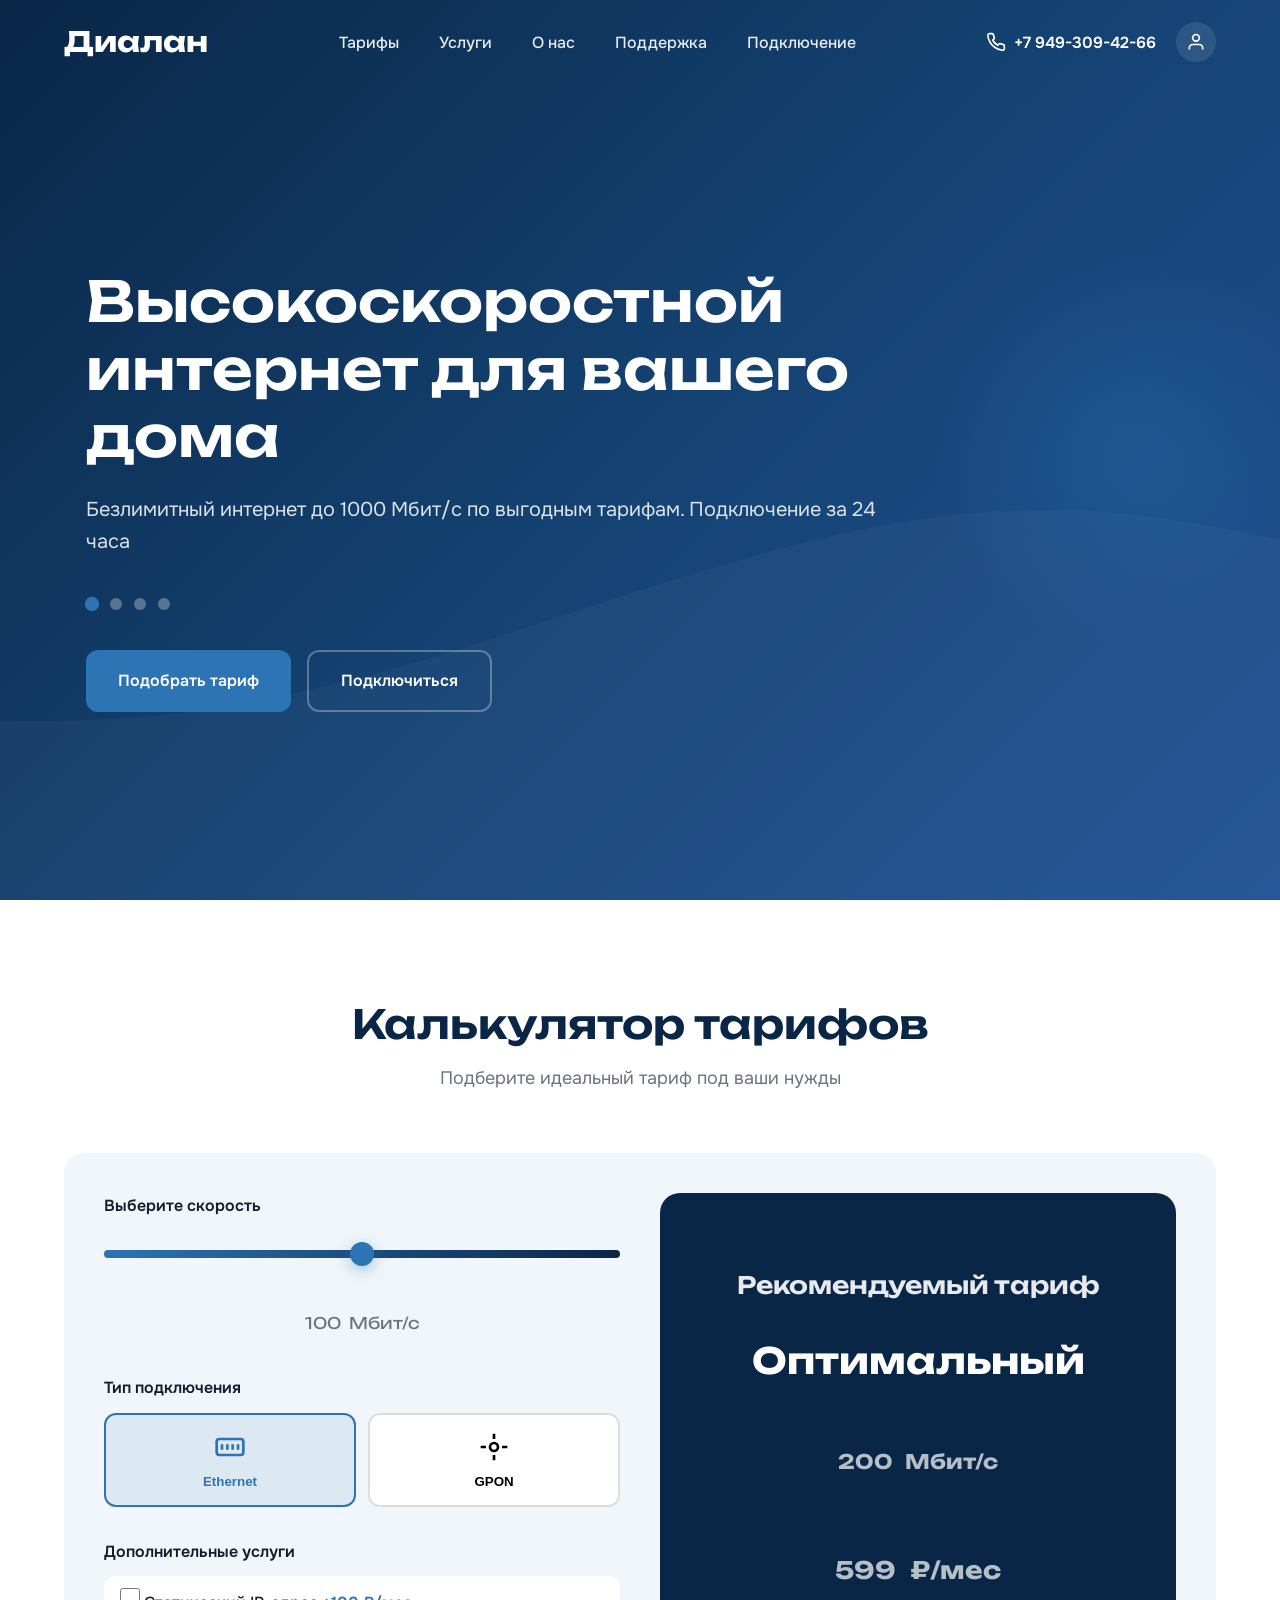
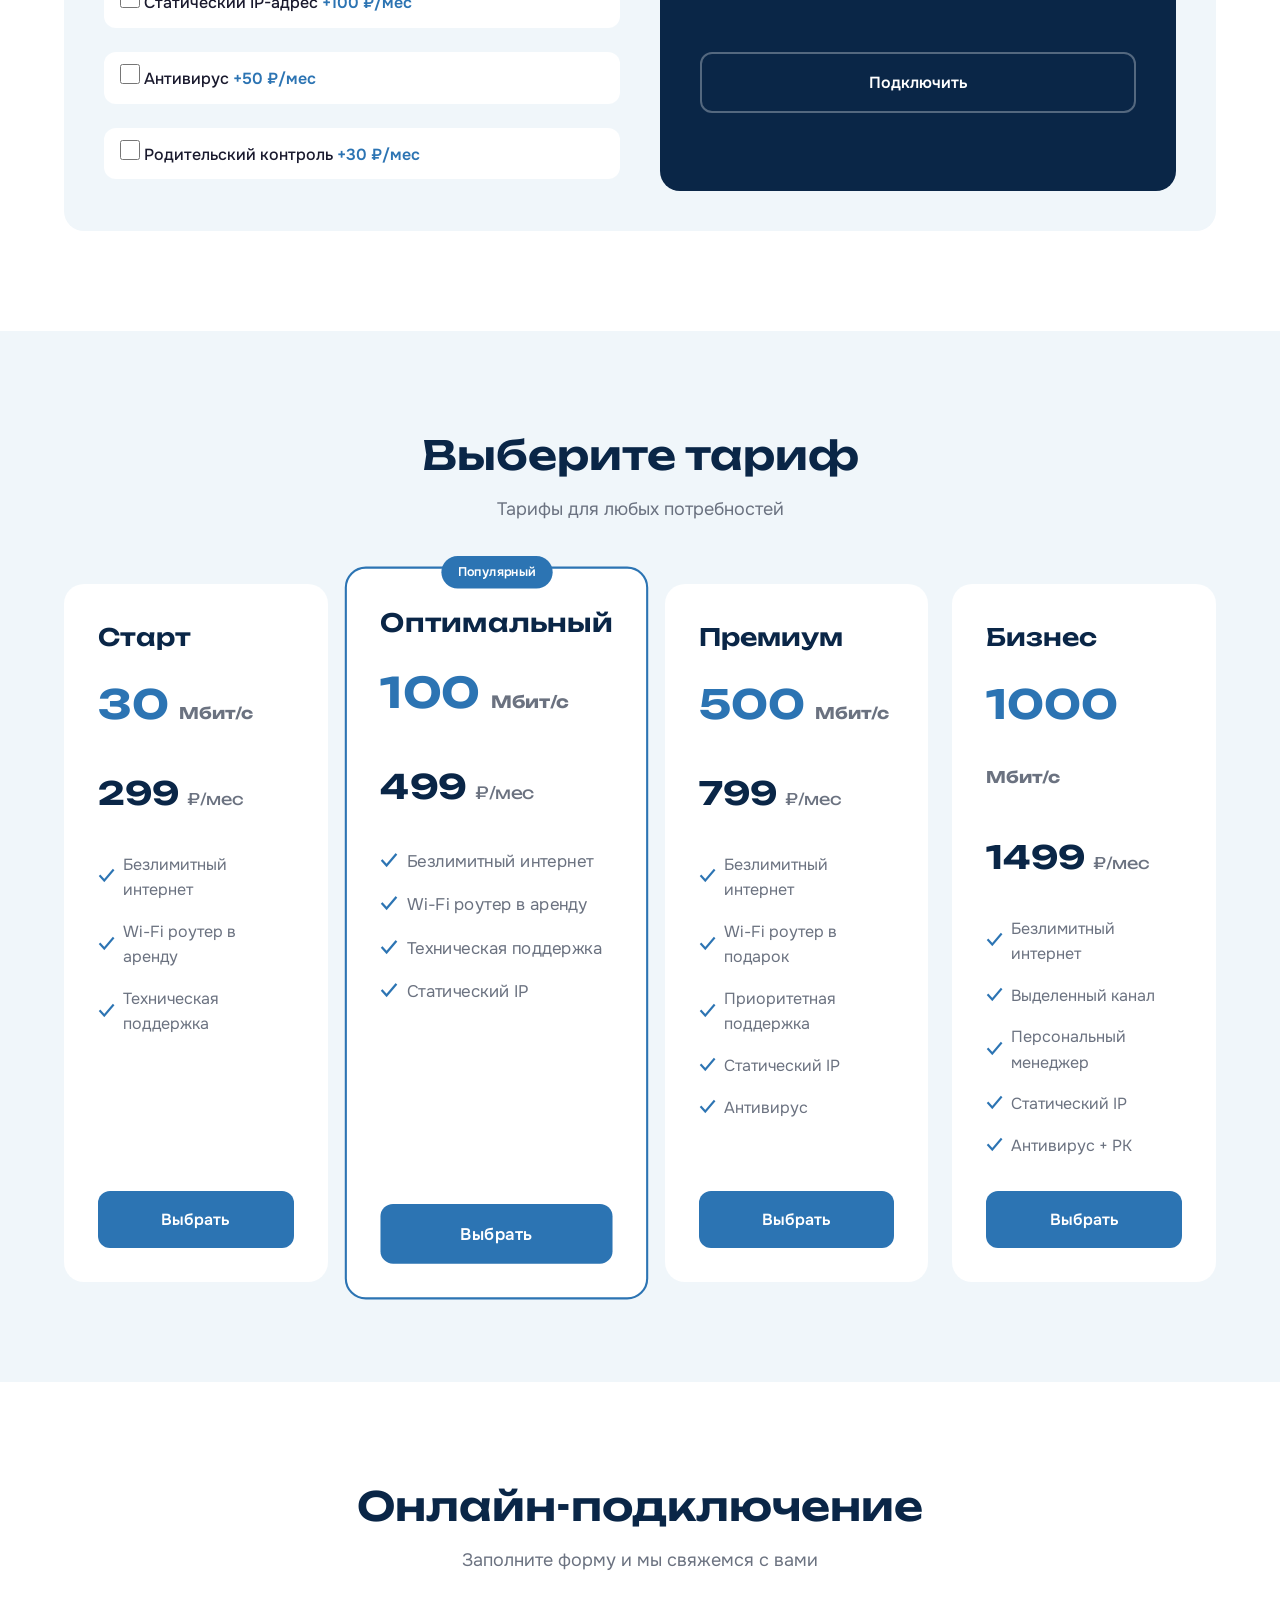
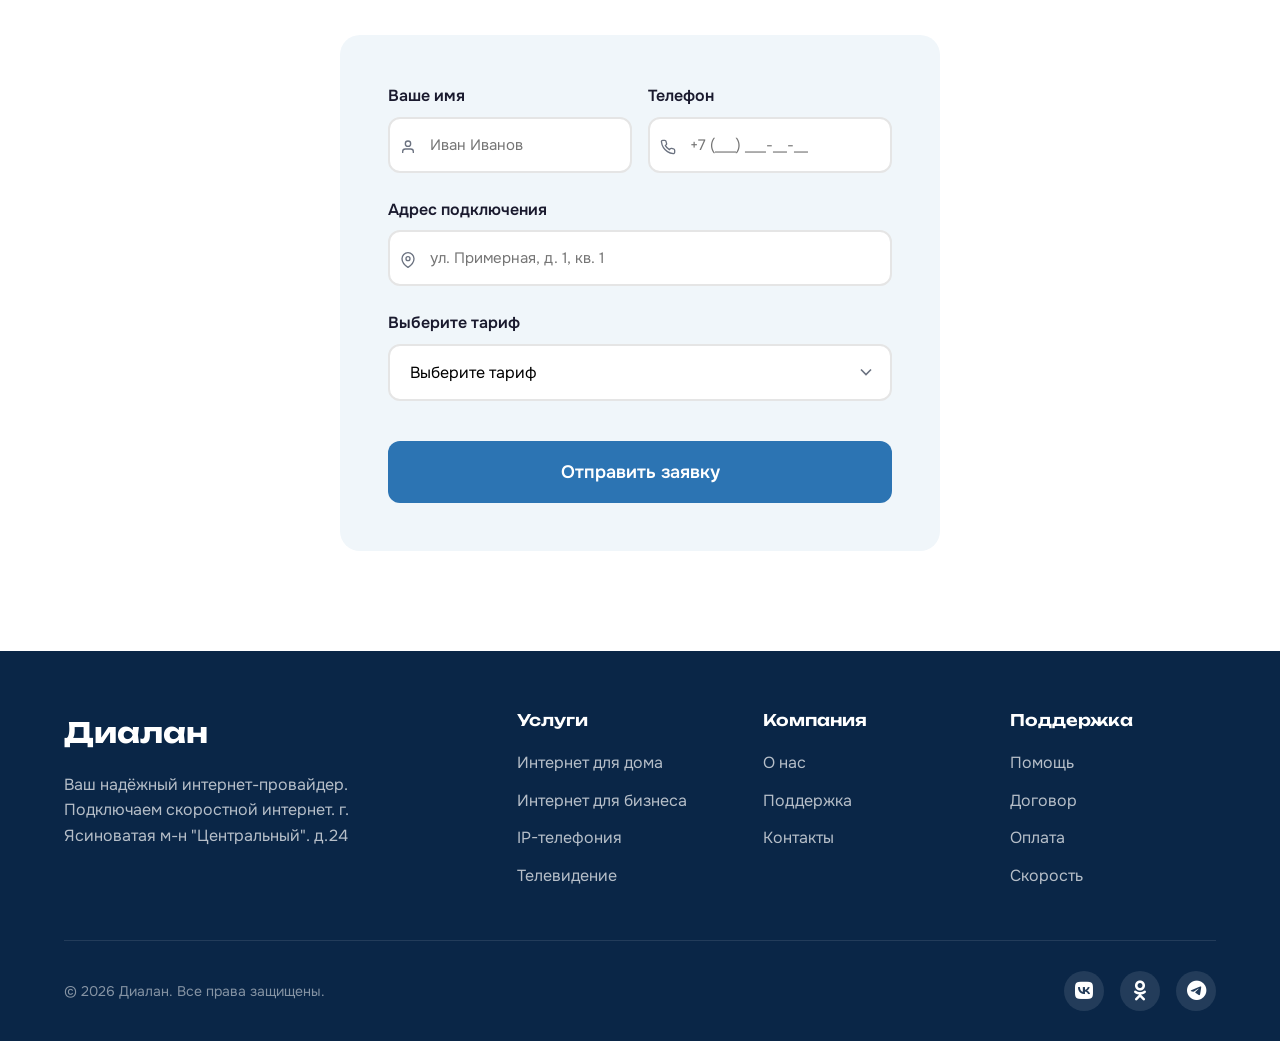
<file: index.html>
<!DOCTYPE html>
<html lang="ru">
<head>
    <meta charset="UTF-8">
    <meta name="viewport" content="width=device-width, initial-scale=1.0">
    <title>Диалан - Интернет провайдер</title>
    <link rel="preconnect" href="https://fonts.googleapis.com">
    <link rel="preconnect" href="https://fonts.gstatic.com" crossorigin>
    <link href="https://fonts.googleapis.com/css2?family=Onest:wght@400;500;600;700&family=Unbounded:wght@400;500;600;700&display=swap" rel="stylesheet">
    <link rel="stylesheet" href="https://cdnjs.cloudflare.com/ajax/libs/font-awesome/6.5.1/css/all.min.css">
    <link rel="stylesheet" href="styles.css">
</head>
<body>
    <header>
        <div class="container">
            <a href="#" class="logo">Диалан</a>
            <nav>
                <a href="index.html#tariffs">Тарифы</a>
                <a href="services.html">Услуги</a>
                <a href="about.html">О нас</a>
                <a href="support.html">Поддержка</a>
                <a href="index.html#connection">Подключение</a>
            </nav>
            <div class="header-right">
                <a href="tel:+79493094266" class="phone">
                    <svg viewBox="0 0 24 24" fill="none" stroke="currentColor" stroke-width="2">
                        <path d="M22 16.92v3a2 2 0 0 1-2.18 2 19.79 19.79 0 0 1-8.63-3.07 19.5 19.5 0 0 1-6-6 19.79 19.79 0 0 1-3.07-8.67A2 2 0 0 1 4.11 2h3a2 2 0 0 1 2 1.72 12.84 12.84 0 0 0 .7 2.81 2 2 0 0 1-.45 2.11L8.09 9.91a16 16 0 0 0 6 6l1.27-1.27a2 2 0 0 1 2.11-.45 12.84 12.84 0 0 0 2.81.7A2 2 0 0 1 22 16.92z"/>
                    </svg>
                    +7 949-309-42-66
                </a>
                <a href="lk.html" class="user-btn">
                    <svg viewBox="0 0 24 24" fill="none" stroke="currentColor" stroke-width="2">
                        <path d="M20 21v-2a4 4 0 0 0-4-4H8a4 4 0 0 0-4 4v2"/>
                        <circle cx="12" cy="7" r="4"/>
                    </svg>
                </a>
            </div>
        </div>
    </header>

    <section class="hero">
        <div class="hero-content">
            <div class="hero-slider">
                <div class="hero-slide active">
                    <h1>Высокоскоростной интернет для вашего дома</h1>
                    <p>Безлимитный интернет до 1000 Мбит/с по выгодным тарифам. Подключение за 24 часа</p>
                </div>
                <div class="hero-slide">
                    <h1>Интернет для геймеров</h1>
                    <p>Стабильный пинг и высокая скорость для онлайн-игр без лагов</p>
                </div>
                <div class="hero-slide">
                    <h1>Работайте из дома без проблем</h1>
                    <p>Надёжное соединение для видеоконференций и удалённой работы</p>
                </div>
                <div class="hero-slide">
                    <h1>Семейный интернет</h1>
                    <p>Безлимит для всех: кино, игры, учёба - всё одновременно</p>
                </div>
            </div>
            <div class="slider-dots">
                <span class="slider-dot active" data-slide="0"></span>
                <span class="slider-dot" data-slide="1"></span>
                <span class="slider-dot" data-slide="2"></span>
                <span class="slider-dot" data-slide="3"></span>
            </div>
            <div class="hero-buttons">
                <a href="#calculator" class="btn btn-primary">Подобрать тариф</a>
                <a href="#connection" class="btn btn-secondary">Подключиться</a>
            </div>
        </div>
        <div class="hero-visual"></div>
    </section>

    <section class="calculator" id="calculator">
        <div class="container">
            <div class="section-header">
                <h2>Калькулятор тарифов</h2>
                <p>Подберите идеальный тариф под ваши нужды</p>
            </div>
            <div class="calculator-wrapper">
                <div class="calc-controls">
                    <div class="calc-group">
                        <label>Выберите скорость</label>
                        <div class="slider-container">
                            <input type="range" class="slider" id="speedSlider" min="0" max="6" value="3">
                        </div>
                        <div class="slider-value"><span id="speedValue">100</span> <span>Мбит/с</span></div>
                    </div>
                    <div class="calc-group">
                        <label>Тип подключения</label>
                        <div class="connection-type">
                            <button class="type-btn active" data-type="ethernet">
                                <svg viewBox="0 0 24 24" fill="none" stroke="currentColor" stroke-width="2">
                                    <rect x="2" y="6" width="20" height="12" rx="2"/>
                                    <path d="M6 10v4M10 10v4M14 10v4M18 10v4"/>
                                </svg>
                                <span>Ethernet</span>
                            </button>
                            <button class="type-btn" data-type="gpon">
                                <svg viewBox="0 0 24 24" fill="none" stroke="currentColor" stroke-width="2">
                                    <circle cx="12" cy="12" r="3"/>
                                    <path d="M12 2v4M12 18v4M2 12h4M18 12h4"/>
                                </svg>
                                <span>GPON</span>
                            </button>
                        </div>
                    </div>
                    <div class="calc-group">
                        <label>Дополнительные услуги</label>
                        <div class="add-services">
                            <label class="checkbox-item">
                                <input type="checkbox" id="staticIp" value="100">
                                <span>Статический IP-адрес</span>
                                <span class="price">+100 ₽/мес</span>
                            </label>
                            <label class="checkbox-item">
                                <input type="checkbox" id="antivirus" value="50">
                                <span>Антивирус</span>
                                <span class="price">+50 ₽/мес</span>
                            </label>
                            <label class="checkbox-item">
                                <input type="checkbox" id="parentControl" value="30">
                                <span>Родительский контроль</span>
                                <span class="price">+30 ₽/мес</span>
                            </label>
                        </div>
                    </div>
                </div>
                <div class="calc-result">
                    <h3>Рекомендуемый тариф</h3>
                    <div class="recommended-tariff" id="recommendedTariff">Оптимальный</div>
                    <div class="tariff-speed"><span id="resultSpeed">100</span> <span>Мбит/с</span></div>
                    <div class="total-price"><span id="totalPrice">599</span> <span>₽/мес</span></div>
                    <a href="#connection" class="btn btn-secondary" onclick="selectTariff()">Подключить</a>
                </div>
            </div>
        </div>
    </section>

    <section class="tariffs" id="tariffs">
        <div class="container">
            <div class="section-header">
                <h2>Выберите тариф</h2>
                <p>Тарифы для любых потребностей</p>
            </div>
            <div class="tariffs-grid">
                <div class="tariff-card">
                    <div class="tariff-name">Старт</div>
                    <div class="tariff-speed-card">30 <span>Мбит/с</span></div>
                    <div class="tariff-price">299 <span>₽/мес</span></div>
                    <ul class="tariff-features">
                        <li>Безлимитный интернет</li>
                        <li>Wi-Fi роутер в аренду</li>
                        <li>Техническая поддержка</li>
                    </ul>
                    <a href="#connection" class="btn btn-primary" onclick="setTariff('Старт', 30, 299)">Выбрать</a>
                </div>
                <div class="tariff-card popular">
                    <div class="tariff-name">Оптимальный</div>
                    <div class="tariff-speed-card">100 <span>Мбит/с</span></div>
                    <div class="tariff-price">499 <span>₽/мес</span></div>
                    <ul class="tariff-features">
                        <li>Безлимитный интернет</li>
                        <li>Wi-Fi роутер в аренду</li>
                        <li>Техническая поддержка</li>
                        <li>Статический IP</li>
                    </ul>
                    <a href="#connection" class="btn btn-primary" onclick="setTariff('Оптимальный', 100, 499)">Выбрать</a>
                </div>
                <div class="tariff-card">
                    <div class="tariff-name">Премиум</div>
                    <div class="tariff-speed-card">500 <span>Мбит/с</span></div>
                    <div class="tariff-price">799 <span>₽/мес</span></div>
                    <ul class="tariff-features">
                        <li>Безлимитный интернет</li>
                        <li>Wi-Fi роутер в подарок</li>
                        <li>Приоритетная поддержка</li>
                        <li>Статический IP</li>
                        <li>Антивирус</li>
                    </ul>
                    <a href="#connection" class="btn btn-primary" onclick="setTariff('Премиум', 500, 799)">Выбрать</a>
                </div>
                <div class="tariff-card">
                    <div class="tariff-name">Бизнес</div>
                    <div class="tariff-speed-card">1000 <span>Мбит/с</span></div>
                    <div class="tariff-price">1499 <span>₽/мес</span></div>
                    <ul class="tariff-features">
                        <li>Безлимитный интернет</li>
                        <li>Выделенный канал</li>
                        <li>Персональный менеджер</li>
                        <li>Статический IP</li>
                        <li>Антивирус + РК</li>
                    </ul>
                    <a href="#connection" class="btn btn-primary" onclick="setTariff('Бизнес', 1000, 1499)">Выбрать</a>
                </div>
            </div>
        </div>
    </section>

    <section class="connection" id="connection">
        <div class="container">
            <div class="section-header">
                <h2>Онлайн-подключение</h2>
                <p>Заполните форму и мы свяжемся с вами</p>
            </div>
            <form class="connection-form" id="connectionForm">
                <div class="form-row">
                    <div class="form-group">
                        <label for="name">Ваше имя</label>
                        <div class="input-wrapper">
                            <input type="text" id="name" name="name" placeholder="Иван Иванов">
                            <span class="input-icon">
                                <svg viewBox="0 0 24 24" fill="none" stroke="currentColor" stroke-width="2">
                                    <path d="M20 21v-2a4 4 0 0 0-4-4H8a4 4 0 0 0-4 4v2"/>
                                    <circle cx="12" cy="7" r="4"/>
                                </svg>
                            </span>
                            <span class="valid-icon">
                                <svg viewBox="0 0 24 24" fill="none" stroke="currentColor" stroke-width="2">
                                    <path d="M20 6L9 17l-5-5"/>
                                </svg>
                            </span>
                        </div>
                        <span class="error-message">Пожалуйста, введите имя</span>
                    </div>
                    <div class="form-group">
                        <label for="phone">Телефон</label>
                        <div class="input-wrapper">
                            <input type="tel" id="phone" name="phone" placeholder="+7 (___) ___-__-__">
                            <span class="input-icon">
                                <svg viewBox="0 0 24 24" fill="none" stroke="currentColor" stroke-width="2">
                                    <path d="M22 16.92v3a2 2 0 0 1-2.18 2 19.79 19.79 0 0 1-8.63-3.07 19.5 19.5 0 0 1-6-6 19.79 19.79 0 0 1-3.07-8.67A2 2 0 0 1 4.11 2h3a2 2 0 0 1 2 1.72 12.84 12.84 0 0 0 .7 2.81 2 2 0 0 1-.45 2.11L8.09 9.91a16 16 0 0 0 6 6l1.27-1.27a2 2 0 0 1 2.11-.45 12.84 12.84 0 0 0 2.81.7A2 2 0 0 1 22 16.92z"/>
                                </svg>
                            </span>
                            <span class="valid-icon">
                                <svg viewBox="0 0 24 24" fill="none" stroke="currentColor" stroke-width="2">
                                    <path d="M20 6L9 17l-5-5"/>
                                </svg>
                            </span>
                        </div>
                        <span class="error-message">Пожалуйста, введите телефон</span>
                    </div>
                </div>
                <div class="form-group">
                    <label for="address">Адрес подключения</label>
                    <div class="input-wrapper">
                        <input type="text" id="address" name="address" placeholder="ул. Примерная, д. 1, кв. 1">
                        <span class="input-icon">
                            <svg viewBox="0 0 24 24" fill="none" stroke="currentColor" stroke-width="2">
                                <path d="M21 10c0 7-9 13-9 13s-9-6-9-13a9 9 0 0 1 18 0z"/>
                                <circle cx="12" cy="10" r="3"/>
                            </svg>
                        </span>
                        <span class="valid-icon">
                            <svg viewBox="0 0 24 24" fill="none" stroke="currentColor" stroke-width="2">
                                <path d="M20 6L9 17l-5-5"/>
                            </svg>
                        </span>
                    </div>
                    <span class="error-message">Пожалуйста, введите адрес</span>
                </div>
                <div class="form-group">
                    <label for="tariff">Выберите тариф</label>
                    <div class="select-wrapper">
                        <select id="tariff" name="tariff">
                            <option value="">Выберите тариф</option>
                            <option value="start">Старт - 30 Мбит/с - 299 ₽</option>
                            <option value="optimal">Оптимальный - 100 Мбит/с - 499 ₽</option>
                            <option value="premium">Премиум - 500 Мбит/с - 799 ₽</option>
                            <option value="business">Бизнес - 1000 Мбит/с - 1499 ₽</option>
                        </select>
                        <span class="select-icon">
                            <svg viewBox="0 0 24 24" fill="none" stroke="currentColor" stroke-width="2">
                                <polyline points="6,9 12,15 18,9"/>
                            </svg>
                        </span>
                    </div>
                    <span class="error-message">Пожалуйста, выберите тариф</span>
                </div>
                <button type="submit" class="btn btn-primary">
                    <span class="btn-text">Отправить заявку</span>
                    <span class="btn-loader">
                        <svg viewBox="0 0 24 24" fill="none" stroke="currentColor" stroke-width="2">
                            <circle cx="12" cy="12" r="10"/>
                        </svg>
                    </span>
                </button>
            </form>
        </div>
    </section>

    <div class="modal" id="successModal">
        <div class="modal-content">
            <div class="modal-icon">
                <svg viewBox="0 0 24 24" fill="none" stroke="currentColor" stroke-width="2">
                    <path d="M20 6L9 17l-5-5"/>
                </svg>
            </div>
            <h3>Заявка отправлена!</h3>
            <p>Мы свяжемся с вами в ближайшее время для подтверждения подключения.</p>
            <button class="btn btn-primary" onclick="closeModal()">Окей</button>
        </div>
    </div>

    <footer>
        <div class="container">
            <div class="footer-grid">
                <div class="footer-brand">
                    <a href="#" class="logo">Диалан</a>
                    <p>Ваш надёжный интернет-провайдер. Подключаем скоростной интернет. г. Ясиноватая м-н "Центральный". д.24</p>
                </div>
                <div class="footer-column">
                    <h4>Услуги</h4>
                    <ul>
                        <li><a href="services.html#home">Интернет для дома</a></li>
                        <li><a href="services.html#business">Интернет для бизнеса</a></li>
                        <li><a href="services.html#phone">IP-телефония</a></li>
                        <li><a href="services.html#tv">Телевидение</a></li>
                    </ul>
                </div>
                <div class="footer-column">
                    <h4>Компания</h4>
                    <ul>
                        <li><a href="about.html">О нас</a></li>
                        <li><a href="support.html">Поддержка</a></li>
                        <li><a href="#">Контакты</a></li>
                    </ul>
                </div>
                <div class="footer-column">
                    <h4>Поддержка</h4>
                    <ul>
                        <li><a href="support.html">Помощь</a></li>
                        <li><a href="support.html#docs">Договор</a></li>
                        <li><a href="support.html#payment">Оплата</a></li>
                        <li><a href="#">Скорость</a></li>
                    </ul>
                </div>
            </div>
            <div class="footer-bottom">
                <p>© <span id="currentYear"></span> Диалан. Все права защищены.</p>
                <div class="social-links">
                    <a href="#" title="ВКонтакте"><i class="fab fa-vk"></i></a>
                    <a href="#" title="Одноклассники"><i class="fab fa-odnoklassniki"></i></a>
                    <a href="#" title="Telegram"><i class="fab fa-telegram"></i></a>
                </div>
            </div>
        </div>
    </footer>

    </script>
    <script src="script.js"></script>
</body>
</html>
</file>
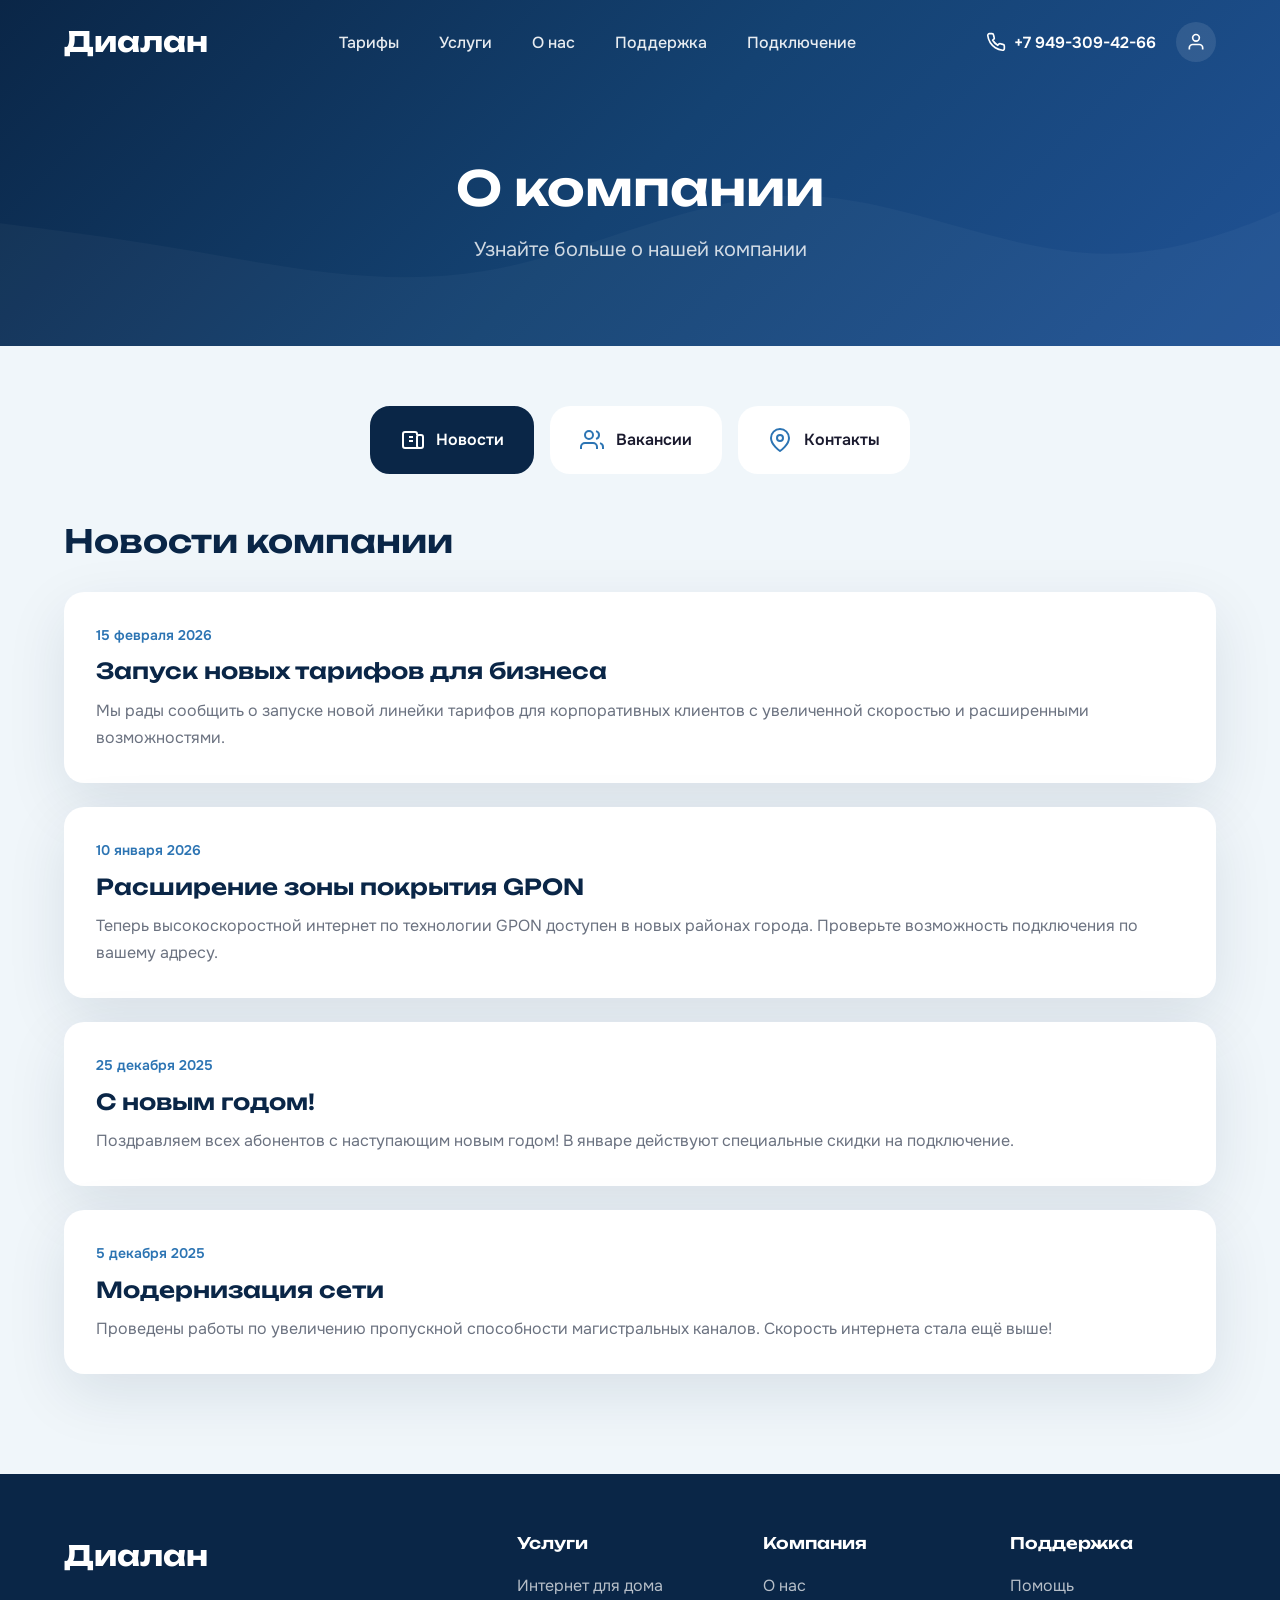
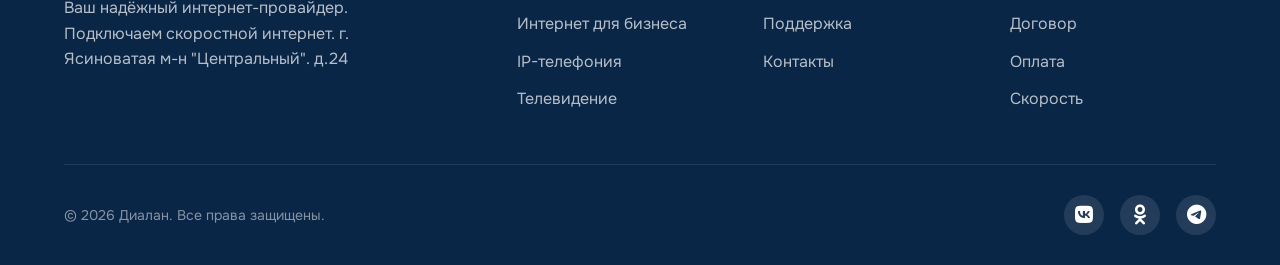
<file: about.html>
<!DOCTYPE html>
<html lang="ru">
<head>
    <meta charset="UTF-8">
    <meta name="viewport" content="width=device-width, initial-scale=1.0">
    <title>О нас - Диалан</title>
    <link rel="preconnect" href="https://fonts.googleapis.com">
    <link rel="preconnect" href="https://fonts.gstatic.com" crossorigin>
    <link href="https://fonts.googleapis.com/css2?family=Onest:wght@400;500;600;700&family=Unbounded:wght@400;500;600;700&display=swap" rel="stylesheet">
    <link rel="stylesheet" href="https://cdnjs.cloudflare.com/ajax/libs/font-awesome/6.5.1/css/all.min.css">
    <link rel="stylesheet" href="styles.css">
    <link rel="stylesheet" href="about.css">
</head>
<body class="about-page">
    <header>
        <div class="container">
            <a href="index.html" class="logo">Диалан</a>
            <nav>
                <a href="index.html#tariffs">Тарифы</a>
                <a href="services.html">Услуги</a>
                <a href="#">О нас</a>
                <a href="support.html">Поддержка</a>
                <a href="index.html#connection">Подключение</a>
            </nav>
            <div class="header-right">
                <a href="tel:+79493094266" class="phone">
                    <svg viewBox="0 0 24 24" fill="none" stroke="currentColor" stroke-width="2">
                        <path d="M22 16.92v3a2 2 0 0 1-2.18 2 19.79 19.79 0 0 1-8.63-3.07 19.5 19.5 0 0 1-6-6 19.79 19.79 0 0 1-3.07-8.67A2 2 0 0 1 4.11 2h3a2 2 0 0 1 2 1.72 12.84 12.84 0 0 0 .7 2.81 2 2 0 0 1-.45 2.11L8.09 9.91a16 16 0 0 0 6 6l1.27-1.27a2 2 0 0 1 2.11-.45 12.84 12.84 0 0 0 2.81.7A2 2 0 0 1 22 16.92z"/>
                    </svg>
                    +7 949-309-42-66
                </a>
                <a href="lk.html" class="user-btn">
                    <svg viewBox="0 0 24 24" fill="none" stroke="currentColor" stroke-width="2">
                        <path d="M20 21v-2a4 4 0 0 0-4-4H8a4 4 0 0 0-4 4v2"/>
                        <circle cx="12" cy="7" r="4"/>
                    </svg>
                </a>
            </div>
        </div>
    </header>

    <section class="page-hero">
        <div class="container">
            <h1>О компании</h1>
            <p>Узнайте больше о нашей компании</p>
        </div>
    </section>

    <section class="page-content">
        <div class="container">
            <div class="tabs-nav">
                <button class="tab-btn active" data-tab="news">
                    <svg viewBox="0 0 24 24" fill="none" stroke="currentColor" stroke-width="2">
                        <path d="M19 20H5a2 2 0 0 1-2-2V6a2 2 0 0 1 2-2h10a2 2 0 0 1 2 2v1m2 13a2 2 0 0 1-2-2V9a2 2 0 0 1 2-2h2a2 2 0 0 1 2 2v9a2 2 0 0 1-2 2h-2z"/>
                        <line x1="9" y1="9" x2="13" y2="9"/>
                        <line x1="9" y1="13" x2="13" y2="13"/>
                    </svg>
                    Новости
                </button>
                <button class="tab-btn" data-tab="vacancies">
                    <svg viewBox="0 0 24 24" fill="none" stroke="currentColor" stroke-width="2">
                        <path d="M17 21v-2a4 4 0 0 0-4-4H5a4 4 0 0 0-4 4v2"/>
                        <circle cx="9" cy="7" r="4"/>
                        <path d="M23 21v-2a4 4 0 0 0-3-3.87"/>
                        <path d="M16 3.13a4 4 0 0 1 0 7.75"/>
                    </svg>
                    Вакансии
                </button>
                <button class="tab-btn" data-tab="contacts">
                    <svg viewBox="0 0 24 24" fill="none" stroke="currentColor" stroke-width="2">
                        <path d="M21 10c0 7-9 13-9 13s-9-6-9-13a9 9 0 0 1 18 0z"/>
                        <circle cx="12" cy="10" r="3"/>
                    </svg>
                    Контакты
                </button>
            </div>

            <div class="tabs-content">
                <div class="tab-pane active" id="news">
                    <h2>Новости компании</h2>
                    <div class="news-list">
                        <article class="news-item">
                            <div class="news-date">15 февраля 2026</div>
                            <h3>Запуск новых тарифов для бизнеса</h3>
                            <p>Мы рады сообщить о запуске новой линейки тарифов для корпоративных клиентов с увеличенной скоростью и расширенными возможностями.</p>
                        </article>
                        <article class="news-item">
                            <div class="news-date">10 января 2026</div>
                            <h3>Расширение зоны покрытия GPON</h3>
                            <p>Теперь высокоскоростной интернет по технологии GPON доступен в новых районах города. Проверьте возможность подключения по вашему адресу.</p>
                        </article>
                        <article class="news-item">
                            <div class="news-date">25 декабря 2025</div>
                            <h3>С новым годом!</h3>
                            <p>Поздравляем всех абонентов с наступающим новым годом! В январе действуют специальные скидки на подключение.</p>
                        </article>
                        <article class="news-item">
                            <div class="news-date">5 декабря 2025</div>
                            <h3>Модернизация сети</h3>
                            <p>Проведены работы по увеличению пропускной способности магистральных каналов. Скорость интернета стала ещё выше!</p>
                        </article>
                    </div>
                </div>

                <div class="tab-pane" id="vacancies">
                    <h2>Вакансии</h2>
                    <p class="vacancies-intro">Присоединяйтесь к нашей команде! Мы всегда ищем талантливых специалистов.</p>
                    <div class="vacancies-list">
                        <div class="vacancy-card">
                            <h3>Специалист технической поддержки</h3>
                            <div class="vacancy-details">
                                <span><i class="fas fa-map-marker-alt"></i> г. Ясиноватая</span>
                                <span><i class="fas fa-clock"></i> Полная занятость</span>
                            </div>
                            <p>Консультирование клиентов по техническим вопросам, настройка оборудования, решение проблем с подключением.</p>
                            <ul>
                                <li>Опыт работы в технической поддержке</li>
                                <li>Знание сетевых технологий</li>
                                <li>Коммуникабельность</li>
                            </ul>
                            <a href="index.html#connection" class="btn btn-primary">Откликнуться</a>
                        </div>
                        <div class="vacancy-card">
                            <h3>Монтажник-связист</h3>
                            <div class="vacancy-details">
                                <span><i class="fas fa-map-marker-alt"></i> г. Ясиноватая</span>
                                <span><i class="fas fa-clock"></i> Полная занятость</span>
                            </div>
                            <p>Монтаж и настройка абонентского оборудования, прокладка кабеля, подключение новых абонентов.</p>
                            <ul>
                                <li>Опыт монтажных работ</li>
                                <li>Навыки работы с инструментом</li>
                                <li>Водительское удостоверение</li>
                            </ul>
                            <a href="index.html#connection" class="btn btn-primary">Откликнуться</a>
                        </div>
                        <div class="vacancy-card">
                            <h3>Менеджер по работе с клиентами</h3>
                            <div class="vacancy-details">
                                <span><i class="fas fa-map-marker-alt"></i> г. Ясиноватая</span>
                                <span><i class="fas fa-clock"></i> Полная занятость</span>
                            </div>
                            <p>Приём заявок, консультирование по тарифам, сопровождение клиентов.</p>
                            <ul>
                                <li>Опыт работы в продажах</li>
                                <li>Грамотная речь</li>
                                <li>Уверенный пользователь ПК</li>
                            </ul>
                            <a href="index.html#connection" class="btn btn-primary">Откликнуться</a>
                        </div>
                    </div>
                </div>

                <div class="tab-pane" id="contacts">
                    <h2>Контакты</h2>
                    <div class="contacts-grid">
                        <div class="contact-card">
                            <div class="contact-icon">
                                <svg viewBox="0 0 24 24" fill="none" stroke="currentColor" stroke-width="2">
                                    <path d="M21 10c0 7-9 13-9 13s-9-6-9-13a9 9 0 0 1 18 0z"/>
                                    <circle cx="12" cy="10" r="3"/>
                                </svg>
                            </div>
                            <h3>Адрес</h3>
                            <p>г. Ясиноватая<br>м-н "Центральный", д. 24</p>
                        </div>
                        <div class="contact-card">
                            <div class="contact-icon">
                                <svg viewBox="0 0 24 24" fill="none" stroke="currentColor" stroke-width="2">
                                    <path d="M22 16.92v3a2 2 0 0 1-2.18 2 19.79 19.79 0 0 1-8.63-3.07 19.5 19.5 0 0 1-6-6 19.79 19.79 0 0 1-3.07-8.67A2 2 0 0 1 4.11 2h3a2 2 0 0 1 2 1.72 12.84 12.84 0 0 0 .7 2.81 2 2 0 0 1-.45 2.11L8.09 9.91a16 16 0 0 0 6 6l1.27-1.27a2 2 0 0 1 2.11-.45 12.84 12.84 0 0 0 2.81.7A2 2 0 0 1 22 16.92z"/>
                                </svg>
                            </div>
                            <h3>Телефон</h3>
                            <p>+7 949-309-42-66<br>+7 949-309-42-67</p>
                            <a href="tel:+79493094266" class="contact-link">Позвонить</a>
                        </div>
                        <div class="contact-card">
                            <div class="contact-icon">
                                <svg viewBox="0 0 24 24" fill="none" stroke="currentColor" stroke-width="2">
                                    <path d="M4 4h16c1.1 0 2 .9 2 2v12c0 1.1-.9 2-2 2H4c-1.1 0-2-.9-2-2V6c0-1.1.9-2 2-2z"/>
                                    <polyline points="22,6 12,13 2,6"/>
                                </svg>
                            </div>
                            <h3>Email</h3>
                            <p>info@dialan.ru<br>support@dialan.ru</p>
                            <a href="mailto:info@dialan.ru" class="contact-link">Написать</a>
                        </div>
                        <div class="contact-card">
                            <div class="contact-icon">
                                <svg viewBox="0 0 24 24" fill="none" stroke="currentColor" stroke-width="2">
                                    <circle cx="12" cy="12" r="10"/>
                                    <polyline points="12,6 12,12 16,14"/>
                                </svg>
                            </div>
                            <h3>Время работы</h3>
                            <p>Офис: Пн-Пт 9:00-18:00<br>Техподдержка: 24/7</p>
                        </div>
                    </div>
                    <div class="map-container">
                        <iframe src="https://yandex.ru/map-widget/v1/?text=Донецкая%20область,%20Ясиноватая,%20м-н%20Центральный,%2024&z=16&ll=37.9588%2C48.1225" width="100%" height="400" frameborder="0" allowfullscreen="true" style="position:relative; border-radius: 20px;"></iframe>
                    </div>
                </div>
            </div>
        </div>
    </section>

    <footer>
        <div class="container">
            <div class="footer-grid">
                <div class="footer-brand">
                    <a href="index.html" class="logo">Диалан</a>
                    <p>Ваш надёжный интернет-провайдер. Подключаем скоростной интернет. г. Ясиноватая м-н "Центральный". д.24</p>
                </div>
                <div class="footer-column">
                    <h4>Услуги</h4>
                    <ul>
                        <li><a href="services.html#home">Интернет для дома</a></li>
                        <li><a href="services.html#business">Интернет для бизнеса</a></li>
                        <li><a href="services.html#phone">IP-телефония</a></li>
                        <li><a href="services.html#tv">Телевидение</a></li>
                    </ul>
                </div>
                <div class="footer-column">
                    <h4>Компания</h4>
                    <ul>
                        <li><a href="about.html">О нас</a></li>
                        <li><a href="support.html">Поддержка</a></li>
                        <li><a href="#">Контакты</a></li>
                    </ul>
                </div>
                <div class="footer-column">
                    <h4>Поддержка</h4>
                    <ul>
                        <li><a href="support.html">Помощь</a></li>
                        <li><a href="support.html#docs">Договор</a></li>
                        <li><a href="support.html#payment">Оплата</a></li>
                        <li><a href="#">Скорость</a></li>
                    </ul>
                </div>
            </div>
            <div class="footer-bottom">
                <p>&copy; <span id="currentYear"></span> Диалан. Все права защищены.</p>
                <div class="social-links">
                    <a href="#" title="ВКонтакте"><i class="fab fa-vk"></i></a>
                    <a href="#" title="Одноклассники"><i class="fab fa-odnoklassniki"></i></a>
                    <a href="#" title="Telegram"><i class="fab fa-telegram"></i></a>
                </div>
            </div>
        </div>
    </footer>

    <script src="script.js"></script>
    <script>
        const tabBtns = document.querySelectorAll('.tab-btn');
        const tabPanes = document.querySelectorAll('.tab-pane');

        tabBtns.forEach(btn => {
            btn.addEventListener('click', () => {
                const tabId = btn.dataset.tab;
                
                tabBtns.forEach(b => b.classList.remove('active'));
                tabPanes.forEach(p => p.classList.remove('active'));
                
                btn.classList.add('active');
                document.getElementById(tabId).classList.add('active');
            });
        });

        const hash = window.location.hash.substring(1);
        if (hash) {
            const targetBtn = document.querySelector(`[data-tab="${hash}"]`);
            if (targetBtn) {
                targetBtn.click();
            }
        }
    </script>
</body>
</html>
</file>
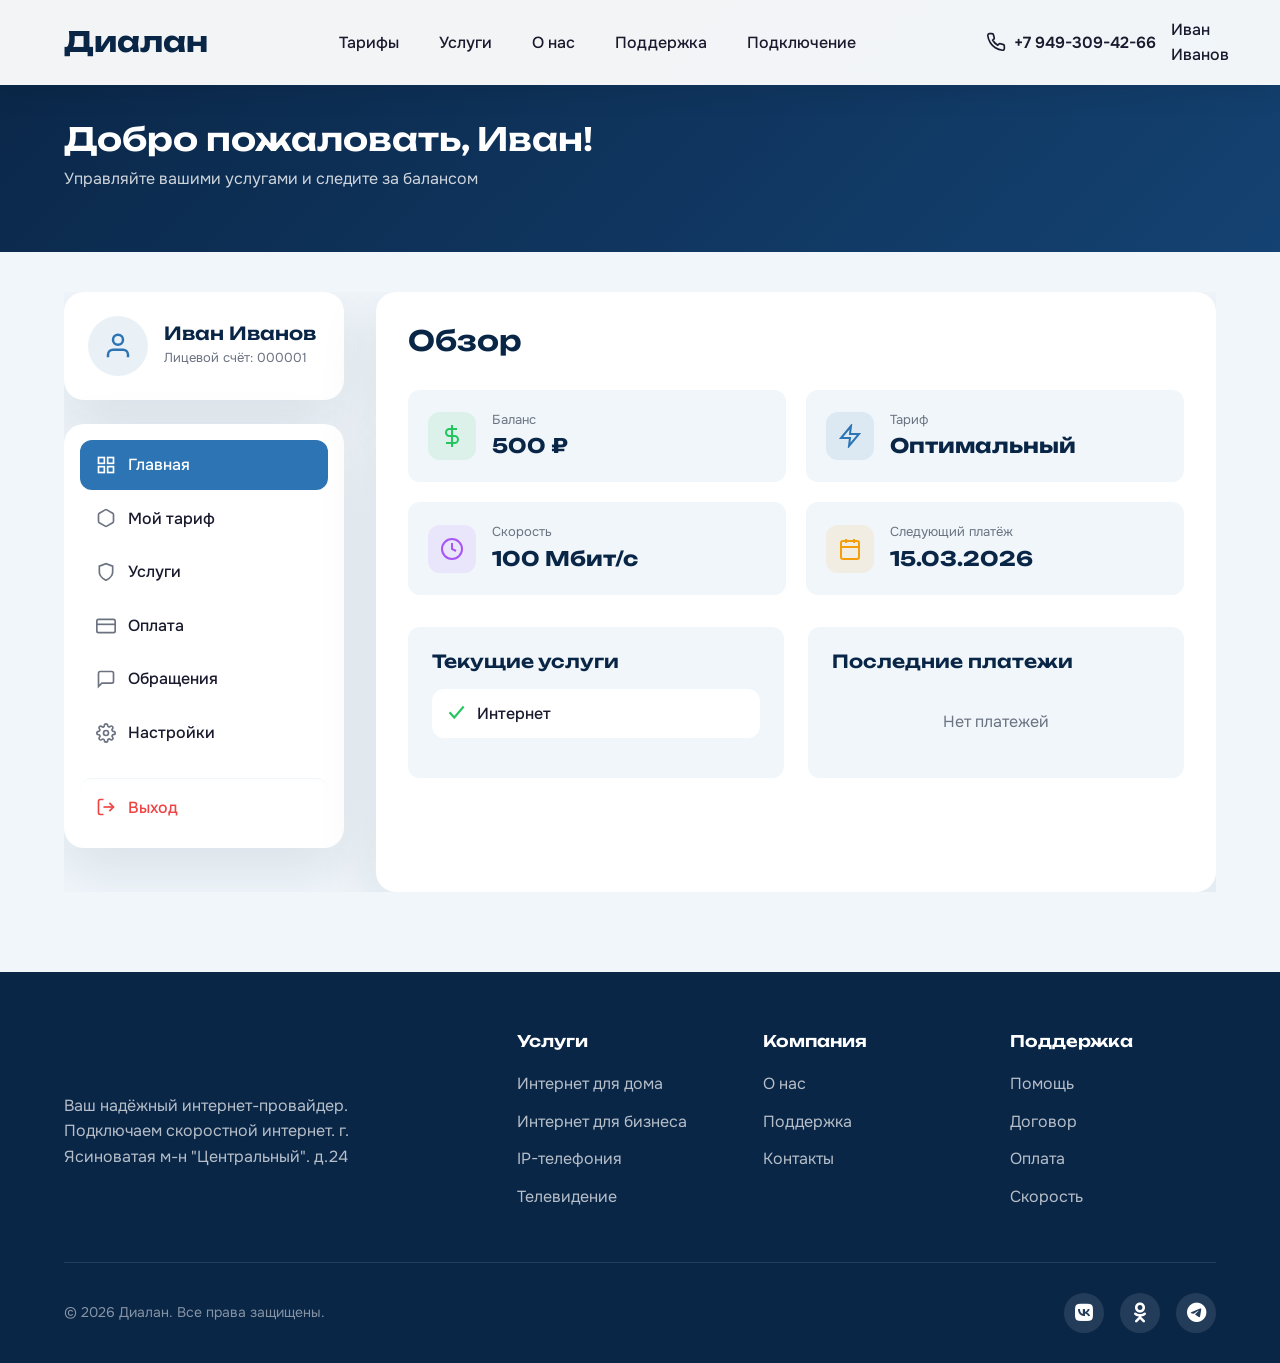
<file: lk.html>
<!DOCTYPE html>
<html lang="ru">
<head>
    <meta charset="UTF-8">
    <meta name="viewport" content="width=device-width, initial-scale=1.0">
    <title>Личный кабинет - Диалан</title>
    <link rel="preconnect" href="https://fonts.googleapis.com">
    <link rel="preconnect" href="https://fonts.gstatic.com" crossorigin>
    <link href="https://fonts.googleapis.com/css2?family=Onest:wght@400;500;600;700&family=Unbounded:wght@400;500;600;700&display=swap" rel="stylesheet">
    <link rel="stylesheet" href="https://cdnjs.cloudflare.com/ajax/libs/font-awesome/6.5.1/css/all.min.css">
    <link rel="stylesheet" href="styles.css">
    <link rel="stylesheet" href="lk.css">
</head>
<body class="lk-page">
    <header>
        <div class="container">
            <a href="index.html" class="logo">Диалан</a>
            <nav>
                <a href="index.html#tariffs">Тарифы</a>
                <a href="services.html">Услуги</a>
                <a href="about.html">О нас</a>
                <a href="support.html">Поддержка</a>
                <a href="index.html#connection">Подключение</a>
            </nav>
            <div class="header-right">
                <a href="tel:+79493094266" class="phone">
                    <svg viewBox="0 0 24 24" fill="none" stroke="currentColor" stroke-width="2">
                        <path d="M22 16.92v3a2 2 0 0 1-2.18 2 19.79 19.79 0 0 1-8.63-3.07 19.5 19.5 0 0 1-6-6 19.79 19.79 0 0 1-3.07-8.67A2 2 0 0 1 4.11 2h3a2 2 0 0 1 2 1.72 12.84 12.84 0 0 0 .7 2.81 2 2 0 0 1-.45 2.11L8.09 9.91a16 16 0 0 0 6 6l1.27-1.27a2 2 0 0 1 2.11-.45 12.84 12.84 0 0 0 2.81.7A2 2 0 0 1 22 16.92z"/>
                    </svg>
                    +7 949-309-42-66
                </a>
                <a href="lk.html" class="user-btn">
                    <svg viewBox="0 0 24 24" fill="none" stroke="currentColor" stroke-width="2">
                        <path d="M20 21v-2a4 4 0 0 0-4-4H8a4 4 0 0 0-4 4v2"/>
                        <circle cx="12" cy="7" r="4"/>
                    </svg>
                    <span id="userName">Абонент</span>
                </a>
            </div>
        </div>
    </header>

    <section class="lk-hero">
        <div class="container">
            <div class="user-welcome">
                <h1>Добро пожаловать, <span id="welcomeName">Абонент</span>!</h1>
                <p>Управляйте вашими услугами и следите за балансом</p>
            </div>
        </div>
    </section>

    <section class="lk-content">
        <div class="container">
            <div class="lk-grid">
                <div class="lk-sidebar">
                    <div class="user-card">
                        <div class="user-avatar">
                            <svg viewBox="0 0 24 24" fill="none" stroke="currentColor" stroke-width="2">
                                <path d="M20 21v-2a4 4 0 0 0-4-4H8a4 4 0 0 0-4 4v2"/>
                                <circle cx="12" cy="7" r="4"/>
                            </svg>
                        </div>
                        <div class="user-info">
                            <h3 id="sidebarName">Абонент</h3>
                            <p>Лицевой счёт: <span id="accountNumber">000001</span></p>
                        </div>
                    </div>
                    <nav class="lk-nav">
                        <a href="#" class="active" data-section="dashboard">
                            <svg viewBox="0 0 24 24" fill="none" stroke="currentColor" stroke-width="2">
                                <rect x="3" y="3" width="7" height="7"/>
                                <rect x="14" y="3" width="7" height="7"/>
                                <rect x="14" y="14" width="7" height="7"/>
                                <rect x="3" y="14" width="7" height="7"/>
                            </svg>
                            Главная
                        </a>
                        <a href="#" data-section="tariff">
                            <svg viewBox="0 0 24 24" fill="none" stroke="currentColor" stroke-width="2">
                                <path d="M21 16V8a2 2 0 0 0-1-1.73l-7-4a2 2 0 0 0-2 0l-7 4A2 2 0 0 0 3 8v8a2 2 0 0 0 1 1.73l7 4a2 2 0 0 0 2 0l7-4A2 2 0 0 0 21 16z"/>
                            </svg>
                            Мой тариф
                        </a>
                        <a href="#" data-section="services">
                            <svg viewBox="0 0 24 24" fill="none" stroke="currentColor" stroke-width="2">
                                <path d="M12 22s8-4 8-10V5l-8-3-8 3v7c0 6 8 10 8 10z"/>
                            </svg>
                            Услуги
                        </a>
                        <a href="#" data-section="payment">
                            <svg viewBox="0 0 24 24" fill="none" stroke="currentColor" stroke-width="2">
                                <rect x="1" y="4" width="22" height="16" rx="2" ry="2"/>
                                <line x1="1" y1="10" x2="23" y2="10"/>
                            </svg>
                            Оплата
                        </a>
                        <a href="#" data-section="tickets">
                            <svg viewBox="0 0 24 24" fill="none" stroke="currentColor" stroke-width="2">
                                <path d="M21 15a2 2 0 0 1-2 2H7l-4 4V5a2 2 0 0 1 2-2h14a2 2 0 0 1 2 2z"/>
                            </svg>
                            Обращения
                        </a>
                        <a href="#" data-section="settings">
                            <svg viewBox="0 0 24 24" fill="none" stroke="currentColor" stroke-width="2">
                                <circle cx="12" cy="12" r="3"/>
                                <path d="M19.4 15a1.65 1.65 0 0 0 .33 1.82l.06.06a2 2 0 0 1 0 2.83 2 2 0 0 1-2.83 0l-.06-.06a1.65 1.65 0 0 0-1.82-.33 1.65 1.65 0 0 0-1 1.51V21a2 2 0 0 1-2 2 2 2 0 0 1-2-2v-.09A1.65 1.65 0 0 0 9 19.4a1.65 1.65 0 0 0-1.82.33l-.06.06a2 2 0 0 1-2.83 0 2 2 0 0 1 0-2.83l.06-.06a1.65 1.65 0 0 0 .33-1.82 1.65 1.65 0 0 0-1.51-1H3a2 2 0 0 1-2-2 2 2 0 0 1 2-2h.09A1.65 1.65 0 0 0 4.6 9a1.65 1.65 0 0 0-.33-1.82l-.06-.06a2 2 0 0 1 0-2.83 2 2 0 0 1 2.83 0l.06.06a1.65 1.65 0 0 0 1.82.33H9a1.65 1.65 0 0 0 1-1.51V3a2 2 0 0 1 2-2 2 2 0 0 1 2 2v.09a1.65 1.65 0 0 0 1 1.51 1.65 1.65 0 0 0 1.82-.33l.06-.06a2 2 0 0 1 2.83 0 2 2 0 0 1 0 2.83l-.06.06a1.65 1.65 0 0 0-.33 1.82V9a1.65 1.65 0 0 0 1.51 1H21a2 2 0 0 1 2 2 2 2 0 0 1-2 2h-.09a1.65 1.65 0 0 0-1.51 1z"/>
                            </svg>
                            Настройки
                        </a>
                        <a href="index.html" class="logout">
                            <svg viewBox="0 0 24 24" fill="none" stroke="currentColor" stroke-width="2">
                                <path d="M9 21H5a2 2 0 0 1-2-2V5a2 2 0 0 1 2-2h4"/>
                                <polyline points="16,17 21,12 16,7"/>
                                <line x1="21" y1="12" x2="9" y2="12"/>
                            </svg>
                            Выход
                        </a>
                    </nav>
                </div>

                <div class="lk-main">
                    <div class="lk-section active" id="dashboard">
                        <h2>Обзор</h2>
                        <div class="stats-grid">
                            <div class="stat-card balance">
                                <div class="stat-icon">
                                    <svg viewBox="0 0 24 24" fill="none" stroke="currentColor" stroke-width="2">
                                        <line x1="12" y1="1" x2="12" y2="23"/>
                                        <path d="M17 5H9.5a3.5 3.5 0 0 0 0 7h5a3.5 3.5 0 0 1 0 7H6"/>
                                    </svg>
                                </div>
                                <div class="stat-info">
                                    <span class="stat-label">Баланс</span>
                                    <span class="stat-value" id="balance">0 ₽</span>
                                </div>
                            </div>
                            <div class="stat-card tariff">
                                <div class="stat-icon">
                                    <svg viewBox="0 0 24 24" fill="none" stroke="currentColor" stroke-width="2">
                                        <polygon points="13,2 3,14 12,14 11,22 21,10 12,10"/>
                                    </svg>
                                </div>
                                <div class="stat-info">
                                    <span class="stat-label">Тариф</span>
                                    <span class="stat-value" id="currentTariff">-</span>
                                </div>
                            </div>
                            <div class="stat-card speed">
                                <div class="stat-icon">
                                    <svg viewBox="0 0 24 24" fill="none" stroke="currentColor" stroke-width="2">
                                        <circle cx="12" cy="12" r="10"/>
                                        <polyline points="12,6 12,12 16,14"/>
                                    </svg>
                                </div>
                                <div class="stat-info">
                                    <span class="stat-label">Скорость</span>
                                    <span class="stat-value" id="currentSpeed">- Мбит/с</span>
                                </div>
                            </div>
                            <div class="stat-card next-payment">
                                <div class="stat-icon">
                                    <svg viewBox="0 0 24 24" fill="none" stroke="currentColor" stroke-width="2">
                                        <rect x="3" y="4" width="18" height="18" rx="2" ry="2"/>
                                        <line x1="16" y1="2" x2="16" y2="6"/>
                                        <line x1="8" y1="2" x2="8" y2="6"/>
                                        <line x1="3" y1="10" x2="21" y2="10"/>
                                    </svg>
                                </div>
                                <div class="stat-info">
                                    <span class="stat-label">Следующий платёж</span>
                                    <span class="stat-value" id="nextPayment">-</span>
                                </div>
                            </div>
                        </div>
                        
                        <div class="dashboard-cards">
                            <div class="dash-card">
                                <h3>Текущие услуги</h3>
                                <ul class="services-list" id="activeServices">
                                    <li>Интернет</li>
                                </ul>
                            </div>
                            <div class="dash-card">
                                <h3>Последние платежи</h3>
                                <div class="payments-history" id="paymentsHistory">
                                    <p class="empty">Нет платежей</p>
                                </div>
                            </div>
                        </div>
                    </div>

                    <div class="lk-section" id="tariff">
                        <h2>Мой тариф</h2>
                        <div class="current-tariff-card">
                            <div class="tariff-header">
                                <h3 id="tariffName">-</h3>
                                <span class="tariff-status active">Активен</span>
                            </div>
                            <div class="tariff-body">
                                <div class="tariff-detail">
                                    <span>Скорость</span>
                                    <strong id="tariffSpeed">- Мбит/с</strong>
                                </div>
                                <div class="tariff-detail">
                                    <span>Абонентская плата</span>
                                    <strong id="tariffPrice">- ₽/мес</strong>
                                </div>
                                <div class="tariff-detail">
                                    <span>Период оплаты</span>
                                    <strong>Ежемесячно</strong>
                                </div>
                            </div>
                            <div class="tariff-actions">
                                <a href="services.html" class="btn btn-primary">Сменить тариф</a>
                            </div>
                        </div>
                        
                        <div class="available-tariffs">
                            <h3>Доступные тарифы</h3>
                            <div class="tariffs-preview">
                                <div class="tariff-preview-card">
                                    <h4>Старт</h4>
                                    <p>30 Мбит/с</p>
                                    <span>299 ₽/мес</span>
                                </div>
                                <div class="tariff-preview-card">
                                    <h4>Оптимальный</h4>
                                    <p>100 Мбит/с</p>
                                    <span>499 ₽/мес</span>
                                </div>
                                <div class="tariff-preview-card">
                                    <h4>Премиум</h4>
                                    <p>500 Мбит/с</p>
                                    <span>799 ₽/мес</span>
                                </div>
                                <div class="tariff-preview-card">
                                    <h4>Бизнес</h4>
                                    <p>1000 Мбит/с</p>
                                    <span>1499 ₽/мес</span>
                                </div>
                            </div>
                        </div>
                    </div>

                    <div class="lk-section" id="services">
                        <h2>Услуги</h2>
                        <div class="services-section">
                            <h3>Подключённые услуги</h3>
                            <div class="connected-services" id="connectedServices">
                                <div class="service-item">
                                    <div class="service-info">
                                        <h4>Интернет</h4>
                                        <p>Основная услуга</p>
                                    </div>
                                    <span class="service-status active">Активна</span>
                                </div>
                            </div>
                        </div>
                        
                        <div class="services-section">
                            <h3>Дополнительные услуги</h3>
                            <div class="extra-services">
                                <div class="extra-service-item">
                                    <div class="service-info">
                                        <h4>Статический IP-адрес</h4>
                                        <p>Постоянный IP для ваших нужд</p>
                                    </div>
                                    <div class="service-price">
                                        <span>+100 ₽/мес</span>
                                        <button class="btn btn-sm">Подключить</button>
                                    </div>
                                </div>
                                <div class="extra-service-item">
                                    <div class="service-info">
                                        <h4>Антивирус</h4>
                                        <p>Защита ваших устройств</p>
                                    </div>
                                    <div class="service-price">
                                        <span>+50 ₽/мес</span>
                                        <button class="btn btn-sm">Подключить</button>
                                    </div>
                                </div>
                                <div class="extra-service-item">
                                    <div class="service-info">
                                        <h4>Родительский контроль</h4>
                                        <p>Безопасность для детей</p>
                                    </div>
                                    <div class="service-price">
                                        <span>+30 ₽/мес</span>
                                        <button class="btn btn-sm">Подключить</button>
                                    </div>
                                </div>
                            </div>
                        </div>
                    </div>

                    <div class="lk-section" id="payment">
                        <h2>Оплата</h2>
                        <div class="payment-section">
                            <div class="balance-card">
                                <h3>Текущий баланс</h3>
                                <div class="balance-amount" id="paymentBalance">0 ₽</div>
                                <p>До списания: <span id="daysLeft">- дней</span></p>
                            </div>
                            
                            <div class="payment-form">
                                <h3>Пополнить баланс</h3>
                                <div class="amount-buttons">
                                    <button class="amount-btn" data-amount="300">300 ₽</button>
                                    <button class="amount-btn" data-amount="500">500 ₽</button>
                                    <button class="amount-btn" data-amount="1000">1000 ₽</button>
                                    <button class="amount-btn" data-amount="2000">2000 ₽</button>
                                </div>
                                <div class="custom-amount">
                                    <input type="number" id="customAmount" placeholder="Другая сумма">
                                </div>
                                <button class="btn btn-primary btn-block" onclick="processPayment()">Оплатить</button>
                            </div>
                        </div>
                        
                        <div class="payment-history">
                            <h3>История платежей</h3>
                            <table class="payments-table">
                                <thead>
                                    <tr>
                                        <th>Дата</th>
                                        <th>Сумма</th>
                                        <th>Статус</th>
                                    </tr>
                                </thead>
                                <tbody id="paymentsTable">
                                    <tr>
                                        <td colspan="3" class="empty">Нет платежей</td>
                                    </tr>
                                </tbody>
                            </table>
                        </div>
                    </div>

                    <div class="lk-section" id="tickets">
                        <h2>Обращения</h2>
                        <div class="tickets-section">
                            <button class="btn btn-primary" onclick="createTicket()">
                                <svg viewBox="0 0 24 24" fill="none" stroke="currentColor" stroke-width="2">
                                    <line x1="12" y1="5" x2="12" y2="19"/>
                                    <line x1="5" y1="12" x2="19" y2="12"/>
                                </svg>
                                Новое обращение
                            </button>
                            
                            <div class="tickets-list" id="ticketsList">
                                <p class="empty">У вас нет обращений</p>
                            </div>
                        </div>
                    </div>

                    <div class="lk-section" id="settings">
                        <h2>Настройки</h2>
                        <div class="settings-section">
                            <h3>Личные данные</h3>
                            <form class="settings-form" id="profileForm">
                                <div class="form-group">
                                    <label>ФИО</label>
                                    <input type="text" id="settingsName" value="">
                                </div>
                                <div class="form-group">
                                    <label>Телефон</label>
                                    <input type="tel" id="settingsPhone" value="+7 949-309-42-66">
                                </div>
                                <div class="form-group">
                                    <label>Email</label>
                                    <input type="email" id="settingsEmail" value="example@mail.ru">
                                </div>
                                <div class="form-group">
                                    <label>Адрес</label>
                                    <input type="text" id="settingsAddress" value="г. Ясиноватая, ул. Примерная, д. 1">
                                </div>
                                <button type="submit" class="btn btn-primary">Сохранить</button>
                            </form>
                        </div>
                        
                        <div class="settings-section">
                            <h3>Уведомления</h3>
                            <div class="notification-settings">
                                <label class="toggle-item">
                                    <input type="checkbox" checked>
                                    <span>SMS-уведомления о платежах</span>
                                </label>
                                <label class="toggle-item">
                                    <input type="checkbox" checked>
                                    <span>Email-рассылка новостей</span>
                                </label>
                                <label class="toggle-item">
                                    <input type="checkbox">
                                    <span>Уведомления о задолженности</span>
                                </label>
                            </div>
                        </div>
                    </div>
                </div>
            </div>
        </div>
    </section>

    <div class="modal" id="paymentModal">
        <div class="modal-content">
            <div class="modal-icon success">
                <svg viewBox="0 0 24 24" fill="none" stroke="currentColor" stroke-width="2">
                    <path d="M20 6L9 17l-5-5"/>
                </svg>
            </div>
            <h3>Платёж успешно выполнен!</h3>
            <p>Баланс пополнен на <span id="paidAmount">0</span> ₽</p>
            <button class="btn btn-primary" onclick="closePaymentModal()">Окей</button>
        </div>
    </div>

    <footer>
        <div class="container">
            <div class="footer-grid">
                <div class="footer-brand">
                    <a href="index.html" class="logo">Диалан</a>
                    <p>Ваш надёжный интернет-провайдер. Подключаем скоростной интернет. г. Ясиноватая м-н "Центральный". д.24</p>
                </div>
                <div class="footer-column">
                    <h4>Услуги</h4>
                    <ul>
                        <li><a href="services.html#home">Интернет для дома</a></li>
                        <li><a href="services.html#business">Интернет для бизнеса</a></li>
                        <li><a href="services.html#phone">IP-телефония</a></li>
                        <li><a href="services.html#tv">Телевидение</a></li>
                    </ul>
                </div>
                <div class="footer-column">
                    <h4>Компания</h4>
                    <ul>
                        <li><a href="about.html">О нас</a></li>
                        <li><a href="support.html">Поддержка</a></li>
                        <li><a href="#">Контакты</a></li>
                    </ul>
                </div>
                <div class="footer-column">
                    <h4>Поддержка</h4>
                    <ul>
                        <li><a href="support.html">Помощь</a></li>
                        <li><a href="support.html#docs">Договор</a></li>
                        <li><a href="support.html#payment">Оплата</a></li>
                        <li><a href="#">Скорость</a></li>
                    </ul>
                </div>
            </div>
            <div class="footer-bottom">
                <p>&copy; <span id="currentYear"></span> Диалан. Все права защищены.</p>
                <div class="social-links">
                    <a href="#" title="ВКонтакте"><i class="fab fa-vk"></i></a>
                    <a href="#" title="Одноклассники"><i class="fab fa-odnoklassniki"></i></a>
                    <a href="#" title="Telegram"><i class="fab fa-telegram"></i></a>
                </div>
            </div>
        </div>
    </footer>

    <script src="script.js"></script>
    <script>
        const userData = JSON.parse(localStorage.getItem('dialan_user')) || {
            name: 'Иван Иванов',
            accountNumber: '000001',
            balance: 500,
            tariff: 'Оптимальный',
            speed: 100,
            price: 499,
            nextPaymentDate: '15.03.2026'
        };

        function saveUserData() {
            localStorage.setItem('dialan_user', JSON.stringify(userData));
        }

        document.getElementById('userName').textContent = userData.name;
        document.getElementById('welcomeName').textContent = userData.name.split(' ')[0];
        document.getElementById('sidebarName').textContent = userData.name;
        document.getElementById('accountNumber').textContent = userData.accountNumber;
        document.getElementById('balance').textContent = userData.balance + ' ₽';
        document.getElementById('currentTariff').textContent = userData.tariff;
        document.getElementById('currentSpeed').textContent = userData.speed + ' Мбит/с';
        document.getElementById('nextPayment').textContent = userData.nextPaymentDate;
        
        document.getElementById('tariffName').textContent = userData.tariff;
        document.getElementById('tariffSpeed').textContent = userData.speed + ' Мбит/с';
        document.getElementById('tariffPrice').textContent = userData.price + ' ₽/мес';
        
        document.getElementById('paymentBalance').textContent = userData.balance + ' ₽';
        
        document.getElementById('settingsName').value = userData.name;
        
        const daysLeft = Math.ceil((userData.balance / userData.price) * 30);
        document.getElementById('daysLeft').textContent = daysLeft + ' дней';

        const navLinks = document.querySelectorAll('.lk-nav a[data-section]');
        const sections = document.querySelectorAll('.lk-section');

        navLinks.forEach(link => {
            link.addEventListener('click', (e) => {
                e.preventDefault();
                const sectionId = link.dataset.section;
                
                navLinks.forEach(l => l.classList.remove('active'));
                link.classList.add('active');
                
                sections.forEach(s => s.classList.remove('active'));
                document.getElementById(sectionId).classList.add('active');
            });
        });

        const amountBtns = document.querySelectorAll('.amount-btn');
        const customAmount = document.getElementById('customAmount');
        
        amountBtns.forEach(btn => {
            btn.addEventListener('click', () => {
                customAmount.value = btn.dataset.amount;
            });
        });

        function processPayment() {
            const amount = parseInt(customAmount.value) || 0;
            if (amount > 0) {
                userData.balance += amount;
                saveUserData();
                
                document.getElementById('paidAmount').textContent = amount;
                document.getElementById('paymentModal').classList.add('active');
                
                updateBalance();
            }
        }

        function updateBalance() {
            document.getElementById('balance').textContent = userData.balance + ' ₽';
            document.getElementById('paymentBalance').textContent = userData.balance + ' ₽';
            const daysLeft = Math.ceil((userData.balance / userData.price) * 30);
            document.getElementById('daysLeft').textContent = daysLeft + ' дней';
        }

        function closePaymentModal() {
            document.getElementById('paymentModal').classList.remove('active');
            customAmount.value = '';
        }

        document.getElementById('paymentModal').addEventListener('click', (e) => {
            if (e.target.id === 'paymentModal') {
                closePaymentModal();
            }
        });

        function createTicket() {
            const subject = prompt('Тема обращения:');
            if (subject) {
                alert('Обращение создано! Мы ответим вам в ближайшее время.');
            }
        }

        document.getElementById('profileForm').addEventListener('submit', (e) => {
            e.preventDefault();
            userData.name = document.getElementById('settingsName').value;
            saveUserData();
            document.getElementById('userName').textContent = userData.name;
            document.getElementById('welcomeName').textContent = userData.name.split(' ')[0];
            document.getElementById('sidebarName').textContent = userData.name;
            alert('Данные сохранены!');
        });
    </script>
</body>
</html>
</file>
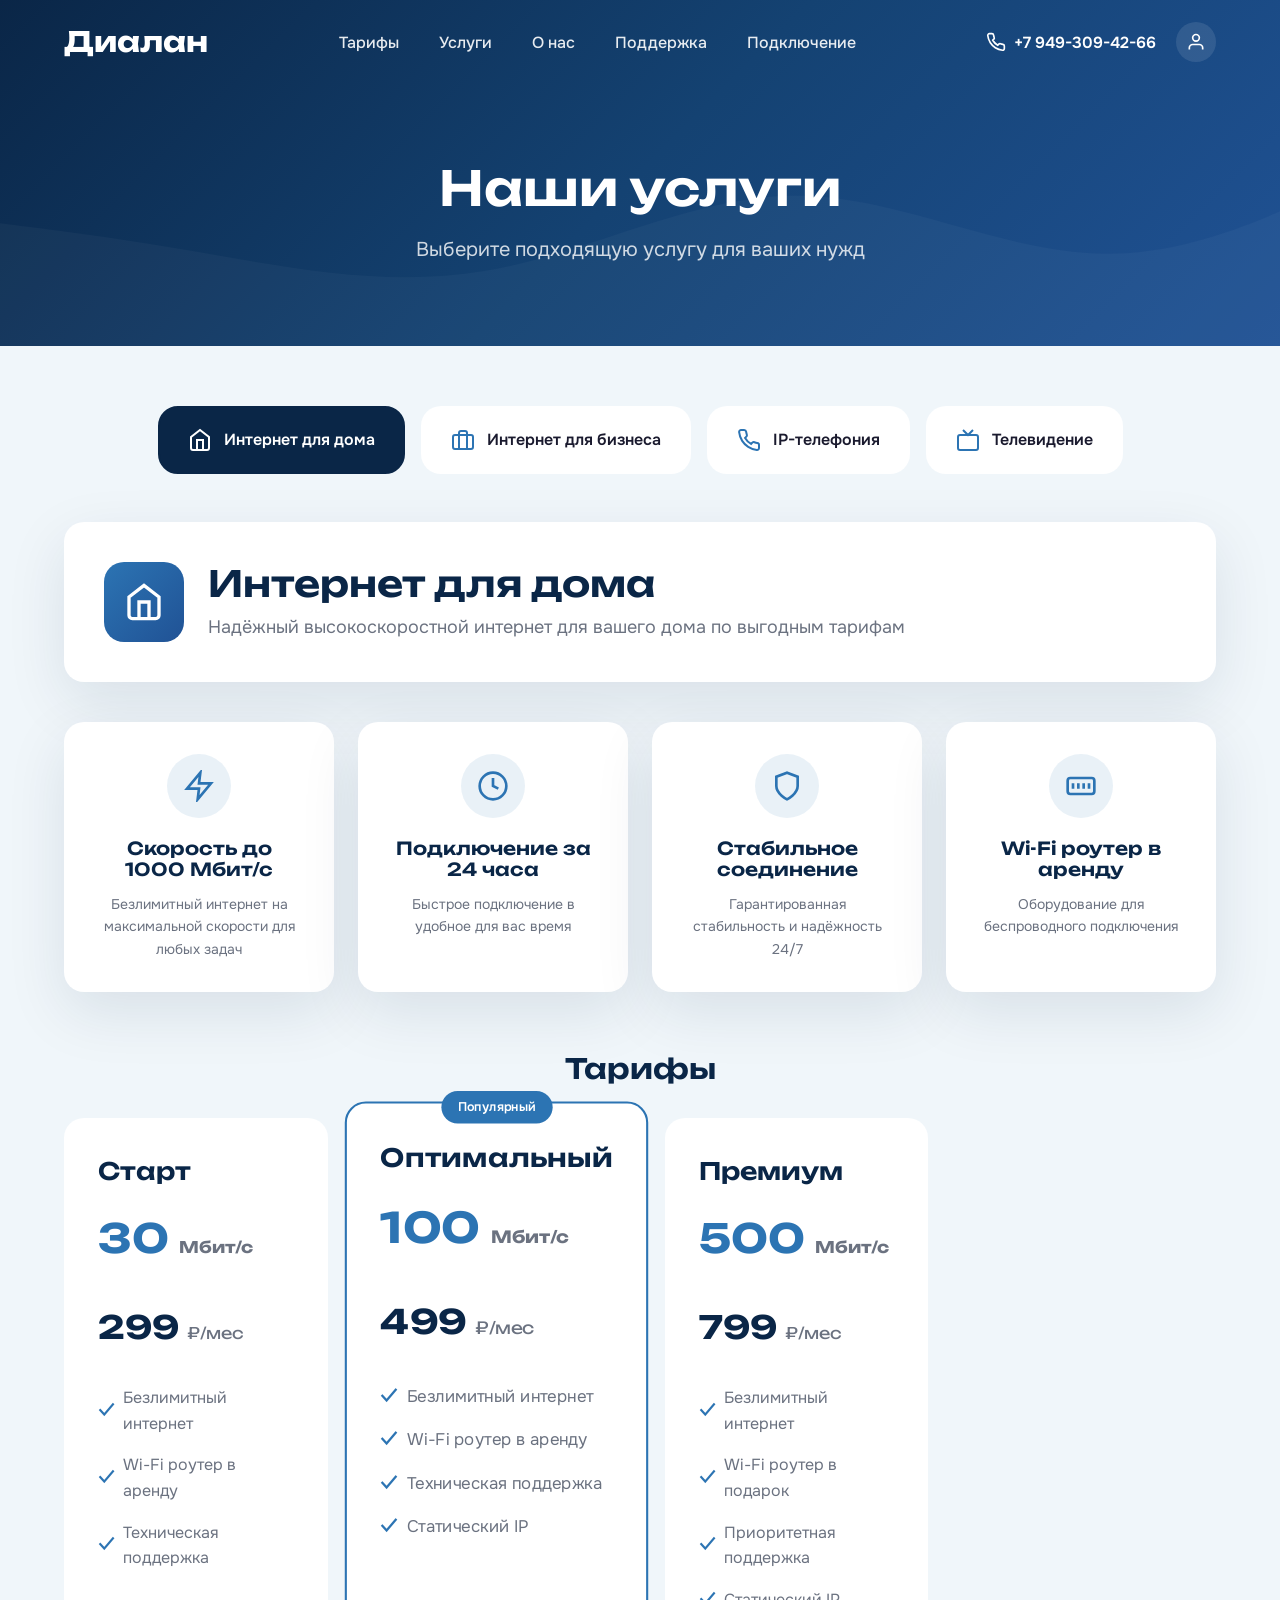
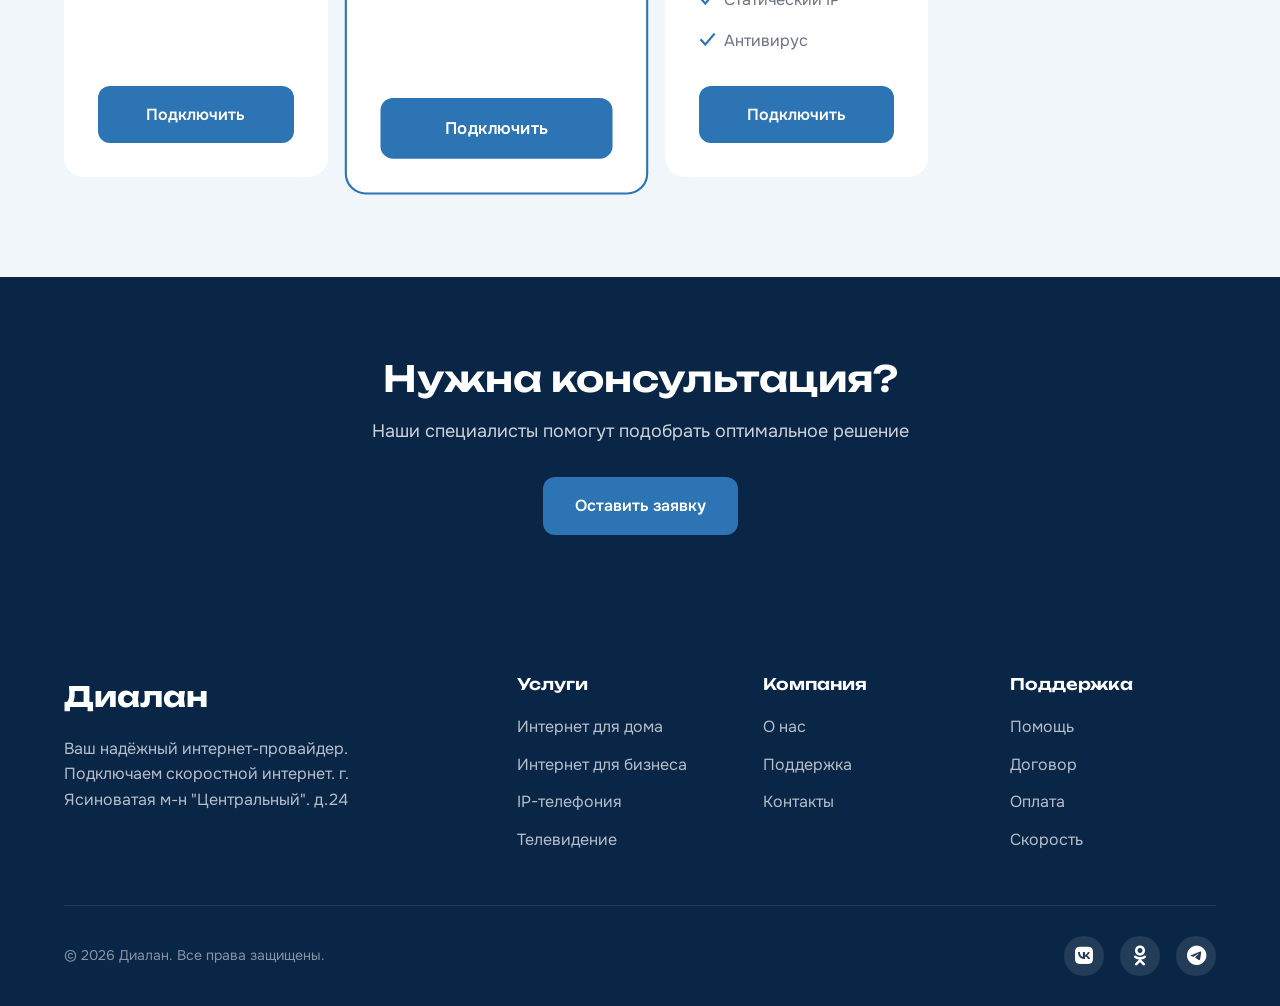
<file: services.html>
<!DOCTYPE html>
<html lang="ru">
<head>
    <meta charset="UTF-8">
    <meta name="viewport" content="width=device-width, initial-scale=1.0">
    <title>Услуги - Диалан</title>
    <link rel="preconnect" href="https://fonts.googleapis.com">
    <link rel="preconnect" href="https://fonts.gstatic.com" crossorigin>
    <link href="https://fonts.googleapis.com/css2?family=Onest:wght@400;500;600;700&family=Unbounded:wght@400;500;600;700&display=swap" rel="stylesheet">
    <link rel="stylesheet" href="https://cdnjs.cloudflare.com/ajax/libs/font-awesome/6.5.1/css/all.min.css">
    <link rel="stylesheet" href="styles.css">
    <link rel="stylesheet" href="services.css">
</head>
<body class="services-page">
    <header>
        <div class="container">
            <a href="index.html" class="logo">Диалан</a>
            <nav>
                <a href="index.html#tariffs">Тарифы</a>
                <a href="#">Услуги</a>
                <a href="about.html">О нас</a>
                <a href="support.html">Поддержка</a>
                <a href="index.html#connection">Подключение</a>
            </nav>
            <div class="header-right">
                <a href="tel:+79493094266" class="phone">
                    <svg viewBox="0 0 24 24" fill="none" stroke="currentColor" stroke-width="2">
                        <path d="M22 16.92v3a2 2 0 0 1-2.18 2 19.79 19.79 0 0 1-8.63-3.07 19.5 19.5 0 0 1-6-6 19.79 19.79 0 0 1-3.07-8.67A2 2 0 0 1 4.11 2h3a2 2 0 0 1 2 1.72 12.84 12.84 0 0 0 .7 2.81 2 2 0 0 1-.45 2.11L8.09 9.91a16 16 0 0 0 6 6l1.27-1.27a2 2 0 0 1 2.11-.45 12.84 12.84 0 0 0 2.81.7A2 2 0 0 1 22 16.92z"/>
                    </svg>
                    +7 949-309-42-66
                </a>
                <a href="lk.html" class="user-btn">
                    <svg viewBox="0 0 24 24" fill="none" stroke="currentColor" stroke-width="2">
                        <path d="M20 21v-2a4 4 0 0 0-4-4H8a4 4 0 0 0-4 4v2"/>
                        <circle cx="12" cy="7" r="4"/>
                    </svg>
                </a>
            </div>
        </div>
    </header>

    <section class="services-hero">
        <div class="container">
            <h1>Наши услуги</h1>
            <p>Выберите подходящую услугу для ваших нужд</p>
        </div>
    </section>

    <section class="services-tabs">
        <div class="container">
            <div class="tabs-nav">
                <button class="tab-btn active" data-tab="home">
                    <svg viewBox="0 0 24 24" fill="none" stroke="currentColor" stroke-width="2">
                        <path d="M3 9l9-7 9 7v11a2 2 0 0 1-2 2H5a2 2 0 0 1-2-2z"/>
                        <polyline points="9,22 9,12 15,12 15,22"/>
                    </svg>
                    Интернет для дома
                </button>
                <button class="tab-btn" data-tab="business">
                    <svg viewBox="0 0 24 24" fill="none" stroke="currentColor" stroke-width="2">
                        <rect x="2" y="7" width="20" height="14" rx="2" ry="2"/>
                        <path d="M16 21V5a2 2 0 0 0-2-2h-4a2 2 0 0 0-2 2v16"/>
                    </svg>
                    Интернет для бизнеса
                </button>
                <button class="tab-btn" data-tab="phone">
                    <svg viewBox="0 0 24 24" fill="none" stroke="currentColor" stroke-width="2">
                        <path d="M22 16.92v3a2 2 0 0 1-2.18 2 19.79 19.79 0 0 1-8.63-3.07 19.5 19.5 0 0 1-6-6 19.79 19.79 0 0 1-3.07-8.67A2 2 0 0 1 4.11 2h3a2 2 0 0 1 2 1.72 12.84 12.84 0 0 0 .7 2.81 2 2 0 0 1-.45 2.11L8.09 9.91a16 16 0 0 0 6 6l1.27-1.27a2 2 0 0 1 2.11-.45 12.84 12.84 0 0 0 2.81.7A2 2 0 0 1 22 16.92z"/>
                    </svg>
                    IP-телефония
                </button>
                <button class="tab-btn" data-tab="tv">
                    <svg viewBox="0 0 24 24" fill="none" stroke="currentColor" stroke-width="2">
                        <rect x="2" y="7" width="20" height="15" rx="2" ry="2"/>
                        <polyline points="17,2 12,7 7,2"/>
                    </svg>
                    Телевидение
                </button>
            </div>

            <div class="tabs-content">
                <div class="tab-pane active" id="home">
                    <div class="service-header">
                        <div class="service-icon">
                            <svg viewBox="0 0 24 24" fill="none" stroke="currentColor" stroke-width="2">
                                <path d="M3 9l9-7 9 7v11a2 2 0 0 1-2 2H5a2 2 0 0 1-2-2z"/>
                                <polyline points="9,22 9,12 15,12 15,22"/>
                            </svg>
                        </div>
                        <div>
                            <h2>Интернет для дома</h2>
                            <p>Надёжный высокоскоростной интернет для вашего дома по выгодным тарифам</p>
                        </div>
                    </div>
                    <div class="service-features">
                        <div class="feature-card">
                            <div class="feature-icon">
                                <svg viewBox="0 0 24 24" fill="none" stroke="currentColor" stroke-width="2">
                                    <polygon points="13,2 3,14 12,14 11,22 21,10 12,10"/>
                                </svg>
                            </div>
                            <h3>Скорость до 1000 Мбит/с</h3>
                            <p>Безлимитный интернет на максимальной скорости для любых задач</p>
                        </div>
                        <div class="feature-card">
                            <div class="feature-icon">
                                <svg viewBox="0 0 24 24" fill="none" stroke="currentColor" stroke-width="2">
                                    <circle cx="12" cy="12" r="10"/>
                                    <polyline points="12,6 12,12 16,14"/>
                                </svg>
                            </div>
                            <h3>Подключение за 24 часа</h3>
                            <p>Быстрое подключение в удобное для вас время</p>
                        </div>
                        <div class="feature-card">
                            <div class="feature-icon">
                                <svg viewBox="0 0 24 24" fill="none" stroke="currentColor" stroke-width="2">
                                    <path d="M12 22s8-4 8-10V5l-8-3-8 3v7c0 6 8 10 8 10z"/>
                                </svg>
                            </div>
                            <h3>Стабильное соединение</h3>
                            <p>Гарантированная стабильность и надёжность 24/7</p>
                        </div>
                        <div class="feature-card">
                            <div class="feature-icon">
                                <svg viewBox="0 0 24 24" fill="none" stroke="currentColor" stroke-width="2">
                                    <rect x="2" y="6" width="20" height="12" rx="2"/>
                                    <path d="M6 10v4M10 10v4M14 10v4M18 10v4"/>
                                </svg>
                            </div>
                            <h3>Wi-Fi роутер в аренду</h3>
                            <p>Оборудование для беспроводного подключения</p>
                        </div>
                    </div>
                    <div class="service-tariffs">
                        <h3>Тарифы</h3>
                        <div class="tariffs-grid">
                            <div class="tariff-card">
                                <div class="tariff-name">Старт</div>
                                <div class="tariff-speed-card">30 <span>Мбит/с</span></div>
                                <div class="tariff-price">299 <span>₽/мес</span></div>
                                <ul class="tariff-features">
                                    <li>Безлимитный интернет</li>
                                    <li>Wi-Fi роутер в аренду</li>
                                    <li>Техническая поддержка</li>
                                </ul>
                                <a href="index.html#connection" class="btn btn-primary" onclick="setTariff('Старт', 30, 299)">Подключить</a>
                            </div>
                            <div class="tariff-card popular">
                                <div class="tariff-name">Оптимальный</div>
                                <div class="tariff-speed-card">100 <span>Мбит/с</span></div>
                                <div class="tariff-price">499 <span>₽/мес</span></div>
                                <ul class="tariff-features">
                                    <li>Безлимитный интернет</li>
                                    <li>Wi-Fi роутер в аренду</li>
                                    <li>Техническая поддержка</li>
                                    <li>Статический IP</li>
                                </ul>
                                <a href="index.html#connection" class="btn btn-primary" onclick="setTariff('Оптимальный', 100, 499)">Подключить</a>
                            </div>
                            <div class="tariff-card">
                                <div class="tariff-name">Премиум</div>
                                <div class="tariff-speed-card">500 <span>Мбит/с</span></div>
                                <div class="tariff-price">799 <span>₽/мес</span></div>
                                <ul class="tariff-features">
                                    <li>Безлимитный интернет</li>
                                    <li>Wi-Fi роутер в подарок</li>
                                    <li>Приоритетная поддержка</li>
                                    <li>Статический IP</li>
                                    <li>Антивирус</li>
                                </ul>
                                <a href="index.html#connection" class="btn btn-primary" onclick="setTariff('Премиум', 500, 799)">Подключить</a>
                            </div>
                        </div>
                    </div>
                </div>

                <div class="tab-pane" id="business">
                    <div class="service-header">
                        <div class="service-icon">
                            <svg viewBox="0 0 24 24" fill="none" stroke="currentColor" stroke-width="2">
                                <rect x="2" y="7" width="20" height="14" rx="2" ry="2"/>
                                <path d="M16 21V5a2 2 0 0 0-2-2h-4a2 2 0 0 0-2 2v16"/>
                            </svg>
                        </div>
                        <div>
                            <h2>Интернет для бизнеса</h2>
                            <p>Корпоративные решения для надёжной работы вашего бизнеса</p>
                        </div>
                    </div>
                    <div class="service-features">
                        <div class="feature-card">
                            <div class="feature-icon">
                                <svg viewBox="0 0 24 24" fill="none" stroke="currentColor" stroke-width="2">
                                    <path d="M12 22s8-4 8-10V5l-8-3-8 3v7c0 6 8 10 8 10z"/>
                                </svg>
                            </div>
                            <h3>Выделенный канал</h3>
                            <p>Индивидуальный канал с гарантированной пропускной способностью</p>
                        </div>
                        <div class="feature-card">
                            <div class="feature-icon">
                                <svg viewBox="0 0 24 24" fill="none" stroke="currentColor" stroke-width="2">
                                    <path d="M17 21v-2a4 4 0 0 0-4-4H5a4 4 0 0 0-4 4v2"/>
                                    <circle cx="9" cy="7" r="4"/>
                                    <path d="M23 21v-2a4 4 0 0 0-3-3.87"/>
                                    <path d="M16 3.13a4 4 0 0 1 0 7.75"/>
                                </svg>
                            </div>
                            <h3>Персональный менеджер</h3>
                            <p>Личный менеджер для решения всех вопросов</p>
                        </div>
                        <div class="feature-card">
                            <div class="feature-icon">
                                <svg viewBox="0 0 24 24" fill="none" stroke="currentColor" stroke-width="2">
                                    <rect x="2" y="3" width="20" height="14" rx="2" ry="2"/>
                                    <line x1="8" y1="21" x2="16" y2="21"/>
                                    <line x1="12" y1="17" x2="12" y2="21"/>
                                </svg>
                            </div>
                            <h3>SLA 99.9%</h3>
                            <p>Гарантия uptime с финансовыми обязательствами</p>
                        </div>
                        <div class="feature-card">
                            <div class="feature-icon">
                                <svg viewBox="0 0 24 24" fill="none" stroke="currentColor" stroke-width="2">
                                    <circle cx="12" cy="12" r="3"/>
                                    <path d="M12 1v6M12 17v6M4.22 4.22l4.24 4.24M15.54 15.54l4.24 4.24M1 12h6M17 12h6M4.22 19.78l4.24-4.24M15.54 8.46l4.24-4.24"/>
                                </svg>
                            </div>
                            <h3>Резервное подключение</h3>
                            <p>Автоматическое переключение при сбоях основного канала</p>
                        </div>
                    </div>
                    <div class="service-tariffs">
                        <h3>Бизнес-тарифы</h3>
                        <div class="tariffs-grid">
                            <div class="tariff-card">
                                <div class="tariff-name">Бизнес Старт</div>
                                <div class="tariff-speed-card">100 <span>Мбит/с</span></div>
                                <div class="tariff-price">1499 <span>₽/мес</span></div>
                                <ul class="tariff-features">
                                    <li>Выделенный канал</li>
                                    <li>Статический IP</li>
                                    <li>Техническая поддержка</li>
                                    <li>Мониторинг 24/7</li>
                                </ul>
                                <a href="index.html#connection" class="btn btn-primary">Подключить</a>
                            </div>
                            <div class="tariff-card popular">
                                <div class="tariff-name">Бизнес Оптимальный</div>
                                <div class="tariff-speed-card">500 <span>Мбит/с</span></div>
                                <div class="tariff-price">3499 <span>₽/мес</span></div>
                                <ul class="tariff-features">
                                    <li>Выделенный канал</li>
                                    <li>Статические IP-адреса</li>
                                    <li>Персональный менеджер</li>
                                    <li>Резервный канал</li>
                                    <li>SLA 99.9%</li>
                                </ul>
                                <a href="index.html#connection" class="btn btn-primary">Подключить</a>
                            </div>
                            <div class="tariff-card">
                                <div class="tariff-name">Бизнес Премиум</div>
                                <div class="tariff-speed-card">1000 <span>Мбит/с</span></div>
                                <div class="tariff-price">6999 <span>₽/мес</span></div>
                                <ul class="tariff-features">
                                    <li>Выделенный канал</li>
                                    <li>До 5 статических IP</li>
                                    <li>Выделенный менеджер</li>
                                    <li>Резервный канал</li>
                                    <li>SLA 99.99%</li>
                                    <li>Приоритетная поддержка</li>
                                </ul>
                                <a href="index.html#connection" class="btn btn-primary">Подключить</a>
                            </div>
                        </div>
                    </div>
                </div>

                <div class="tab-pane" id="phone">
                    <div class="service-header">
                        <div class="service-icon">
                            <svg viewBox="0 0 24 24" fill="none" stroke="currentColor" stroke-width="2">
                                <path d="M22 16.92v3a2 2 0 0 1-2.18 2 19.79 19.79 0 0 1-8.63-3.07 19.5 19.5 0 0 1-6-6 19.79 19.79 0 0 1-3.07-8.67A2 2 0 0 1 4.11 2h3a2 2 0 0 1 2 1.72 12.84 12.84 0 0 0 .7 2.81 2 2 0 0 1-.45 2.11L8.09 9.91a16 16 0 0 0 6 6l1.27-1.27a2 2 0 0 1 2.11-.45 12.84 12.84 0 0 0 2.81.7A2 2 0 0 1 22 16.92z"/>
                            </svg>
                        </div>
                        <div>
                            <h2>IP-телефония</h2>
                            <p>Виртуальная телефония для бизнеса с современными функциями</p>
                        </div>
                    </div>
                    <div class="service-features">
                        <div class="feature-card">
                            <div class="feature-icon">
                                <svg viewBox="0 0 24 24" fill="none" stroke="currentColor" stroke-width="2">
                                    <line x1="22" y1="2" x2="11" y2="13"/>
                                    <polygon points="22,2 15,22 11,13 2,9"/>
                                </svg>
                            </div>
                            <h3>Виртуальные номера</h3>
                            <p>Городские и федеральные номера для приёма звонков</p>
                        </div>
                        <div class="feature-card">
                            <div class="feature-icon">
                                <svg viewBox="0 0 24 24" fill="none" stroke="currentColor" stroke-width="2">
                                    <path d="M18 8A6 6 0 0 0 6 8c0 7-3 9-3 9h18s-3-2-3-9"/>
                                    <path d="M13.73 21a2 2 0 0 1-3.46 0"/>
                                </svg>
                            </div>
                            <h3>Уведомления</h3>
                            <p>SMS и email уведомления о пропущенных вызовах</p>
                        </div>
                        <div class="feature-card">
                            <div class="feature-icon">
                                <svg viewBox="0 0 24 24" fill="none" stroke="currentColor" stroke-width="2">
                                    <path d="M14 2H6a2 2 0 0 0-2 2v16a2 2 0 0 0 2 2h12a2 2 0 0 0 2-2V8z"/>
                                    <polyline points="14,2 14,8 20,8"/>
                                    <line x1="16" y1="13" x2="8" y2="13"/>
                                    <line x1="16" y1="17" x2="8" y2="17"/>
                                </svg>
                            </div>
                            <h3>Запись разговоров</h3>
                            <p>Запись и хранение всех телефонных разговоров</p>
                        </div>
                        <div class="feature-card">
                            <div class="feature-icon">
                                <svg viewBox="0 0 24 24" fill="none" stroke="currentColor" stroke-width="2">
                                    <polyline points="22,12 18,12 15,21 9,3 6,12 2,12"/>
                                </svg>
                            </div>
                            <h3>Статистика</h3>
                            <p>Детальная статистика звонков и аналитика</p>
                        </div>
                    </div>
                    <div class="service-tariffs">
                        <h3>Тарифы IP-телефонии</h3>
                        <div class="tariffs-grid">
                            <div class="tariff-card">
                                <div class="tariff-name">Базовый</div>
                                <div class="tariff-speed-card">1 <span>номер</span></div>
                                <div class="tariff-price">490 <span>₽/мес</span></div>
                                <ul class="tariff-features">
                                    <li>1 виртуальный номер</li>
                                    <li>100 минут исходящих</li>
                                    <li>Запись разговоров</li>
                                    <li>Статистика</li>
                                </ul>
                                <a href="index.html#connection" class="btn btn-primary">Подключить</a>
                            </div>
                            <div class="tariff-card popular">
                                <div class="tariff-name">Бизнес</div>
                                <div class="tariff-speed-card">3 <span>номера</span></div>
                                <div class="tariff-price">1290 <span>₽/мес</span></div>
                                <ul class="tariff-features">
                                    <li>3 виртуальных номера</li>
                                    <li>500 минут исходящих</li>
                                    <li>Запись разговоров</li>
                                    <li>IVR меню</li>
                                    <li>Статистика</li>
                                </ul>
                                <a href="index.html#connection" class="btn btn-primary">Подключить</a>
                            </div>
                            <div class="tariff-card">
                                <div class="tariff-name">Корпорация</div>
                                <div class="tariff-speed-card">10 <span>номеров</span></div>
                                <div class="tariff-price">3990 <span>₽/мес</span></div>
                                <ul class="tariff-features">
                                    <li>10 виртуальных номеров</li>
                                    <li>Безлимит исходящих</li>
                                    <li>Запись разговоров</li>
                                    <li>IVR меню</li>
                                    <li>Очереди вызовов</li>
                                    <li>Интеграция с CRM</li>
                                </ul>
                                <a href="index.html#connection" class="btn btn-primary">Подключить</a>
                            </div>
                        </div>
                    </div>
                </div>

                <div class="tab-pane" id="tv">
                    <div class="service-header">
                        <div class="service-icon">
                            <svg viewBox="0 0 24 24" fill="none" stroke="currentColor" stroke-width="2">
                                <rect x="2" y="7" width="20" height="15" rx="2" ry="2"/>
                                <polyline points="17,2 12,7 7,2"/>
                            </svg>
                        </div>
                        <div>
                            <h2>Телевидение</h2>
                            <p>Цифровое телевидение с сотнями каналов в HD и 4K качестве</p>
                        </div>
                    </div>
                    <div class="service-features">
                        <div class="feature-card">
                            <div class="feature-icon">
                                <svg viewBox="0 0 24 24" fill="none" stroke="currentColor" stroke-width="2">
                                    <rect x="2" y="7" width="20" height="15" rx="2" ry="2"/>
                                    <polyline points="17,2 12,7 7,2"/>
                                </svg>
                            </div>
                            <h3>200+ каналов</h3>
                            <p>Большой выбор каналов различных жанров и направлений</p>
                        </div>
                        <div class="feature-card">
                            <div class="feature-icon">
                                <svg viewBox="0 0 24 24" fill="none" stroke="currentColor" stroke-width="2">
                                    <rect x="2" y="3" width="20" height="14" rx="2" ry="2"/>
                                    <line x1="8" y1="21" x2="16" y2="21"/>
                                    <line x1="12" y1="17" x2="12" y2="21"/>
                                </svg>
                            </div>
                            <h3>HD и 4K</h3>
                            <p>Высокое качество изображения на всех каналах</p>
                        </div>
                        <div class="feature-card">
                            <div class="feature-icon">
                                <svg viewBox="0 0 24 24" fill="none" stroke="currentColor" stroke-width="2">
                                    <circle cx="12" cy="12" r="10"/>
                                    <polygon points="10,8 16,12 10,16 10,8"/>
                                </svg>
                            </div>
                            <h3>Архив 7 дней</h3>
                            <p>Смотрите передачи, которые вы пропустили, за последние 7 дней</p>
                        </div>
                        <div class="feature-card">
                            <div class="feature-icon">
                                <svg viewBox="0 0 24 24" fill="none" stroke="currentColor" stroke-width="2">
                                    <path d="M4 11V5a2 2 0 0 1 2-2h12a2 2 0 0 1 2 2v6"/>
                                    <path d="M10 15h4"/>
                                    <path d="M18 21a2 2 0 0 0 2-2v-5a2 2 0 0 0-2-2h-2"/>
                                    <rect x="6" y="14" width="8" height="6" rx="1"/>
                                </svg>
                            </div>
                            <h3>Мультиэкран</h3>
                            <p>Смотрите на нескольких устройствах одновременно</p>
                        </div>
                    </div>
                    <div class="service-tariffs">
                        <h3>Тарифы телевидения</h3>
                        <div class="tariffs-grid">
                            <div class="tariff-card">
                                <div class="tariff-name">Эконом</div>
                                <div class="tariff-speed-card">80 <span>каналов</span></div>
                                <div class="tariff-price">199 <span>₽/мес</span></div>
                                <ul class="tariff-features">
                                    <li>80 каналов</li>
                                    <li>SD качество</li>
                                    <li>Электронный гид</li>
                                </ul>
                                <a href="index.html#connection" class="btn btn-primary">Подключить</a>
                            </div>
                            <div class="tariff-card popular">
                                <div class="tariff-name">Стандарт</div>
                                <div class="tariff-speed-card">150 <span>каналов</span></div>
                                <div class="tariff-price">399 <span>₽/мес</span></div>
                                <ul class="tariff-features">
                                    <li>150 каналов</li>
                                    <li>HD качество</li>
                                    <li>Архив 7 дней</li>
                                    <li>Управление эфиром</li>
                                </ul>
                                <a href="index.html#connection" class="btn btn-primary">Подключить</a>
                            </div>
                            <div class="tariff-card">
                                <div class="tariff-name">Премиум</div>
                                <div class="tariff-speed-card">200+ <span>каналов</span></div>
                                <div class="tariff-price">699 <span>₽/мес</span></div>
                                <ul class="tariff-features">
                                    <li>200+ каналов</li>
                                    <li>4K качество</li>
                                    <li>Архив 7 дней</li>
                                    <li>Управление эфиром</li>
                                    <li>Мультиэкран</li>
                                    <li>Кинотека</li>
                                </ul>
                                <a href="index.html#connection" class="btn btn-primary">Подключить</a>
                            </div>
                        </div>
                    </div>
                </div>
            </div>
        </div>
    </section>

    <section class="cta-section">
        <div class="container">
            <h2>Нужна консультация?</h2>
            <p>Наши специалисты помогут подобрать оптимальное решение</p>
            <a href="index.html#connection" class="btn btn-primary">Оставить заявку</a>
        </div>
    </section>

    <footer>
        <div class="container">
            <div class="footer-grid">
                <div class="footer-brand">
                    <a href="index.html" class="logo">Диалан</a>
                    <p>Ваш надёжный интернет-провайдер. Подключаем скоростной интернет. г. Ясиноватая м-н "Центральный". д.24</p>
                </div>
                <div class="footer-column">
                    <h4>Услуги</h4>
                    <ul>
                        <li><a href="services.html#home">Интернет для дома</a></li>
                        <li><a href="services.html#business">Интернет для бизнеса</a></li>
                        <li><a href="services.html#phone">IP-телефония</a></li>
                        <li><a href="services.html#tv">Телевидение</a></li>
                    </ul>
                </div>
                <div class="footer-column">
                    <h4>Компания</h4>
                    <ul>
                        <li><a href="about.html">О нас</a></li>
                        <li><a href="support.html">Поддержка</a></li>
                        <li><a href="#">Контакты</a></li>
                    </ul>
                </div>
                <div class="footer-column">
                    <h4>Поддержка</h4>
                    <ul>
                        <li><a href="support.html">Помощь</a></li>
                        <li><a href="support.html#docs">Договор</a></li>
                        <li><a href="support.html#payment">Оплата</a></li>
                        <li><a href="#">Скорость</a></li>
                    </ul>
                </div>
            </div>
            <div class="footer-bottom">
                <p>&copy; <span id="currentYear"></span> Диалан. Все права защищены.</p>
                <div class="social-links">
                    <a href="#" title="ВКонтакте"><i class="fab fa-vk"></i></a>
                    <a href="#" title="Одноклассники"><i class="fab fa-odnoklassniki"></i></a>
                    <a href="#" title="Telegram"><i class="fab fa-telegram"></i></a>
                </div>
            </div>
        </div>
    </footer>

    <script>
        document.getElementById('currentYear').textContent = new Date().getFullYear();

        const tabBtns = document.querySelectorAll('.tab-btn');
        const tabPanes = document.querySelectorAll('.tab-pane');

        tabBtns.forEach(btn => {
            btn.addEventListener('click', () => {
                const tabId = btn.dataset.tab;
                
                tabBtns.forEach(b => b.classList.remove('active'));
                tabPanes.forEach(p => p.classList.remove('active'));
                
                btn.classList.add('active');
                document.getElementById(tabId).classList.add('active');
            });
        });

        const hash = window.location.hash.substring(1);
        if (hash) {
            const targetBtn = document.querySelector(`[data-tab="${hash}"]`);
            if (targetBtn) {
                targetBtn.click();
            }
        }

        function setTariff(name, speed, price) {
            localStorage.setItem('selectedTariff', JSON.stringify({ name, speed, price }));
        }
    </script>
    <script src="script.js"></script>
</body>
</html>
</file>
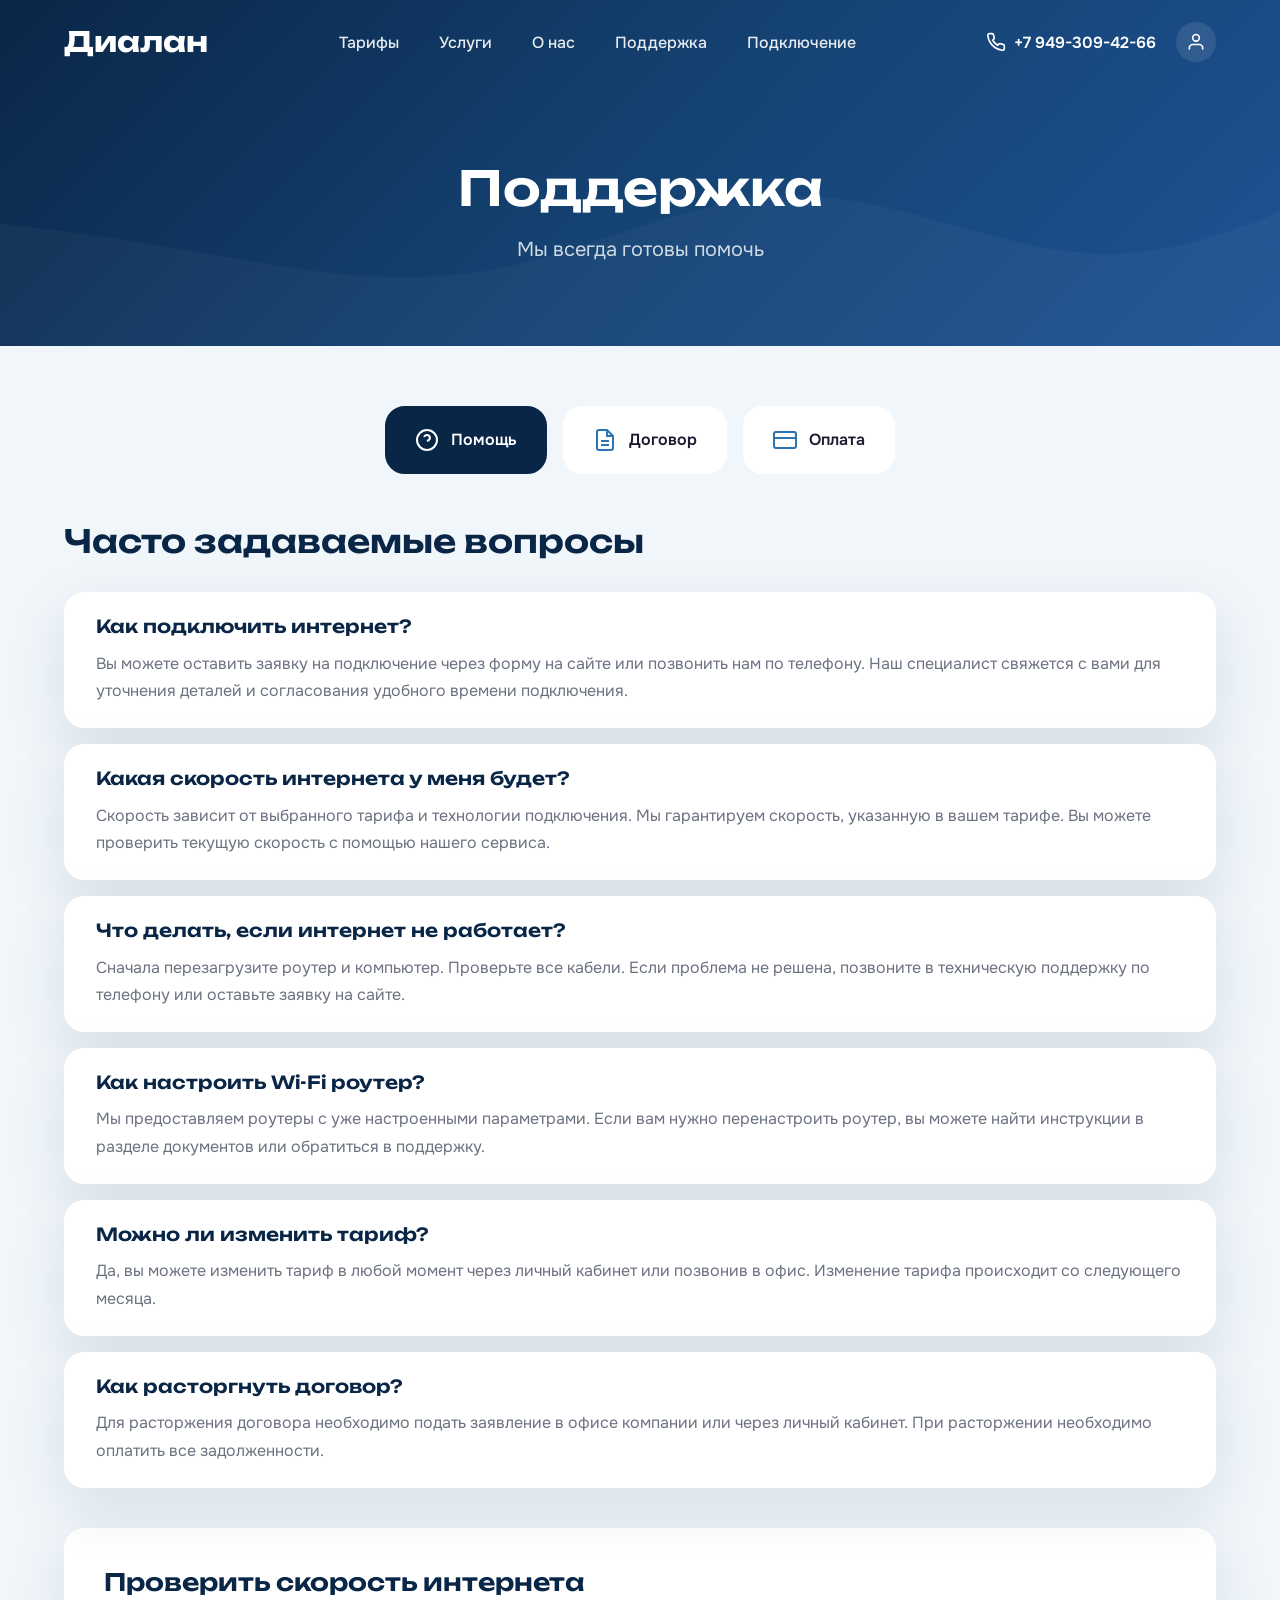
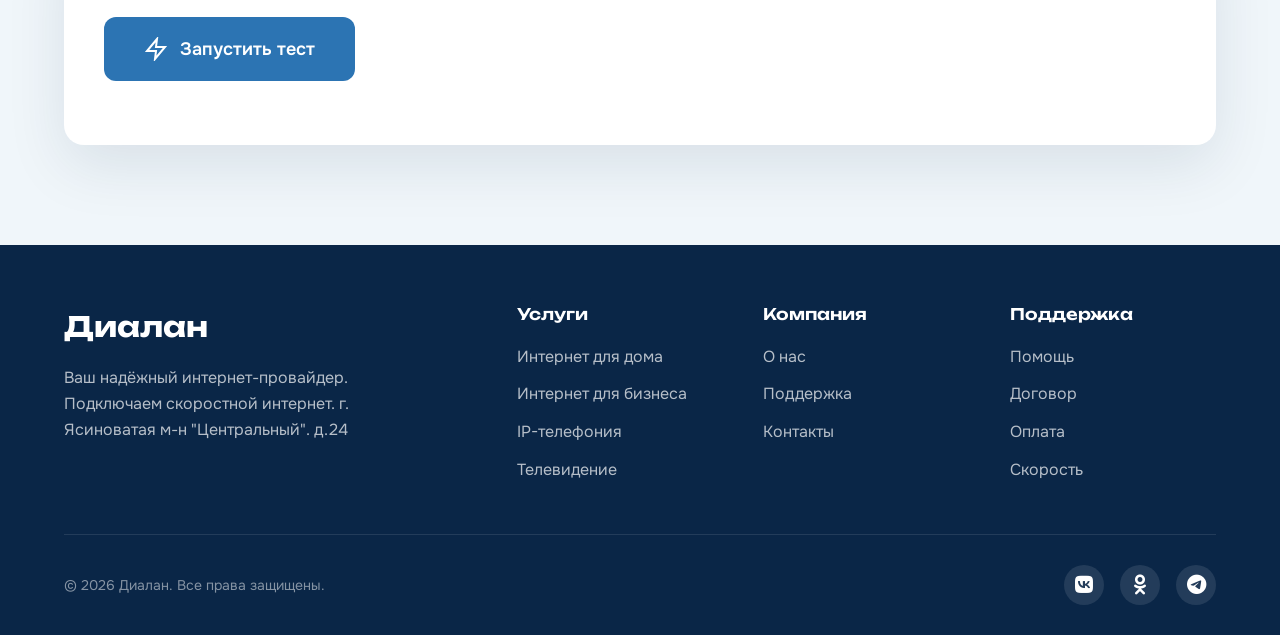
<file: support.html>
<!DOCTYPE html>
<html lang="ru">
<head>
    <meta charset="UTF-8">
    <meta name="viewport" content="width=device-width, initial-scale=1.0">
    <title>Поддержка - Диалан</title>
    <link rel="preconnect" href="https://fonts.googleapis.com">
    <link rel="preconnect" href="https://fonts.gstatic.com" crossorigin>
    <link href="https://fonts.googleapis.com/css2?family=Onest:wght@400;500;600;700&family=Unbounded:wght@400;500;600;700&display=swap" rel="stylesheet">
    <link rel="stylesheet" href="https://cdnjs.cloudflare.com/ajax/libs/font-awesome/6.5.1/css/all.min.css">
    <link rel="stylesheet" href="styles.css">
    <link rel="stylesheet" href="about.css">
    <style>
        .support-hero {
            background: linear-gradient(135deg, var(--primary) 0%, var(--secondary) 50%, var(--highlight) 100%);
        }
        
        .speed-test-section {
            background: var(--white);
            padding: 40px;
            border-radius: var(--radius);
            margin-top: 40px;
            box-shadow: var(--shadow);
        }
        
        .speed-test-section h3 {
            font-size: 24px;
            color: var(--primary);
            margin-bottom: 20px;
            font-family: 'Unbounded', cursive;
        }
        
        .speed-test-btn {
            display: inline-flex;
            align-items: center;
            gap: 12px;
            padding: 20px 40px;
            background: var(--accent);
            color: var(--white);
            border: none;
            border-radius: var(--radius-sm);
            font-family: 'Onest', sans-serif;
            font-size: 18px;
            font-weight: 600;
            cursor: pointer;
            transition: all 0.3s;
            margin-bottom: 24px;
        }
        
        .speed-test-btn:hover {
            background: var(--highlight);
            transform: translateY(-2px);
            box-shadow: 0 10px 30px rgba(44, 116, 179, 0.4);
        }
        
        .speed-result {
            display: none;
            text-align: center;
            padding: 32px;
            background: var(--light);
            border-radius: var(--radius-sm);
        }
        
        .speed-result.active {
            display: block;
        }
        
        .speed-value {
            font-size: 56px;
            font-weight: 700;
            color: var(--accent);
            font-family: 'Unbounded', cursive;
        }
        
        .speed-value span {
            font-size: 20px;
            color: var(--text-light);
        }
        
        .speed-label {
            color: var(--text-light);
            margin-top: 8px;
        }
    </style>
</head>
<body class="support-page">
    <header>
        <div class="container">
            <a href="index.html" class="logo">Диалан</a>
            <nav>
                <a href="index.html#tariffs">Тарифы</a>
                <a href="services.html">Услуги</a>
                <a href="about.html">О нас</a>
                <a href="#">Поддержка</a>
                <a href="index.html#connection">Подключение</a>
            </nav>
            <div class="header-right">
                <a href="tel:+79493094266" class="phone">
                    <svg viewBox="0 0 24 24" fill="none" stroke="currentColor" stroke-width="2">
                        <path d="M22 16.92v3a2 2 0 0 1-2.18 2 19.79 19.79 0 0 1-8.63-3.07 19.5 19.5 0 0 1-6-6 19.79 19.79 0 0 1-3.07-8.67A2 2 0 0 1 4.11 2h3a2 2 0 0 1 2 1.72 12.84 12.84 0 0 0 .7 2.81 2 2 0 0 1-.45 2.11L8.09 9.91a16 16 0 0 0 6 6l1.27-1.27a2 2 0 0 1 2.11-.45 12.84 12.84 0 0 0 2.81.7A2 2 0 0 1 22 16.92z"/>
                    </svg>
                    +7 949-309-42-66
                </a>
                <a href="lk.html" class="user-btn">
                    <svg viewBox="0 0 24 24" fill="none" stroke="currentColor" stroke-width="2">
                        <path d="M20 21v-2a4 4 0 0 0-4-4H8a4 4 0 0 0-4 4v2"/>
                        <circle cx="12" cy="7" r="4"/>
                    </svg>
                </a>
            </div>
        </div>
    </header>

    <section class="page-hero support-hero">
        <div class="container">
            <h1>Поддержка</h1>
            <p>Мы всегда готовы помочь</p>
        </div>
    </section>

    <section class="page-content">
        <div class="container">
            <div class="tabs-nav">
                <button class="tab-btn active" data-tab="help">
                    <svg viewBox="0 0 24 24" fill="none" stroke="currentColor" stroke-width="2">
                        <circle cx="12" cy="12" r="10"/>
                        <path d="M9.09 9a3 3 0 0 1 5.83 1c0 2-3 3-3 3"/>
                        <line x1="12" y1="17" x2="12.01" y2="17"/>
                    </svg>
                    Помощь
                </button>
                <button class="tab-btn" data-tab="docs">
                    <svg viewBox="0 0 24 24" fill="none" stroke="currentColor" stroke-width="2">
                        <path d="M14 2H6a2 2 0 0 0-2 2v16a2 2 0 0 0 2 2h12a2 2 0 0 0 2-2V8z"/>
                        <polyline points="14,2 14,8 20,8"/>
                        <line x1="16" y1="13" x2="8" y2="13"/>
                        <line x1="16" y1="17" x2="8" y2="17"/>
                    </svg>
                    Договор
                </button>
                <button class="tab-btn" data-tab="payment">
                    <svg viewBox="0 0 24 24" fill="none" stroke="currentColor" stroke-width="2">
                        <rect x="1" y="4" width="22" height="16" rx="2" ry="2"/>
                        <line x1="1" y1="10" x2="23" y2="10"/>
                    </svg>
                    Оплата
                </button>
            </div>

            <div class="tabs-content">
                <div class="tab-pane active" id="help">
                    <h2>Часто задаваемые вопросы</h2>
                    <div class="faq-list">
                        <div class="faq-item">
                            <h3>Как подключить интернет?</h3>
                            <p>Вы можете оставить заявку на подключение через форму на сайте или позвонить нам по телефону. Наш специалист свяжется с вами для уточнения деталей и согласования удобного времени подключения.</p>
                        </div>
                        <div class="faq-item">
                            <h3>Какая скорость интернета у меня будет?</h3>
                            <p>Скорость зависит от выбранного тарифа и технологии подключения. Мы гарантируем скорость, указанную в вашем тарифе. Вы можете проверить текущую скорость с помощью нашего сервиса.</p>
                        </div>
                        <div class="faq-item">
                            <h3>Что делать, если интернет не работает?</h3>
                            <p>Сначала перезагрузите роутер и компьютер. Проверьте все кабели. Если проблема не решена, позвоните в техническую поддержку по телефону или оставьте заявку на сайте.</p>
                        </div>
                        <div class="faq-item">
                            <h3>Как настроить Wi-Fi роутер?</h3>
                            <p>Мы предоставляем роутеры с уже настроенными параметрами. Если вам нужно перенастроить роутер, вы можете найти инструкции в разделе документов или обратиться в поддержку.</p>
                        </div>
                        <div class="faq-item">
                            <h3>Можно ли изменить тариф?</h3>
                            <p>Да, вы можете изменить тариф в любой момент через личный кабинет или позвонив в офис. Изменение тарифа происходит со следующего месяца.</p>
                        </div>
                        <div class="faq-item">
                            <h3>Как расторгнуть договор?</h3>
                            <p>Для расторжения договора необходимо подать заявление в офисе компании или через личный кабинет. При расторжении необходимо оплатить все задолженности.</p>
                        </div>
                    </div>
                    
                    <div class="speed-test-section">
                        <h3>Проверить скорость интернета</h3>
                        <button class="speed-test-btn" onclick="runSpeedTest()">
                            <svg viewBox="0 0 24 24" fill="none" stroke="currentColor" stroke-width="2" width="24" height="24">
                                <polygon points="13,2 3,14 12,14 11,22 21,10 12,10"/>
                            </svg>
                            Запустить тест
                        </button>
                        <div class="speed-result" id="speedResult">
                            <div class="speed-value"><span id="speedValue">0</span> <span>Мбит/с</span></div>
                            <div class="speed-label">Текущая скорость загрузки</div>
                        </div>
                    </div>
                </div>

                <div class="tab-pane" id="docs">
                    <h2>Документы</h2>
                    <div class="docs-list">
                        <div class="doc-card">
                            <div class="doc-icon">
                                <svg viewBox="0 0 24 24" fill="none" stroke="currentColor" stroke-width="2">
                                    <path d="M14 2H6a2 2 0 0 0-2 2v16a2 2 0 0 0 2 2h12a2 2 0 0 0 2-2V8z"/>
                                    <polyline points="14,2 14,8 20,8"/>
                                </svg>
                            </div>
                            <div class="doc-info">
                                <h3>Договор на оказание услуг связи</h3>
                                <p>Публичная оферта на предоставление услуг интернет-связи</p>
                                <a href="docs/contract.html" target="_blank" class="doc-link">Скачать PDF</a>
                            </div>
                        </div>
                        <div class="doc-card">
                            <div class="doc-icon">
                                <svg viewBox="0 0 24 24" fill="none" stroke="currentColor" stroke-width="2">
                                    <path d="M14 2H6a2 2 0 0 0-2 2v16a2 2 0 0 0 2 2h12a2 2 0 0 0 2-2V8z"/>
                                    <polyline points="14,2 14,8 20,8"/>
                                </svg>
                            </div>
                            <div class="doc-info">
                                <h3>Политика конфиденциальности</h3>
                                <p>Политика обработки персональных данных</p>
                                <a href="docs/privacy.html" target="_blank" class="doc-link">Скачать PDF</a>
                            </div>
                        </div>
                        <div class="doc-card">
                            <div class="doc-icon">
                                <svg viewBox="0 0 24 24" fill="none" stroke="currentColor" stroke-width="2">
                                    <path d="M14 2H6a2 2 0 0 0-2 2v16a2 2 0 0 0 2 2h12a2 2 0 0 0 2-2V8z"/>
                                    <polyline points="14,2 14,8 20,8"/>
                                </svg>
                            </div>
                            <div class="doc-info">
                                <h3>Правила оказания услуг</h3>
                                <p>Правила и условия предоставления услуг связи</p>
                                <a href="docs/rules.html" target="_blank" class="doc-link">Скачать PDF</a>
                            </div>
                        </div>
                        <div class="doc-card">
                            <div class="doc-icon">
                                <svg viewBox="0 0 24 24" fill="none" stroke="currentColor" stroke-width="2">
                                    <path d="M14 2H6a2 2 0 0 0-2 2v16a2 2 0 0 0 2 2h12a2 2 0 0 0 2-2V8z"/>
                                    <polyline points="14,2 14,8 20,8"/>
                                </svg>
                            </div>
                            <div class="doc-info">
                                <h3>Тарифы и услуги</h3>
                                <p>Актуальный список тарифов и дополнительных услуг</p>
                                <a href="services.html" class="doc-link">Перейти к тарифам</a>
                            </div>
                        </div>
                    </div>
                </div>

                <div class="tab-pane" id="payment">
                    <h2>Способы оплаты</h2>
                    <div class="payment-methods">
                        <div class="payment-card">
                            <div class="payment-icon">
                                <svg viewBox="0 0 24 24" fill="none" stroke="currentColor" stroke-width="2">
                                    <rect x="1" y="4" width="22" height="16" rx="2" ry="2"/>
                                    <line x1="1" y1="10" x2="23" y2="10"/>
                                </svg>
                            </div>
                            <h3>Банковской картой</h3>
                            <p>Оплатите услуги банковской картой Visa, MasterCard или МИР через личный кабинет или на сайте.</p>
                        </div>
                        <div class="payment-card">
                            <div class="payment-icon">
                                <svg viewBox="0 0 24 24" fill="none" stroke="currentColor" stroke-width="2">
                                    <path d="M12 22s8-4 8-10V5l-8-3-8 3v7c0 6 8 10 8 10z"/>
                                </svg>
                            </div>
                            <h3>В офисе</h3>
                            <p>Оплатить услуги можно в нашем офисе по адресу: г. Ясиноватая, м-н "Центральный", д. 24</p>
                        </div>
                        <div class="payment-card">
                            <div class="payment-icon">
                                <svg viewBox="0 0 24 24" fill="none" stroke="currentColor" stroke-width="2">
                                    <line x1="12" y1="1" x2="12" y2="23"/>
                                    <path d="M17 5H9.5a3.5 3.5 0 0 0 0 7h5a3.5 3.5 0 0 1 0 7H6"/>
                                </svg>
                            </div>
                            <h3>По реквизитам</h3>
                            <p>Перевод по банковским реквизитам. Реквизиты доступны в разделе документов.</p>
                        </div>
                    </div>
                    
                    <div class="payment-info">
                        <h3>Важная информация</h3>
                        <ul>
                            <li>Списание абонентской платы происходит ежемесячно в день подключения</li>
                            <li>При неуплате услуг более 10 дней возможно приостановление доступа</li>
                            <li>Квитанции об оплате доступны в личном кабинете</li>
                            <li>При оплате картой комиссия не взимается</li>
                        </ul>
                    </div>
                </div>
            </div>
        </div>
    </section>

    <footer>
        <div class="container">
            <div class="footer-grid">
                <div class="footer-brand">
                    <a href="index.html" class="logo">Диалан</a>
                    <p>Ваш надёжный интернет-провайдер. Подключаем скоростной интернет. г. Ясиноватая м-н "Центральный". д.24</p>
                </div>
                <div class="footer-column">
                    <h4>Услуги</h4>
                    <ul>
                        <li><a href="services.html#home">Интернет для дома</a></li>
                        <li><a href="services.html#business">Интернет для бизнеса</a></li>
                        <li><a href="services.html#phone">IP-телефония</a></li>
                        <li><a href="services.html#tv">Телевидение</a></li>
                    </ul>
                </div>
                <div class="footer-column">
                    <h4>Компания</h4>
                    <ul>
                        <li><a href="about.html">О нас</a></li>
                        <li><a href="support.html">Поддержка</a></li>
                        <li><a href="#">Контакты</a></li>
                    </ul>
                </div>
                <div class="footer-column">
                    <h4>Поддержка</h4>
                    <ul>
                        <li><a href="support.html">Помощь</a></li>
                        <li><a href="support.html#docs">Договор</a></li>
                        <li><a href="support.html#payment">Оплата</a></li>
                        <li><a href="#">Скорость</a></li>
                    </ul>
                </div>
            </div>
            <div class="footer-bottom">
                <p>&copy; <span id="currentYear"></span> Диалан. Все права защищены.</p>
                <div class="social-links">
                    <a href="#" title="ВКонтакте"><i class="fab fa-vk"></i></a>
                    <a href="#" title="Одноклассники"><i class="fab fa-odnoklassniki"></i></a>
                    <a href="#" title="Telegram"><i class="fab fa-telegram"></i></a>
                </div>
            </div>
        </div>
    </footer>

    <script src="script.js"></script>
    <script>
        const tabBtns = document.querySelectorAll('.tab-btn');
        const tabPanes = document.querySelectorAll('.tab-pane');

        tabBtns.forEach(btn => {
            btn.addEventListener('click', () => {
                const tabId = btn.dataset.tab;
                
                tabBtns.forEach(b => b.classList.remove('active'));
                tabPanes.forEach(p => p.classList.remove('active'));
                
                btn.classList.add('active');
                document.getElementById(tabId).classList.add('active');
            });
        });

        const hash = window.location.hash.substring(1);
        if (hash) {
            const targetBtn = document.querySelector(`[data-tab="${hash}"]`);
            if (targetBtn) {
                targetBtn.click();
            }
        }

        function runSpeedTest() {
            const result = document.getElementById('speedResult');
            const value = document.getElementById('speedValue');
            
            result.classList.add('active');
            value.textContent = '0';
            
            let speed = 0;
            const interval = setInterval(() => {
                speed += Math.floor(Math.random() * 50) + 50;
                if (speed >= 100) {
                    speed = Math.floor(Math.random() * 200) + 50;
                    value.textContent = speed;
                    clearInterval(interval);
                } else {
                    value.textContent = speed;
                }
            }, 200);
        }
    </script>
</body>
</html>
</file>
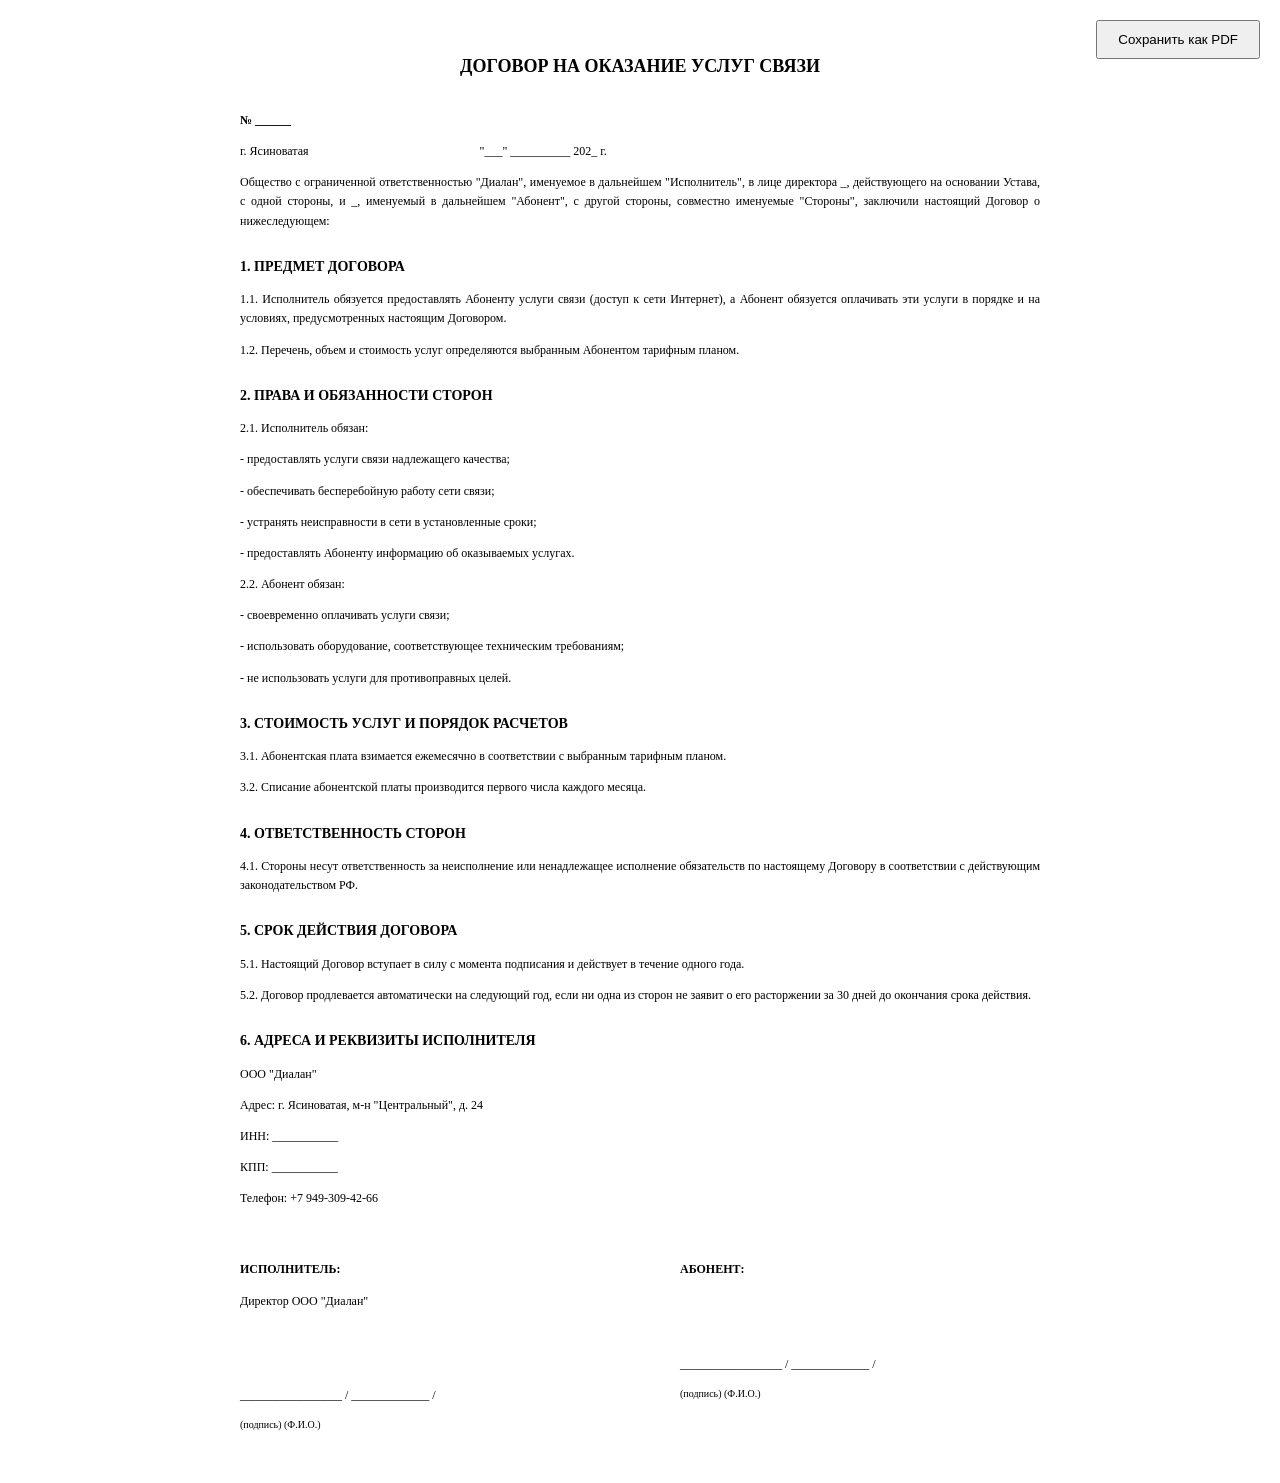
<file: docs/contract.html>
<!DOCTYPE html>
<html lang="ru">
<head>
    <meta charset="UTF-8">
    <meta name="viewport" content="width=device-width, initial-scale=1.0">
    <title>Договор на оказание услуг связи - Диалан</title>
    <style>
        body {
            font-family: 'Times New Roman', serif;
            max-width: 800px;
            margin: 0 auto;
            padding: 40px;
            line-height: 1.6;
        }
        h1 { text-align: center; font-size: 18px; margin-bottom: 30px; }
        h2 { font-size: 14px; margin-top: 25px; }
        p { font-size: 12px; text-align: justify; }
        .signature { margin-top: 40px; display: flex; justify-content: space-between; }
        .signature div { width: 45%; }
        @media print {
            body { padding: 20px; }
            .no-print { display: none; }
        }
    </style>
</head>
<body>
    <button class="no-print" onclick="window.print()" style="position:fixed;top:20px;right:20px;padding:10px 20px;cursor:pointer;">Сохранить как PDF</button>
    
    <h1>ДОГОВОР НА ОКАЗАНИЕ УСЛУГ СВЯЗИ</h1>
    
    <p><strong>№ ______</strong></p>
    
    <p>г. Ясиноватая &nbsp;&nbsp;&nbsp;&nbsp;&nbsp;&nbsp;&nbsp;&nbsp;&nbsp;&nbsp;&nbsp;&nbsp;&nbsp;&nbsp;&nbsp;&nbsp;&nbsp;&nbsp;&nbsp;&nbsp;&nbsp;&nbsp;&nbsp;&nbsp;&nbsp;&nbsp;&nbsp;&nbsp;&nbsp;&nbsp;&nbsp;&nbsp;&nbsp;&nbsp;&nbsp;&nbsp;&nbsp;&nbsp;&nbsp;&nbsp;&nbsp;&nbsp;&nbsp;&nbsp;&nbsp;&nbsp;&nbsp;&nbsp;&nbsp;&nbsp;&nbsp;&nbsp;&nbsp;&nbsp;&nbsp;&nbsp;&quot;___&quot; __________ 202_ г.</p>
    
    <p>Общество с ограниченной ответственностью &quot;Диалан&quot;, именуемое в дальнейшем &quot;Исполнитель&quot;, в лице директора _, действующего на основании Устава, с одной стороны, и _, именуемый в дальнейшем &quot;Абонент&quot;, с другой стороны, совместно именуемые &quot;Стороны&quot;, заключили настоящий Договор о нижеследующем:</p>
    
    <h2>1. ПРЕДМЕТ ДОГОВОРА</h2>
    <p>1.1. Исполнитель обязуется предоставлять Абоненту услуги связи (доступ к сети Интернет), а Абонент обязуется оплачивать эти услуги в порядке и на условиях, предусмотренных настоящим Договором.</p>
    <p>1.2. Перечень, объем и стоимость услуг определяются выбранным Абонентом тарифным планом.</p>
    
    <h2>2. ПРАВА И ОБЯЗАННОСТИ СТОРОН</h2>
    <p>2.1. Исполнитель обязан:</p>
    <p>- предоставлять услуги связи надлежащего качества;</p>
    <p>- обеспечивать бесперебойную работу сети связи;</p>
    <p>- устранять неисправности в сети в установленные сроки;</p>
    <p>- предоставлять Абоненту информацию об оказываемых услугах.</p>
    
    <p>2.2. Абонент обязан:</p>
    <p>- своевременно оплачивать услуги связи;</p>
    <p>- использовать оборудование, соответствующее техническим требованиям;</p>
    <p>- не использовать услуги для противоправных целей.</p>
    
    <h2>3. СТОИМОСТЬ УСЛУГ И ПОРЯДОК РАСЧЕТОВ</h2>
    <p>3.1. Абонентская плата взимается ежемесячно в соответствии с выбранным тарифным планом.</p>
    <p>3.2. Списание абонентской платы производится первого числа каждого месяца.</p>
    
    <h2>4. ОТВЕТСТВЕННОСТЬ СТОРОН</h2>
    <p>4.1. Стороны несут ответственность за неисполнение или ненадлежащее исполнение обязательств по настоящему Договору в соответствии с действующим законодательством РФ.</p>
    
    <h2>5. СРОК ДЕЙСТВИЯ ДОГОВОРА</h2>
    <p>5.1. Настоящий Договор вступает в силу с момента подписания и действует в течение одного года.</p>
    <p>5.2. Договор продлевается автоматически на следующий год, если ни одна из сторон не заявит о его расторжении за 30 дней до окончания срока действия.</p>
    
    <h2>6. АДРЕСА И РЕКВИЗИТЫ ИСПОЛНИТЕЛЯ</h2>
    <p>ООО &quot;Диалан&quot;</p>
    <p>Адрес: г. Ясиноватая, м-н &quot;Центральный&quot;, д. 24</p>
    <p>ИНН: ___________</p>
    <p>КПП: ___________</p>
    <p>Телефон: +7 949-309-42-66</p>
    
    <div class="signature">
        <div>
            <p><strong>ИСПОЛНИТЕЛЬ:</strong></p>
            <p>Директор ООО &quot;Диалан&quot;</p>
            <br><br>
            <p>_________________ / _____________ /</p>
            <p style="font-size:10px">(подпись) (Ф.И.О.)</p>
        </div>
        <div>
            <p><strong>АБОНЕНТ:</strong></p>
            <br><br>
            <p>_________________ / _____________ /</p>
            <p style="font-size:10px">(подпись) (Ф.И.О.)</p>
        </div>
    </div>
</body>
</html>
</file>
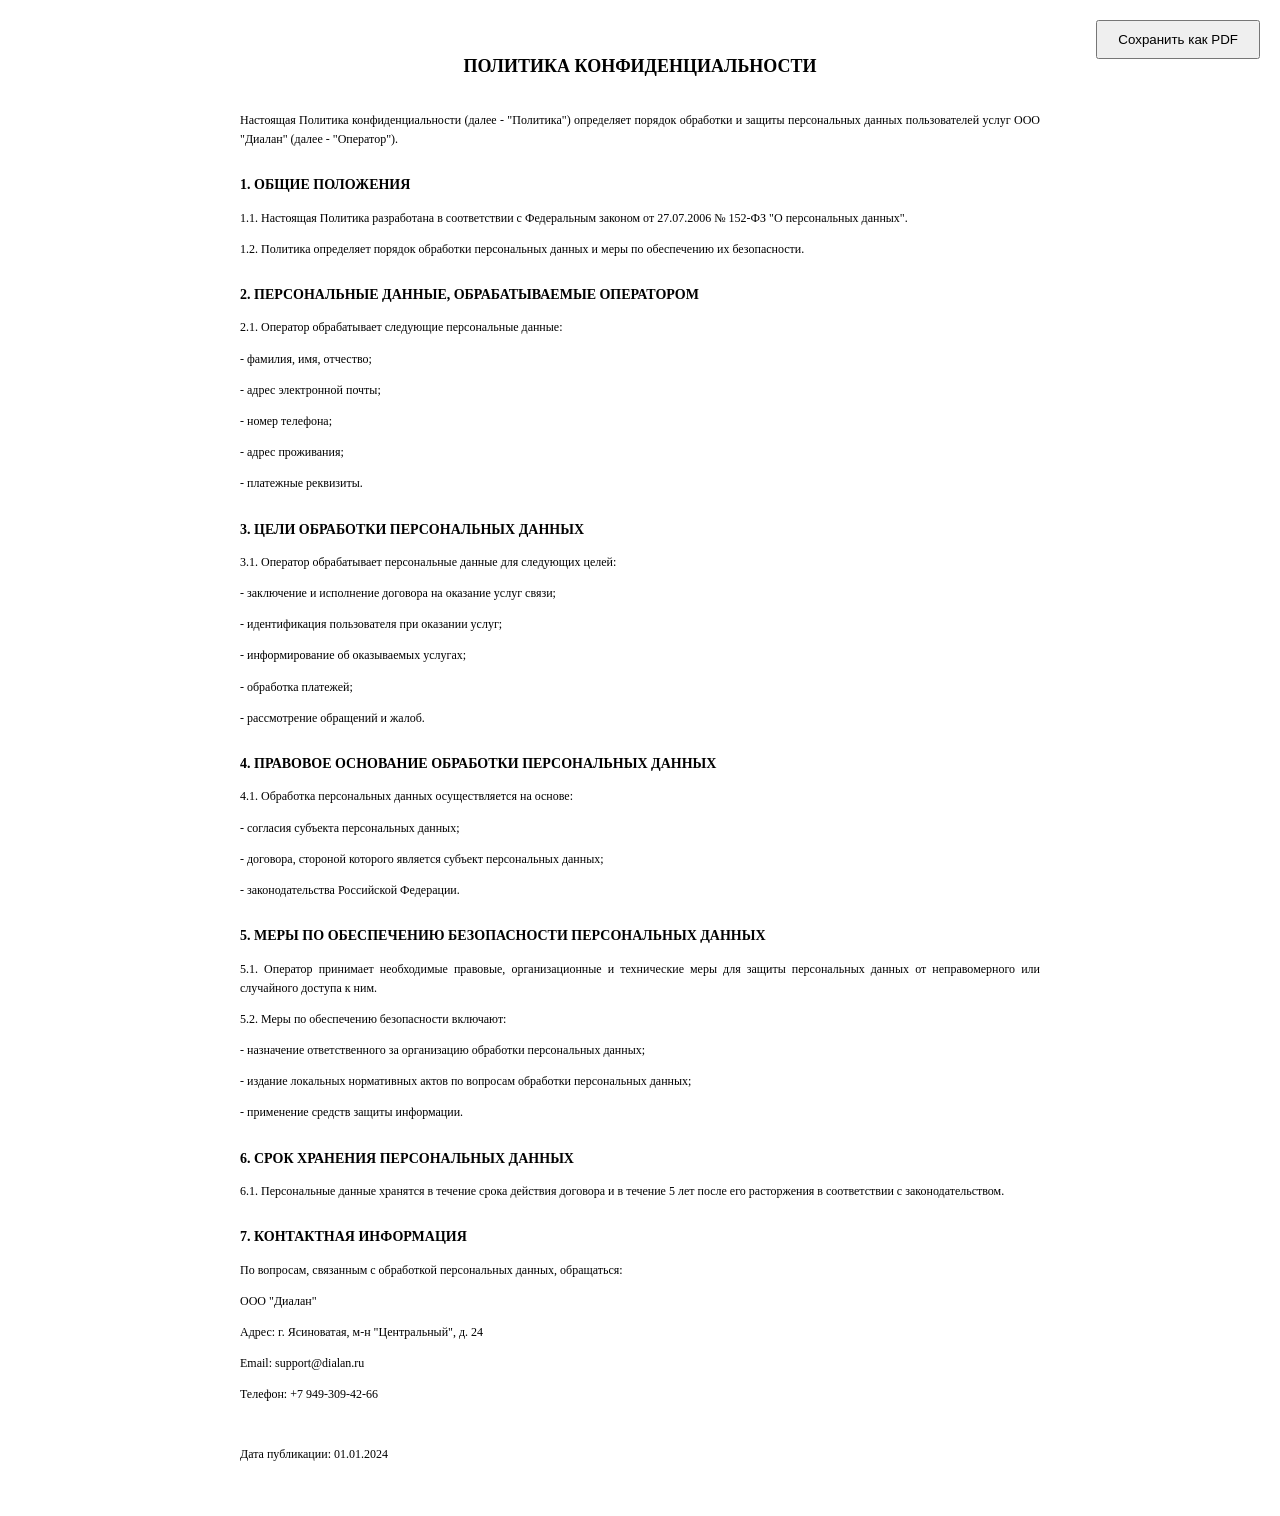
<file: docs/privacy.html>
<!DOCTYPE html>
<html lang="ru">
<head>
    <meta charset="UTF-8">
    <meta name="viewport" content="width=device-width, initial-scale=1.0">
    <title>Политика конфиденциальности - Диалан</title>
    <style>
        body {
            font-family: 'Times New Roman', serif;
            max-width: 800px;
            margin: 0 auto;
            padding: 40px;
            line-height: 1.6;
        }
        h1 { text-align: center; font-size: 18px; margin-bottom: 30px; }
        h2 { font-size: 14px; margin-top: 25px; }
        p { font-size: 12px; text-align: justify; }
        @media print {
            body { padding: 20px; }
            .no-print { display: none; }
        }
    </style>
</head>
<body>
    <button class="no-print" onclick="window.print()" style="position:fixed;top:20px;right:20px;padding:10px 20px;cursor:pointer;">Сохранить как PDF</button>
    
    <h1>ПОЛИТИКА КОНФИДЕНЦИАЛЬНОСТИ</h1>
    
    <p>Настоящая Политика конфиденциальности (далее - &quot;Политика&quot;) определяет порядок обработки и защиты персональных данных пользователей услуг ООО &quot;Диалан&quot; (далее - &quot;Оператор&quot;).</p>
    
    <h2>1. ОБЩИЕ ПОЛОЖЕНИЯ</h2>
    <p>1.1. Настоящая Политика разработана в соответствии с Федеральным законом от 27.07.2006 № 152-ФЗ &quot;О персональных данных&quot;.</p>
    <p>1.2. Политика определяет порядок обработки персональных данных и меры по обеспечению их безопасности.</p>
    
    <h2>2. ПЕРСОНАЛЬНЫЕ ДАННЫЕ, ОБРАБАТЫВАЕМЫЕ ОПЕРАТОРОМ</h2>
    <p>2.1. Оператор обрабатывает следующие персональные данные:</p>
    <p>- фамилия, имя, отчество;</p>
    <p>- адрес электронной почты;</p>
    <p>- номер телефона;</p>
    <p>- адрес проживания;</p>
    <p>- платежные реквизиты.</p>
    
    <h2>3. ЦЕЛИ ОБРАБОТКИ ПЕРСОНАЛЬНЫХ ДАННЫХ</h2>
    <p>3.1. Оператор обрабатывает персональные данные для следующих целей:</p>
    <p>- заключение и исполнение договора на оказание услуг связи;</p>
    <p>- идентификация пользователя при оказании услуг;</p>
    <p>- информирование об оказываемых услугах;</p>
    <p>- обработка платежей;</p>
    <p>- рассмотрение обращений и жалоб.</p>
    
    <h2>4. ПРАВОВОЕ ОСНОВАНИЕ ОБРАБОТКИ ПЕРСОНАЛЬНЫХ ДАННЫХ</h2>
    <p>4.1. Обработка персональных данных осуществляется на основе:</p>
    <p>- согласия субъекта персональных данных;</p>
    <p>- договора, стороной которого является субъект персональных данных;</p>
    <p>- законодательства Российской Федерации.</p>
    
    <h2>5. МЕРЫ ПО ОБЕСПЕЧЕНИЮ БЕЗОПАСНОСТИ ПЕРСОНАЛЬНЫХ ДАННЫХ</h2>
    <p>5.1. Оператор принимает необходимые правовые, организационные и технические меры для защиты персональных данных от неправомерного или случайного доступа к ним.</p>
    <p>5.2. Меры по обеспечению безопасности включают:</p>
    <p>- назначение ответственного за организацию обработки персональных данных;</p>
    <p>- издание локальных нормативных актов по вопросам обработки персональных данных;</p>
    <p>- применение средств защиты информации.</p>
    
    <h2>6. СРОК ХРАНЕНИЯ ПЕРСОНАЛЬНЫХ ДАННЫХ</h2>
    <p>6.1. Персональные данные хранятся в течение срока действия договора и в течение 5 лет после его расторжения в соответствии с законодательством.</p>
    
    <h2>7. КОНТАКТНАЯ ИНФОРМАЦИЯ</h2>
    <p>По вопросам, связанным с обработкой персональных данных, обращаться:</p>
    <p>ООО &quot;Диалан&quot;</p>
    <p>Адрес: г. Ясиноватая, м-н &quot;Центральный&quot;, д. 24</p>
    <p>Email: support@dialan.ru</p>
    <p>Телефон: +7 949-309-42-66</p>
    
    <p style="margin-top:40px;">Дата публикации: 01.01.2024</p>
</body>
</html>
</file>
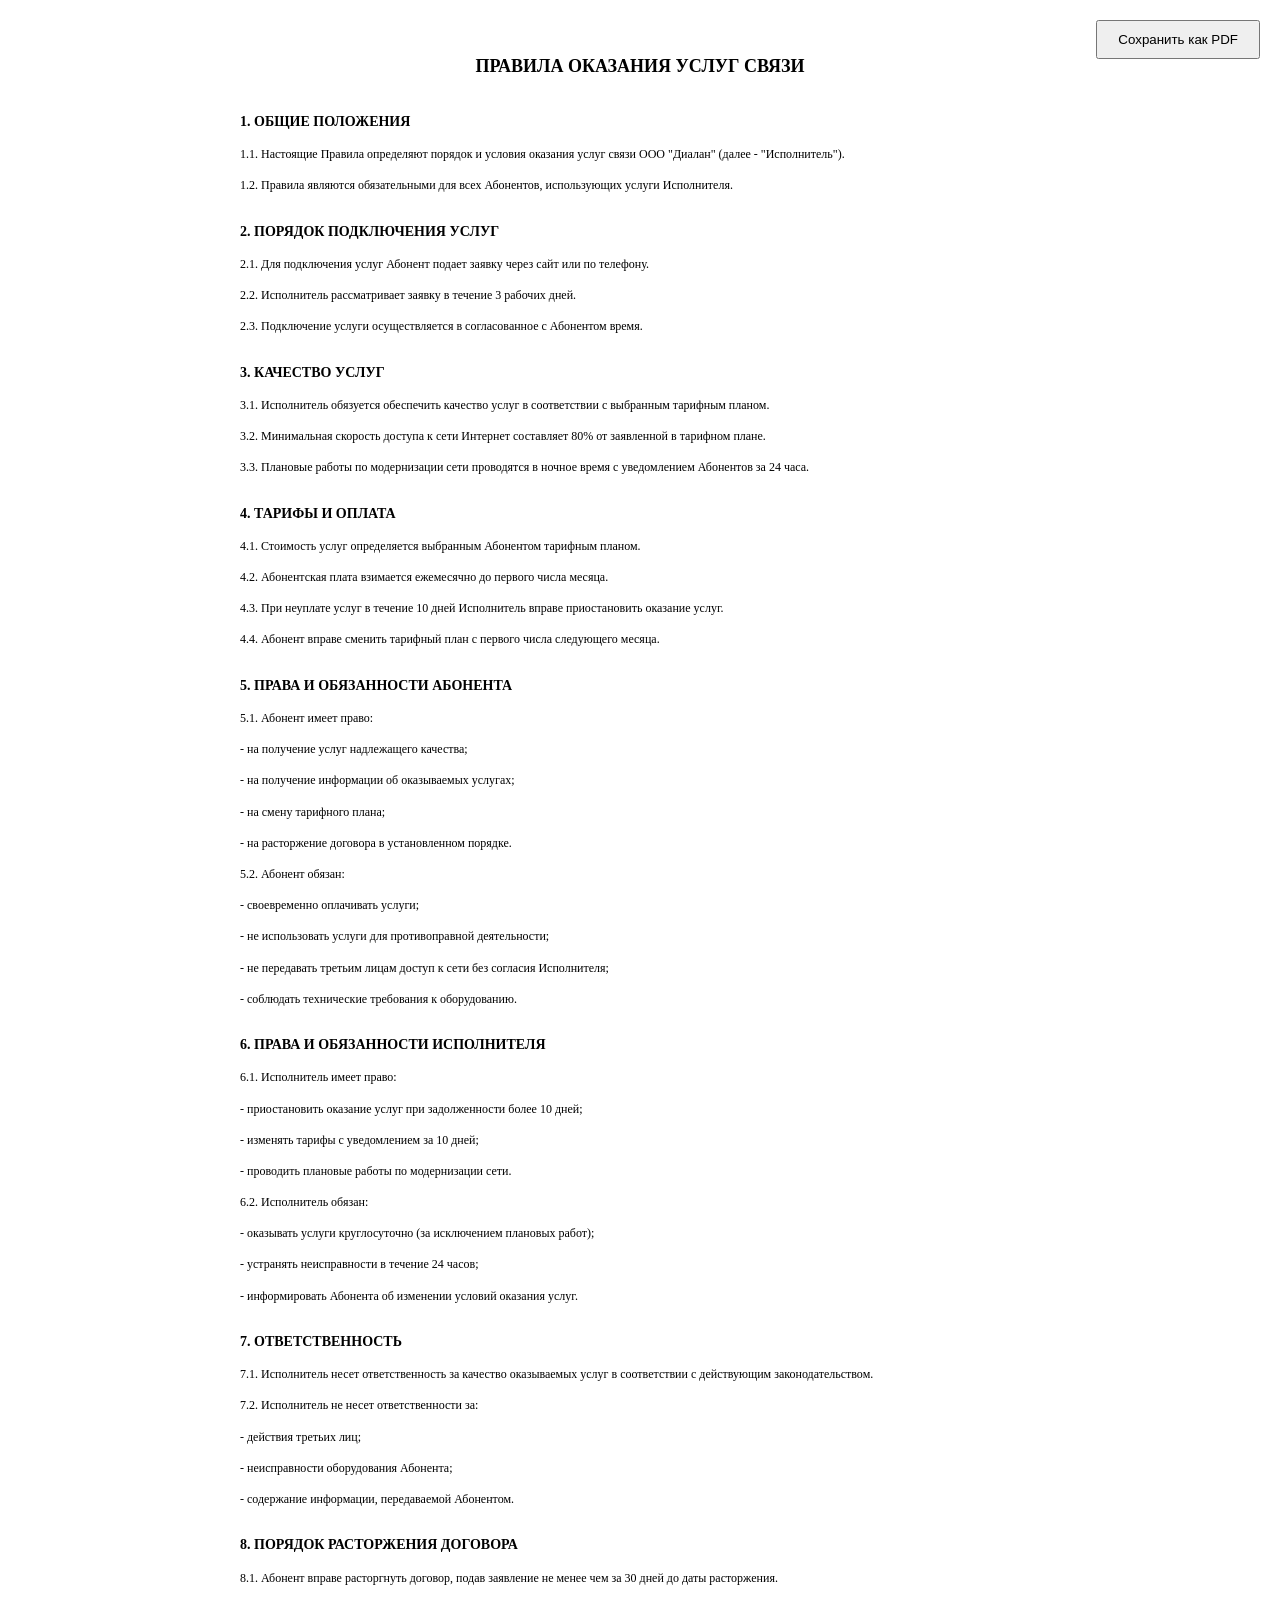
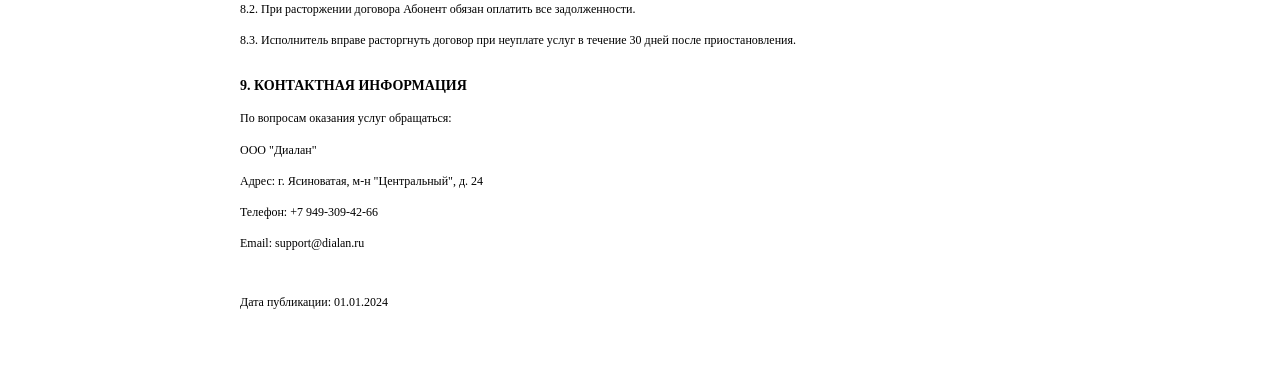
<file: docs/rules.html>
<!DOCTYPE html>
<html lang="ru">
<head>
    <meta charset="UTF-8">
    <meta name="viewport" content="width=device-width, initial-scale=1.0">
    <title>Правила оказания услуг - Диалан</title>
    <style>
        body {
            font-family: 'Times New Roman', serif;
            max-width: 800px;
            margin: 0 auto;
            padding: 40px;
            line-height: 1.6;
        }
        h1 { text-align: center; font-size: 18px; margin-bottom: 30px; }
        h2 { font-size: 14px; margin-top: 25px; }
        p { font-size: 12px; text-align: justify; }
        @media print {
            body { padding: 20px; }
            .no-print { display: none; }
        }
    </style>
</head>
<body>
    <button class="no-print" onclick="window.print()" style="position:fixed;top:20px;right:20px;padding:10px 20px;cursor:pointer;">Сохранить как PDF</button>
    
    <h1>ПРАВИЛА ОКАЗАНИЯ УСЛУГ СВЯЗИ</h1>
    
    <h2>1. ОБЩИЕ ПОЛОЖЕНИЯ</h2>
    <p>1.1. Настоящие Правила определяют порядок и условия оказания услуг связи ООО &quot;Диалан&quot; (далее - &quot;Исполнитель&quot;).</p>
    <p>1.2. Правила являются обязательными для всех Абонентов, использующих услуги Исполнителя.</p>
    
    <h2>2. ПОРЯДОК ПОДКЛЮЧЕНИЯ УСЛУГ</h2>
    <p>2.1. Для подключения услуг Абонент подает заявку через сайт или по телефону.</p>
    <p>2.2. Исполнитель рассматривает заявку в течение 3 рабочих дней.</p>
    <p>2.3. Подключение услуги осуществляется в согласованное с Абонентом время.</p>
    
    <h2>3. КАЧЕСТВО УСЛУГ</h2>
    <p>3.1. Исполнитель обязуется обеспечить качество услуг в соответствии с выбранным тарифным планом.</p>
    <p>3.2. Минимальная скорость доступа к сети Интернет составляет 80% от заявленной в тарифном плане.</p>
    <p>3.3. Плановые работы по модернизации сети проводятся в ночное время с уведомлением Абонентов за 24 часа.</p>
    
    <h2>4. ТАРИФЫ И ОПЛАТА</h2>
    <p>4.1. Стоимость услуг определяется выбранным Абонентом тарифным планом.</p>
    <p>4.2. Абонентская плата взимается ежемесячно до первого числа месяца.</p>
    <p>4.3. При неуплате услуг в течение 10 дней Исполнитель вправе приостановить оказание услуг.</p>
    <p>4.4. Абонент вправе сменить тарифный план с первого числа следующего месяца.</p>
    
    <h2>5. ПРАВА И ОБЯЗАННОСТИ АБОНЕНТА</h2>
    <p>5.1. Абонент имеет право:</p>
    <p>- на получение услуг надлежащего качества;</p>
    <p>- на получение информации об оказываемых услугах;</p>
    <p>- на смену тарифного плана;</p>
    <p>- на расторжение договора в установленном порядке.</p>
    
    <p>5.2. Абонент обязан:</p>
    <p>- своевременно оплачивать услуги;</p>
    <p>- не использовать услуги для противоправной деятельности;</p>
    <p>- не передавать третьим лицам доступ к сети без согласия Исполнителя;</p>
    <p>- соблюдать технические требования к оборудованию.</p>
    
    <h2>6. ПРАВА И ОБЯЗАННОСТИ ИСПОЛНИТЕЛЯ</h2>
    <p>6.1. Исполнитель имеет право:</p>
    <p>- приостановить оказание услуг при задолженности более 10 дней;</p>
    <p>- изменять тарифы с уведомлением за 10 дней;</p>
    <p>- проводить плановые работы по модернизации сети.</p>
    
    <p>6.2. Исполнитель обязан:</p>
    <p>- оказывать услуги круглосуточно (за исключением плановых работ);</p>
    <p>- устранять неисправности в течение 24 часов;</p>
    <p>- информировать Абонента об изменении условий оказания услуг.</p>
    
    <h2>7. ОТВЕТСТВЕННОСТЬ</h2>
    <p>7.1. Исполнитель несет ответственность за качество оказываемых услуг в соответствии с действующим законодательством.</p>
    <p>7.2. Исполнитель не несет ответственности за:</p>
    <p>- действия третьих лиц;</p>
    <p>- неисправности оборудования Абонента;</p>
    <p>- содержание информации, передаваемой Абонентом.</p>
    
    <h2>8. ПОРЯДОК РАСТОРЖЕНИЯ ДОГОВОРА</h2>
    <p>8.1. Абонент вправе расторгнуть договор, подав заявление не менее чем за 30 дней до даты расторжения.</p>
    <p>8.2. При расторжении договора Абонент обязан оплатить все задолженности.</p>
    <p>8.3. Исполнитель вправе расторгнуть договор при неуплате услуг в течение 30 дней после приостановления.</p>
    
    <h2>9. КОНТАКТНАЯ ИНФОРМАЦИЯ</h2>
    <p>По вопросам оказания услуг обращаться:</p>
    <p>ООО &quot;Диалан&quot;</p>
    <p>Адрес: г. Ясиноватая, м-н &quot;Центральный&quot;, д. 24</p>
    <p>Телефон: +7 949-309-42-66</p>
    <p>Email: support@dialan.ru</p>
    
    <p style="margin-top:40px;">Дата публикации: 01.01.2024</p>
</body>
</html>
</file>
<file: styles.css>
:root {
    --primary: #0A2647;
    --secondary: #144272;
    --accent: #2C74B3;
    --highlight: #205295;
    --light: #F0F6FA;
    --white: #FFFFFF;
    --text: #1A1A2E;
    --text-light: #6B7280;
    --shadow: 0 20px 60px rgba(10, 38, 71, 0.1);
    --shadow-hover: 0 30px 80px rgba(10, 38, 71, 0.15);
    --radius: 20px;
    --radius-sm: 12px;
}

* {
    margin: 0;
    padding: 0;
    box-sizing: border-box;
}

html {
    scroll-behavior: smooth;
    overflow-x: hidden;
}

body {
    font-family: 'Onest', sans-serif;
    color: var(--text);
    background: var(--light);
    line-height: 1.6;
    overflow-x: hidden;
    max-width: 100vw;
}

h1, h2, h3, h4 {
    font-family: 'Unbounded', cursive;
    font-weight: 600;
    line-height: 1.2;
}

.container {
    max-width: 1200px;
    margin: 0 auto;
    padding: 0 24px;
}

/* Header */
header {
    position: fixed;
    top: 0;
    left: 0;
    right: 0;
    z-index: 1000;
    padding: 20px 0;
    transition: all 0.3s ease;
}

header.scrolled {
    background: rgba(255, 255, 255, 0.9);
    backdrop-filter: blur(20px);
    box-shadow: 0 4px 30px rgba(0, 0, 0, 0.1);
    padding: 12px 0;
}

header .container {
    display: flex;
    justify-content: space-between;
    align-items: center;
}

.logo {
    font-family: 'Unbounded', cursive;
    font-size: 28px;
    font-weight: 700;
    color: var(--white);
    text-decoration: none;
    transition: color 0.3s;
}

header.scrolled .logo {
    color: var(--primary);
}

nav {
    display: flex;
    gap: 40px;
}

nav a {
    color: rgba(255, 255, 255, 0.9);
    text-decoration: none;
    font-weight: 500;
    transition: color 0.3s;
    position: relative;
}

nav a::after {
    content: '';
    position: absolute;
    bottom: -4px;
    left: 0;
    width: 0;
    height: 2px;
    background: var(--accent);
    transition: width 0.3s;
}

nav a:hover::after {
    width: 100%;
}

header.scrolled nav a {
    color: var(--text);
}

.phone {
    display: flex;
    align-items: center;
    gap: 8px;
    color: var(--white);
    text-decoration: none;
    font-weight: 600;
    transition: color 0.3s;
}

header.scrolled .phone {
    color: var(--text);
}

header.scrolled .user-btn {
    background: var(--light);
    color: var(--text);
}

header.scrolled .user-btn:hover {
    background: var(--accent);
    color: var(--white);
}

.phone svg {
    width: 20px;
    height: 20px;
}

.header-right {
    display: flex;
    align-items: center;
    gap: 20px;
}

.user-btn {
    display: flex;
    align-items: center;
    justify-content: center;
    width: 40px;
    height: 40px;
    background: rgba(255, 255, 255, 0.1);
    border-radius: 50%;
    text-decoration: none;
    color: var(--white);
    transition: all 0.3s;
}

header.scrolled .user-btn {
    background: var(--light);
    color: var(--text);
}

.user-btn:hover {
    background: var(--accent);
    color: var(--white);
}

.user-btn svg {
    width: 20px;
    height: 20px;
}

/* Hero */
.hero {
    min-height: 100vh;
    background: linear-gradient(135deg, var(--primary) 0%, var(--secondary) 50%, var(--highlight) 100%);
    display: flex;
    align-items: center;
    position: relative;
    overflow: hidden;
    padding: 80px 24px 0;
}

.hero::before {
    content: '';
    position: absolute;
    top: 0;
    left: 0;
    right: 0;
    bottom: 0;
    background: url("data:image/svg+xml,%3Csvg xmlns='http://www.w3.org/2000/svg' viewBox='0 0 1440 320'%3E%3Cpath fill='%23ffffff' fill-opacity='0.03' d='M0,192L48,197.3C96,203,192,213,288,229.3C384,245,480,267,576,250.7C672,235,768,181,864,181.3C960,181,1056,235,1152,234.7C1248,235,1344,181,1392,154.7L1440,128L1440,320L1392,320C1344,320,1248,320,1152,320C1056,320,960,320,864,320C768,320,672,320,576,320C480,320,384,320,288,320C192,320,96,320,48,320L0,320Z'%3E%3C/path%3E%3C/svg%3E") no-repeat bottom;
    background-size: cover;
}

.hero-content {
    padding-left: 5%;
    position: relative;
    z-index: 2;
    max-width: 900px;
}

.hero-visual {
    position: absolute;
    right: -50px;
    top: 50%;
    transform: translateY(-50%);
    width: 400px;
    height: 400px;
    background: radial-gradient(circle, rgba(44, 116, 179, 0.3) 0%, transparent 70%);
    animation: pulse 4s ease-in-out infinite;
    pointer-events: none;
    z-index: 1;
}

@keyframes pulse {
    0%, 100% { transform: translateY(-50%) scale(1); opacity: 0.5; }
    50% { transform: translateY(-50%) scale(1.1); opacity: 0.8; }
}

.hero-slider {
    position: relative;
}

.hero-slide {
    display: none;
    animation: fadeInUp 0.8s ease;
}

.hero-slide.active {
    display: block;
}

.hero h1 {
    font-size: 56px;
    color: var(--white);
    margin-bottom: 24px;
}

.hero p {
    font-size: 20px;
    color: rgba(255, 255, 255, 0.85);
    margin-bottom: 40px;
}

.hero-buttons {
    display: flex;
    gap: 16px;
    animation: fadeInUp 0.8s ease 0.4s both;
}

.slider-dots {
    display: flex;
    gap: 12px;
    margin-bottom: 40px;
}

.slider-dot {
    width: 12px;
    height: 12px;
    border-radius: 50%;
    background: rgba(255, 255, 255, 0.3);
    cursor: pointer;
    transition: all 0.3s;
}

.slider-dot.active {
    background: var(--accent);
    transform: scale(1.2);
}

.slider-dot:hover {
    background: rgba(255, 255, 255, 0.6);
}

.btn {
    display: inline-flex;
    align-items: center;
    justify-content: center;
    padding: 16px 32px;
    border-radius: var(--radius-sm);
    font-family: 'Onest', sans-serif;
    font-size: 16px;
    font-weight: 600;
    text-decoration: none;
    cursor: pointer;
    border: none;
    transition: all 0.3s ease;
}

.btn-primary {
    background: var(--accent);
    color: var(--white);
}

.btn-primary:hover {
    background: var(--highlight);
    transform: translateY(-2px);
    box-shadow: 0 10px 30px rgba(44, 116, 179, 0.4);
}

.btn-secondary {
    background: transparent;
    color: var(--white);
    border: 2px solid rgba(255, 255, 255, 0.3);
}

.btn-secondary:hover {
    background: rgba(255, 255, 255, 0.1);
    border-color: var(--white);
}

@keyframes fadeInUp {
    from {
        opacity: 0;
        transform: translateY(30px);
    }
    to {
        opacity: 1;
        transform: translateY(0);
    }
}

/* Calculator Section */
.calculator {
    padding: 100px 0;
    background: var(--white);
}

.section-header {
    text-align: center;
    margin-bottom: 60px;
}

.section-header h2 {
    font-size: 40px;
    color: var(--primary);
    margin-bottom: 16px;
}

.section-header p {
    font-size: 18px;
    color: var(--text-light);
}

.calculator-wrapper {
    display: grid;
    grid-template-columns: 1fr 1fr;
    gap: 40px;
    background: var(--light);
    border-radius: var(--radius);
    padding: 40px;
}

.calc-controls {
    display: flex;
    flex-direction: column;
    gap: 32px;
}

.calc-group label {
    display: block;
    font-weight: 600;
    margin-bottom: 12px;
    color: var(--text);
}

.slider-container {
    position: relative;
    padding: 10px 0;
}

.slider {
    -webkit-appearance: none;
    width: 100%;
    height: 8px;
    border-radius: 4px;
    background: linear-gradient(to right, var(--accent), var(--primary));
    outline: none;
}

.slider::-webkit-slider-thumb {
    -webkit-appearance: none;
    width: 24px;
    height: 24px;
    border-radius: 50%;
    background: var(--accent);
    cursor: pointer;
    box-shadow: 0 4px 15px rgba(44, 116, 179, 0.4);
    transition: transform 0.2s;
}

.slider::-webkit-slider-thumb:hover {
    transform: scale(1.2);
}

.slider-value {
    text-align: center;
    font-size: 32px;
    font-weight: 700;
    color: var(--primary);
    margin-top: 16px;
    font-family: 'Unbounded', cursive;
}

.slider-value span {
    font-size: 16px;
    font-weight: 400;
    color: var(--text-light);
}

.connection-type {
    display: flex;
    gap: 12px;
}

.type-btn {
    flex: 1;
    padding: 16px;
    border: 2px solid #ddd;
    border-radius: var(--radius-sm);
    background: var(--white);
    cursor: pointer;
    transition: all 0.3s;
    text-align: center;
}

.type-btn.active {
    border-color: var(--accent);
    background: rgba(44, 116, 179, 0.1);
    color: var(--accent);
}

.type-btn:hover:not(.active) {
    border-color: var(--accent);
}

.type-btn svg {
    width: 32px;
    height: 32px;
    margin-bottom: 8px;
}

.type-btn span {
    display: block;
    font-weight: 600;
}

.add-services {
    display: flex;
    flex-direction: column;
    gap: 12px;
}

.checkbox-item {
    display: flex;
    align-items: center;
    gap: 12px;
    padding: 12px 16px;
    background: var(--white);
    border-radius: var(--radius-sm);
    cursor: pointer;
    transition: all 0.3s;
}

.checkbox-item:hover {
    box-shadow: var(--shadow);
}

.checkbox-item input {
    width: 20px;
    height: 20px;
    accent-color: var(--accent);
}

.checkbox-item span {
    flex: 1;
    font-weight: 500;
}

.checkbox-item .price {
    color: var(--accent);
    font-weight: 600;
}

.calc-result {
    background: var(--primary);
    border-radius: var(--radius);
    padding: 40px;
    display: flex;
    flex-direction: column;
    justify-content: center;
    text-align: center;
    color: var(--white);
}

.calc-result h3 {
    font-size: 24px;
    margin-bottom: 8px;
    color: rgba(255, 255, 255, 0.9);
}

.recommended-tariff {
    font-size: 36px;
    font-weight: 700;
    margin: 24px 0;
    font-family: 'Unbounded', cursive;
}

.tariff-speed {
    font-size: 48px;
    font-weight: 700;
    color: var(--accent);
    font-family: 'Unbounded', cursive;
}

.tariff-speed span {
    font-size: 20px;
    color: rgba(255, 255, 255, 0.7);
}

.total-price {
    font-size: 56px;
    font-weight: 700;
    margin: 24px 0;
    font-family: 'Unbounded', cursive;
}

.total-price span {
    font-size: 24px;
    color: rgba(255, 255, 255, 0.7);
}

.calc-result .btn {
    margin-top: 24px;
    width: 100%;
}

/* Tariffs Section */
.tariffs {
    padding: 100px 0;
    background: var(--light);
}

.tariffs-grid {
    display: grid;
    grid-template-columns: repeat(4, 1fr);
    gap: 24px;
}

.tariff-card {
    background: var(--white);
    border-radius: var(--radius);
    padding: 32px;
    transition: all 0.3s ease;
    position: relative;
    border: 2px solid transparent;
    display: flex;
    flex-direction: column;
    min-height: 420px;
}

.tariff-card:hover {
    transform: translateY(-8px);
    box-shadow: var(--shadow-hover);
}

.tariff-card.popular {
    border-color: var(--accent);
    transform: scale(1.05);
}

.tariff-card.popular:hover {
    transform: scale(1.05) translateY(-8px);
}

.tariff-card.popular::before {
    content: 'Популярный';
    position: absolute;
    top: -12px;
    left: 50%;
    transform: translateX(-50%);
    background: var(--accent);
    color: var(--white);
    padding: 6px 16px;
    border-radius: 20px;
    font-size: 12px;
    font-weight: 600;
}

.tariff-name {
    font-size: 24px;
    font-weight: 600;
    margin-bottom: 16px;
    font-family: 'Unbounded', cursive;
    color: var(--primary);
}

.tariff-speed-card {
    font-size: 40px;
    font-weight: 700;
    color: var(--accent);
    margin-bottom: 8px;
    font-family: 'Unbounded', cursive;
}

.tariff-speed-card span {
    font-size: 16px;
    color: var(--text-light);
}

.tariff-price {
    font-size: 32px;
    font-weight: 700;
    margin: 24px 0;
    font-family: 'Unbounded', cursive;
    color: var(--primary);
}

.tariff-price span {
    font-size: 16px;
    font-weight: 400;
    color: var(--text-light);
}

.tariff-features {
    list-style: none;
    margin-bottom: 24px;
    flex: 1;
}

.tariff-features li {
    padding: 8px 0;
    display: flex;
    align-items: center;
    gap: 8px;
    color: var(--text-light);
}

.tariff-features li::before {
    content: '✓';
    color: var(--accent);
    font-weight: 700;
}

.tariff-card .btn {
    width: 100%;
    margin-top: auto;
}

/* Connection Form */
.connection {
    padding: 100px 0;
    background: var(--white);
}

.connection-form {
    max-width: 600px;
    margin: 0 auto;
    background: var(--light);
    border-radius: var(--radius);
    padding: 48px;
}

.form-group {
    margin-bottom: 24px;
}

.form-group label {
    display: block;
    font-weight: 600;
    margin-bottom: 8px;
    color: var(--text);
}

/* Custom Input Wrapper Styles */
.input-wrapper {
    position: relative;
}

.input-wrapper input {
    width: 100%;
    padding: 16px 20px 16px 45px;
    border: 2px solid #e5e5e5;
    border-radius: var(--radius-sm);
    font-family: 'Onest', sans-serif;
    font-size: 16px;
    transition: all 0.3s;
    background: var(--white);
    box-sizing: border-box;
}

.input-wrapper input:focus {
    outline: none;
    border-color: var(--accent);
    box-shadow: 0 0 0 4px rgba(44, 116, 179, 0.1);
}

.input-wrapper input.error {
    border-color: #ef4444;
    animation: shake 0.5s ease;
}

.input-wrapper input.valid {
    border-color: #22c55e;
}

.input-icon {
    position: absolute;
    left: 16px;
    top: 50%;
    transform: translateY(-50%);
    width: 20px;
    height: 20px;
    color: var(--text-light);
    pointer-events: none;
    transition: color 0.3s;
}

.input-wrapper input:focus ~ .input-icon {
    color: var(--accent);
}

.input-wrapper input.error ~ .input-icon {
    color: #ef4444;
}

.input-wrapper input.valid ~ .input-icon {
    color: #22c55e;
}

.valid-icon {
    position: absolute;
    right: 16px;
    top: 50%;
    transform: translateY(-50%);
    width: 20px;
    height: 20px;
    color: #22c55e;
    opacity: 0;
    transition: all 0.3s;
}

.input-wrapper input.valid ~ .valid-icon {
    opacity: 1;
}

/* Select Wrapper */
.select-wrapper {
    position: relative;
}

.select-wrapper select {
    width: 100%;
    padding: 16px 50px 16px 20px;
    border: 2px solid #e5e5e5;
    border-radius: var(--radius-sm);
    font-family: 'Onest', sans-serif;
    font-size: 16px;
    transition: all 0.3s;
    background: var(--white);
    cursor: pointer;
    appearance: none;
    box-sizing: border-box;
}

.select-wrapper select:focus {
    outline: none;
    border-color: var(--accent);
    box-shadow: 0 0 0 4px rgba(44, 116, 179, 0.1);
}

.select-wrapper select.error {
    border-color: #ef4444;
    animation: shake 0.5s ease;
}

.select-wrapper select.valid {
    border-color: #22c55e;
}

.select-icon {
    position: absolute;
    right: 16px;
    top: 50%;
    transform: translateY(-50%);
    width: 20px;
    height: 20px;
    color: var(--text-light);
    pointer-events: none;
    transition: all 0.3s;
}

.select-wrapper select:focus ~ .select-icon {
    color: var(--accent);
    transform: translateY(-50%) rotate(180deg);
}

@keyframes shake {
    0%, 100% { transform: translateX(0); }
    20% { transform: translateX(-8px); }
    40% { transform: translateX(8px); }
    60% { transform: translateX(-8px); }
    80% { transform: translateX(8px); }
}

.error-message {
    color: #ef4444;
    font-size: 13px;
    margin-top: 6px;
    display: none;
    align-items: center;
    gap: 6px;
    animation: slideDown 0.3s ease;
}

.error-message::before {
    content: '!';
    display: inline-flex;
    align-items: center;
    justify-content: center;
    width: 16px;
    height: 16px;
    background: #ef4444;
    color: white;
    border-radius: 50%;
    font-size: 11px;
    font-weight: 700;
}

@keyframes slideDown {
    from {
        opacity: 0;
        transform: translateY(-10px);
    }
    to {
        opacity: 1;
        transform: translateY(0);
    }
}

.form-group:has(.input-wrapper input.error) .error-message,
.form-group:has(.select-wrapper select.error) .error-message {
    display: flex;
}

.form-row {
    display: grid;
    grid-template-columns: 1fr 1fr;
    gap: 16px;
}

.connection-form .btn {
    width: 100%;
    margin-top: 16px;
    padding: 20px;
    font-size: 18px;
    position: relative;
    overflow: hidden;
}

.connection-form .btn .btn-text {
    transition: opacity 0.3s;
}

.connection-form .btn .btn-loader {
    position: absolute;
    top: 50%;
    left: 50%;
    transform: translate(-50%, -50%);
    opacity: 0;
    transition: opacity 0.3s;
}

.connection-form .btn.loading .btn-text {
    opacity: 0;
}

.connection-form .btn.loading .btn-loader {
    opacity: 1;
}

.connection-form .btn-loader svg {
    width: 24px;
    height: 24px;
    animation: spin 1s linear infinite;
    color: var(--white);
}

@keyframes spin {
    from { transform: rotate(0deg); }
    to { transform: rotate(360deg); }
}

/* Modal */
.modal {
    display: none;
    position: fixed;
    top: 0;
    left: 0;
    right: 0;
    bottom: 0;
    background: rgba(0, 0, 0, 0.5);
    z-index: 2000;
    align-items: center;
    justify-content: center;
    animation: fadeIn 0.3s;
}

.modal.active {
    display: flex;
}

@keyframes fadeIn {
    from { opacity: 0; }
    to { opacity: 1; }
}

.modal-content {
    background: var(--white);
    border-radius: var(--radius);
    padding: 48px;
    text-align: center;
    max-width: 400px;
    animation: scaleIn 0.3s;
}

@keyframes scaleIn {
    from { transform: scale(0.9); opacity: 0; }
    to { transform: scale(1); opacity: 1; }
}

.modal-icon {
    width: 80px;
    height: 80px;
    background: rgba(44, 116, 179, 0.1);
    border-radius: 50%;
    display: flex;
    align-items: center;
    justify-content: center;
    margin: 0 auto 24px;
}

.modal-icon svg {
    width: 40px;
    height: 40px;
    color: var(--accent);
}

.modal h3 {
    font-size: 28px;
    margin-bottom: 12px;
    color: var(--primary);
}

.modal p {
    color: var(--text-light);
    margin-bottom: 24px;
}

/* Footer */
footer {
    background: var(--primary);
    color: var(--white);
    padding: 60px 0 30px;
}

.footer-grid {
    display: grid;
    grid-template-columns: 2fr 1fr 1fr 1fr;
    gap: 40px;
    margin-bottom: 40px;
}

.footer-brand .logo {
    margin-bottom: 16px;
    display: inline-block;
}

.footer-brand p {
    color: rgba(255, 255, 255, 0.7);
    max-width: 300px;
}

.footer-column h4 {
    font-size: 16px;
    margin-bottom: 20px;
    color: var(--white);
}

.footer-column ul {
    list-style: none;
}

.footer-column li {
    margin-bottom: 12px;
}

.footer-column a {
    color: rgba(255, 255, 255, 0.7);
    text-decoration: none;
    transition: color 0.3s;
}

.footer-column a:hover {
    color: var(--white);
}

.footer-bottom {
    border-top: 1px solid rgba(255, 255, 255, 0.1);
    padding-top: 30px;
    display: flex;
    justify-content: space-between;
    align-items: center;
}

.footer-bottom p {
    color: rgba(255, 255, 255, 0.5);
    font-size: 14px;
}

.social-links {
    display: flex;
    gap: 16px;
}

.social-links a {
    width: 40px;
    height: 40px;
    border-radius: 50%;
    background: rgba(255, 255, 255, 0.1);
    display: flex;
    align-items: center;
    justify-content: center;
    transition: all 0.3s;
    text-decoration: none;
}

.social-links a:hover {
    background: var(--accent);
}

.social-links i {
    font-size: 20px;
    color: var(--white);
}

/* Responsive */
@media (max-width: 1024px) {
    .hero-visual {
        display: none;
    }

    .calculator-wrapper {
        grid-template-columns: 1fr;
    }

    .tariffs-grid {
        grid-template-columns: repeat(2, 1fr);
    }

    .footer-grid {
        grid-template-columns: repeat(2, 1fr);
    }
}

@media (max-width: 768px) {
    nav {
        display: none;
    }

    .hero h1 {
        font-size: 36px;
    }

    .hero p {
        font-size: 16px;
    }

    .hero-buttons {
        flex-direction: column;
    }

    .section-header h2 {
        font-size: 28px;
    }

    .tariffs-grid {
        grid-template-columns: 1fr;
    }

    .tariff-card.popular {
        transform: none;
    }

    .tariff-card.popular:hover {
        transform: translateY(-8px);
    }

    .form-row {
        grid-template-columns: 1fr;
    }

    .footer-grid {
        grid-template-columns: 1fr;
    }

    .footer-bottom {
        flex-direction: column;
        gap: 16px;
        text-align: center;
    }
}

/* Custom Form Validation Styles */
.input-wrapper {
    position: relative;
}

.input-wrapper input {
    width: 100%;
    padding: 16px 20px 16px 40px;
    border: 2px solid #e5e5e5;
    border-radius: var(--radius-sm);
    font-family: 'Onest', sans-serif;
    font-size: 15px;
    transition: all 0.3s;
    background: var(--white);
}

.input-wrapper input:focus {
    outline: none;
    border-color: var(--accent);
    box-shadow: 0 0 0 4px rgba(44, 116, 179, 0.1);
}

.input-wrapper input.error {
    border-color: #ef4444;
    animation: shake 0.5s ease;
}

.input-wrapper input.valid {
    border-color: #22c55e;
}

.input-icon {
    position: absolute;
    left: 12px;
    top: 50%;
    transform: translateY(-50%);
    width: 16px;
    height: 16px;
    color: var(--text-light);
    pointer-events: none;
    transition: color 0.3s;
}

.input-wrapper input:focus ~ .input-icon {
    color: var(--accent);
}

.input-wrapper input.error ~ .input-icon {
    color: #ef4444;
}

.input-wrapper input.valid ~ .input-icon {
    color: #22c55e;
}

.valid-icon {
    position: absolute;
    right: 12px;
    top: 50%;
    transform: translateY(-50%);
    width: 20px;
    height: 20px;
    color: #22c55e;
    opacity: 0;
    transition: all 0.3s;
}

.input-wrapper input.valid ~ .valid-icon {
    opacity: 1;
}

/* Select Wrapper */
.select-wrapper {
    position: relative;
}

.select-wrapper select {
    width: 100%;
    padding: 16px 50px 16px 20px;
    border: 2px solid #e5e5e5;
    border-radius: var(--radius-sm);
    font-family: 'Onest', sans-serif;
    font-size: 16px;
    transition: all 0.3s;
    background: var(--white);
    cursor: pointer;
    appearance: none;
}

.select-wrapper select:focus {
    outline: none;
    border-color: var(--accent);
    box-shadow: 0 0 0 4px rgba(44, 116, 179, 0.1);
}

.select-wrapper select.error {
    border-color: #ef4444;
    animation: shake 0.5s ease;
}

.select-wrapper select.valid {
    border-color: #22c55e;
}

.select-icon {
    position: absolute;
    right: 16px;
    top: 50%;
    transform: translateY(-50%);
    width: 20px;
    height: 20px;
    color: var(--text-light);
    pointer-events: none;
    transition: all 0.3s;
}

.select-wrapper select:focus ~ .select-icon {
    color: var(--accent);
    transform: translateY(-50%) rotate(180deg);
}

/* Error Messages */
.error-message {
    color: #ef4444;
    font-size: 13px;
    margin-top: 6px;
    display: none;
    align-items: center;
    gap: 6px;
    animation: slideDown 0.3s ease;
}

.error-message::before {
    content: '!';
    display: inline-flex;
    align-items: center;
    justify-content: center;
    width: 16px;
    height: 16px;
    background: #ef4444;
    color: white;
    border-radius: 50%;
    font-size: 11px;
    font-weight: 700;
}

.form-group input.error ~ .error-message,
.form-group .input-wrapper input.error + .input-wrapper + .error-message {
    display: flex;
}

.form-group select.error ~ .error-message,
.form-group .select-wrapper select.error + .select-icon + .error-message {
    display: flex;
}

/* Button Loading State */
.connection-form .btn {
    position: relative;
    overflow: hidden;
}

.connection-form .btn.loading .btn-text {
    opacity: 0;
}

.connection-form .btn .btn-loader {
    position: absolute;
    top: 50%;
    left: 50%;
    transform: translate(-50%, -50%);
    opacity: 0;
    transition: opacity 0.3s;
}

.connection-form .btn.loading .btn-loader {
    opacity: 1;
}

.connection-form .btn-loader svg {
    width: 24px;
    height: 24px;
    animation: spin 1s linear infinite;
    color: var(--white);
}

/* Enhanced Modal */
.modal {
    display: none;
    position: fixed;
    top: 0;
    left: 0;
    right: 0;
    bottom: 0;
    background: rgba(0, 0, 0, 0.6);
    z-index: 2000;
    align-items: center;
    justify-content: center;
    animation: fadeIn 0.3s;
    backdrop-filter: blur(4px);
}

.modal.active {
    display: flex;
}

.modal-content {
    background: var(--white);
    border-radius: 24px;
    padding: 48px;
    text-align: center;
    max-width: 420px;
    animation: scaleIn 0.4s cubic-bezier(0.175, 0.885, 0.32, 1.275);
    position: relative;
    overflow: hidden;
}

.modal-content::before {
    content: '';
    position: absolute;
    top: 0;
    left: 0;
    right: 0;
    height: 6px;
    background: linear-gradient(90deg, var(--accent), #22c55e);
}

.modal-icon {
    width: 100px;
    height: 100px;
    background: linear-gradient(135deg, rgba(34, 197, 94, 0.1) 0%, rgba(34, 197, 94, 0.05) 100%);
    border-radius: 50%;
    display: flex;
    align-items: center;
    justify-content: center;
    margin: 0 auto 24px;
    animation: bounce 0.6s ease;
}

.modal-icon svg {
    width: 50px;
    height: 50px;
    color: #22c55e;
}

.modal h3 {
    font-size: 28px;
    margin-bottom: 12px;
    color: var(--primary);
    font-family: 'Unbounded', cursive;
}

.modal p {
    color: var(--text-light);
    margin-bottom: 32px;
    line-height: 1.6;
}

.modal .btn {
    min-width: 160px;
}

/* Animations */
@keyframes shake {
    0%, 100% { transform: translateX(0); }
    20% { transform: translateX(-8px); }
    40% { transform: translateX(8px); }
    60% { transform: translateX(-8px); }
    80% { transform: translateX(8px); }
}

@keyframes slideDown {
    from {
        opacity: 0;
        transform: translateY(-10px);
    }
    to {
        opacity: 1;
        transform: translateY(0);
    }
}

@keyframes spin {
    from { transform: rotate(0deg); }
    to { transform: rotate(360deg); }
}

@keyframes bounce {
    0% { transform: scale(0); }
    50% { transform: scale(1.1); }
    100% { transform: scale(1); }
}
</file>
<file: about.css>
/* About Page Styles */
body.about-page header,
body.support-page header {
    background: transparent;
    box-shadow: none;
    padding: 20px 0;
}

body.about-page header.scrolled,
body.support-page header.scrolled {
    background: rgba(255, 255, 255, 0.9);
    backdrop-filter: blur(20px);
    box-shadow: 0 4px 30px rgba(0, 0, 0, 0.1);
    padding: 12px 0;
}

body.about-page header .logo,
body.support-page header .logo {
    color: var(--white);
}

body.about-page header.scrolled .logo,
body.support-page header.scrolled .logo {
    color: var(--primary);
}

body.about-page nav a,
body.support-page nav a {
    color: rgba(255, 255, 255, 0.9);
}

body.about-page header.scrolled nav a,
body.support-page header.scrolled nav a {
    color: var(--text);
}

body.about-page .phone,
body.support-page .phone {
    color: var(--white);
}

body.about-page header.scrolled .phone,
body.support-page header.scrolled .phone {
    color: var(--text);
}

.header-right {
    display: flex;
    align-items: center;
    gap: 20px;
}

.user-btn {
    display: flex;
    align-items: center;
    justify-content: center;
    width: 40px;
    height: 40px;
    background: rgba(255, 255, 255, 0.1);
    border-radius: 50%;
    text-decoration: none;
    color: var(--white);
    transition: all 0.3s;
}

body.about-page header.scrolled .user-btn,
body.support-page header.scrolled .user-btn {
    background: var(--light);
    color: var(--text);
}

.user-btn:hover {
    background: var(--accent);
    color: var(--white);
}

.user-btn svg {
    width: 20px;
    height: 20px;
}

.page-hero {
    padding: 160px 0 80px;
    background: linear-gradient(135deg, var(--primary) 0%, var(--secondary) 50%, var(--highlight) 100%);
    text-align: center;
    position: relative;
}

.page-hero::before {
    content: '';
    position: absolute;
    top: 0;
    left: 0;
    right: 0;
    bottom: 0;
    background: url("data:image/svg+xml,%3Csvg xmlns='http://www.w3.org/2000/svg' viewBox='0 0 1440 320'%3E%3Cpath fill='%23ffffff' fill-opacity='0.03' d='M0,192L48,197.3C96,203,192,213,288,229.3C384,245,480,267,576,250.7C672,235,768,181,864,181.3C960,181,1056,235,1152,234.7C1248,235,1344,181,1392,154.7L1440,128L1440,320L1392,320C1344,320,1248,320,1152,320C1056,320,960,320,864,320C768,320,672,320,576,320C480,320,384,320,288,320C192,320,96,320,48,320L0,320Z'%3E%3C/path%3E%3C/svg%3E") no-repeat bottom;
    background-size: cover;
}

.page-hero h1 {
    font-size: 48px;
    color: var(--white);
    margin-bottom: 16px;
    position: relative;
    z-index: 2;
}

.page-hero p {
    font-size: 20px;
    color: rgba(255, 255, 255, 0.8);
    position: relative;
    z-index: 2;
}

.page-content {
    padding: 60px 0 100px;
    background: var(--light);
    min-height: 100vh;
}

.page-content .tabs-nav {
    display: flex;
    justify-content: center;
    gap: 16px;
    margin-bottom: 48px;
    flex-wrap: wrap;
}

.page-content .tab-btn {
    display: flex;
    align-items: center;
    gap: 12px;
    padding: 20px 28px;
    background: var(--white);
    border: 2px solid transparent;
    border-radius: var(--radius);
    font-family: 'Onest', sans-serif;
    font-size: 16px;
    font-weight: 600;
    color: var(--text);
    cursor: pointer;
    transition: all 0.3s ease;
}

.page-content .tab-btn svg {
    width: 24px;
    height: 24px;
    color: var(--accent);
}

.page-content .tab-btn:hover {
    border-color: var(--accent);
    transform: translateY(-4px);
    box-shadow: 0 10px 30px rgba(10, 38, 71, 0.1);
}

.page-content .tab-btn.active {
    background: var(--primary);
    color: var(--white);
    border-color: var(--primary);
}

.page-content .tab-btn.active svg {
    color: var(--white);
}

.page-content .tab-pane {
    display: none;
    animation: fadeInUp 0.5s ease;
}

.page-content .tab-pane.active {
    display: block;
}

@keyframes fadeInUp {
    from {
        opacity: 0;
        transform: translateY(20px);
    }
    to {
        opacity: 1;
        transform: translateY(0);
    }
}

.page-content .tab-pane h2 {
    font-size: 32px;
    color: var(--primary);
    margin-bottom: 32px;
    font-family: 'Unbounded', cursive;
}

/* News */
.news-list {
    display: flex;
    flex-direction: column;
    gap: 24px;
}

.news-item {
    background: var(--white);
    padding: 32px;
    border-radius: var(--radius);
    box-shadow: var(--shadow);
    transition: all 0.3s ease;
}

.news-item:hover {
    transform: translateY(-4px);
    box-shadow: var(--shadow-hover);
}

.news-date {
    font-size: 14px;
    color: var(--accent);
    font-weight: 600;
    margin-bottom: 12px;
}

.news-item h3 {
    font-size: 22px;
    color: var(--primary);
    margin-bottom: 12px;
    font-family: 'Unbounded', cursive;
}

.news-item p {
    color: var(--text-light);
    line-height: 1.7;
}

/* Vacancies */
.vacancies-intro {
    font-size: 18px;
    color: var(--text-light);
    margin-bottom: 32px;
}

.vacancies-list {
    display: grid;
    grid-template-columns: repeat(3, 1fr);
    gap: 24px;
}

.vacancy-card {
    background: var(--white);
    padding: 32px;
    border-radius: var(--radius);
    box-shadow: var(--shadow);
    transition: all 0.3s ease;
    display: flex;
    flex-direction: column;
}

.vacancy-card:hover {
    transform: translateY(-8px);
    box-shadow: var(--shadow-hover);
}

.vacancy-card h3 {
    font-size: 20px;
    color: var(--primary);
    margin-bottom: 16px;
    font-family: 'Unbounded', cursive;
}

.vacancy-details {
    display: flex;
    gap: 20px;
    margin-bottom: 16px;
    font-size: 14px;
    color: var(--text-light);
}

.vacancy-details span {
    display: flex;
    align-items: center;
    gap: 6px;
}

.vacancy-details i {
    color: var(--accent);
}

.vacancy-card > p {
    color: var(--text-light);
    margin-bottom: 16px;
    line-height: 1.6;
}

.vacancy-card ul {
    list-style: none;
    margin-bottom: 24px;
}

.vacancy-card ul li {
    padding: 6px 0;
    color: var(--text-light);
    display: flex;
    align-items: center;
    gap: 8px;
}

.vacancy-card ul li::before {
    content: '✓';
    color: var(--accent);
    font-weight: 700;
}

.vacancy-card .btn {
    width: 100%;
    margin-top: auto;
}

/* Contacts */
.contacts-grid {
    display: grid;
    grid-template-columns: repeat(4, 1fr);
    gap: 24px;
    margin-bottom: 40px;
}

.contact-card {
    background: var(--white);
    padding: 32px;
    border-radius: var(--radius);
    text-align: center;
    box-shadow: var(--shadow);
    transition: all 0.3s ease;
}

.contact-card:hover {
    transform: translateY(-4px);
    box-shadow: var(--shadow-hover);
}

.contact-icon {
    width: 64px;
    height: 64px;
    background: rgba(44, 116, 179, 0.1);
    border-radius: 50%;
    display: flex;
    align-items: center;
    justify-content: center;
    margin: 0 auto 20px;
}

.contact-icon svg {
    width: 32px;
    height: 32px;
    color: var(--accent);
}

.contact-card h3 {
    font-size: 18px;
    color: var(--primary);
    margin-bottom: 12px;
    font-family: 'Unbounded', cursive;
}

.contact-card p {
    color: var(--text-light);
    line-height: 1.6;
    font-size: 14px;
}

.contact-link {
    display: inline-block;
    margin-top: 12px;
    color: var(--accent);
    font-weight: 600;
    text-decoration: none;
}

.contact-link:hover {
    text-decoration: underline;
}

.map-container {
    border-radius: var(--radius);
    overflow: hidden;
    box-shadow: var(--shadow);
}

.map-container iframe {
    display: block;
}

.map-placeholder {
    height: 400px;
    background: linear-gradient(135deg, var(--primary) 0%, var(--secondary) 100%);
    display: flex;
    flex-direction: column;
    align-items: center;
    justify-content: center;
    color: var(--white);
}

.map-placeholder svg {
    width: 64px;
    height: 64px;
    margin-bottom: 16px;
    opacity: 0.7;
}

.map-placeholder p {
    font-size: 16px;
    opacity: 0.7;
}

/* FAQ */
.faq-list {
    display: flex;
    flex-direction: column;
    gap: 16px;
}

.faq-item {
    background: var(--white);
    padding: 24px 32px;
    border-radius: var(--radius);
    box-shadow: var(--shadow);
}

.faq-item h3 {
    font-size: 18px;
    color: var(--primary);
    margin-bottom: 12px;
    font-family: 'Unbounded', cursive;
}

.faq-item p {
    color: var(--text-light);
    line-height: 1.7;
}

/* Documents */
.docs-list {
    display: grid;
    grid-template-columns: repeat(2, 1fr);
    gap: 24px;
}

.doc-card {
    background: var(--white);
    padding: 32px;
    border-radius: var(--radius);
    box-shadow: var(--shadow);
    display: flex;
    gap: 20px;
    transition: all 0.3s ease;
}

.doc-card:hover {
    transform: translateY(-4px);
    box-shadow: var(--shadow-hover);
}

.doc-icon {
    width: 56px;
    height: 56px;
    background: rgba(44, 116, 179, 0.1);
    border-radius: var(--radius-sm);
    display: flex;
    align-items: center;
    justify-content: center;
    flex-shrink: 0;
}

.doc-icon svg {
    width: 28px;
    height: 28px;
    color: var(--accent);
}

.doc-info h3 {
    font-size: 18px;
    color: var(--primary);
    margin-bottom: 8px;
    font-family: 'Unbounded', cursive;
}

.doc-info p {
    font-size: 14px;
    color: var(--text-light);
    margin-bottom: 12px;
}

.doc-link {
    color: var(--accent);
    font-weight: 600;
    text-decoration: none;
    font-size: 14px;
}

.doc-link:hover {
    text-decoration: underline;
}

/* Payment */
.payment-methods {
    display: grid;
    grid-template-columns: repeat(3, 1fr);
    gap: 24px;
    margin-bottom: 40px;
}

.payment-card {
    background: var(--white);
    padding: 32px;
    border-radius: var(--radius);
    text-align: center;
    box-shadow: var(--shadow);
    transition: all 0.3s ease;
}

.payment-card:hover {
    transform: translateY(-4px);
    box-shadow: var(--shadow-hover);
}

.payment-icon {
    width: 64px;
    height: 64px;
    background: rgba(44, 116, 179, 0.1);
    border-radius: 50%;
    display: flex;
    align-items: center;
    justify-content: center;
    margin: 0 auto 20px;
}

.payment-icon svg {
    width: 32px;
    height: 32px;
    color: var(--accent);
}

.payment-card h3 {
    font-size: 18px;
    color: var(--primary);
    margin-bottom: 12px;
    font-family: 'Unbounded', cursive;
}

.payment-card p {
    font-size: 14px;
    color: var(--text-light);
    line-height: 1.6;
}

.payment-info {
    background: var(--white);
    padding: 32px;
    border-radius: var(--radius);
    box-shadow: var(--shadow);
}

.payment-info h3 {
    font-size: 20px;
    color: var(--primary);
    margin-bottom: 20px;
    font-family: 'Unbounded', cursive;
}

.payment-info ul {
    list-style: none;
}

.payment-info ul li {
    padding: 12px 0;
    color: var(--text-light);
    display: flex;
    align-items: center;
    gap: 12px;
    border-bottom: 1px solid var(--light);
}

.payment-info ul li:last-child {
    border-bottom: none;
}

.payment-info ul li::before {
    content: '✓';
    color: var(--accent);
    font-weight: 700;
}

/* Responsive */
@media (max-width: 1024px) {
    .vacancies-list {
        grid-template-columns: repeat(2, 1fr);
    }

    .contacts-grid {
        grid-template-columns: repeat(2, 1fr);
    }

    .docs-list {
        grid-template-columns: 1fr;
    }

    .payment-methods {
        grid-template-columns: 1fr;
    }
}

@media (max-width: 768px) {
    .page-hero h1 {
        font-size: 36px;
    }

    .page-content .tabs-nav {
        flex-direction: column;
    }

    .page-content .tab-btn {
        width: 100%;
        justify-content: center;
    }

    .vacancies-list {
        grid-template-columns: 1fr;
    }

    .contacts-grid {
        grid-template-columns: 1fr;
    }
}
</file>
<file: lk.css>
/* LK Page Styles */
body.lk-page header {
    background: rgba(255, 255, 255, 0.95);
    backdrop-filter: blur(20px);
    box-shadow: 0 4px 30px rgba(0, 0, 0, 0.1);
}

body.lk-page .logo {
    color: var(--primary);
}

body.lk-page nav a {
    color: var(--text);
}

body.lk-page .phone {
    color: var(--text);
}

.header-right {
    display: flex;
    align-items: center;
    gap: 20px;
}

.user-btn {
    display: flex;
    align-items: center;
    gap: 8px;
    padding: 8px 16px;
    background: var(--light);
    border-radius: 30px;
    text-decoration: none;
    color: var(--text);
    font-weight: 500;
    transition: all 0.3s;
}

.user-btn:hover {
    background: var(--accent);
    color: var(--white);
}

.user-btn svg {
    width: 20px;
    height: 20px;
}

/* Hero */
.lk-hero {
    padding: 120px 0 60px;
    background: linear-gradient(135deg, var(--primary) 0%, var(--secondary) 100%);
}

.user-welcome h1 {
    font-size: 32px;
    color: var(--white);
    margin-bottom: 8px;
}

.user-welcome p {
    color: rgba(255, 255, 255, 0.8);
}

/* Content */
.lk-content {
    padding: 40px 0 80px;
    background: var(--light);
    min-height: calc(100vh - 200px);
    max-width: 100%;
    overflow: hidden;
}

.lk-grid {
    display: grid;
    grid-template-columns: 280px 1fr;
    gap: 32px;
    max-width: 100%;
    overflow: hidden;
}

/* Sidebar */
.lk-sidebar {
    display: flex;
    flex-direction: column;
    gap: 24px;
}

.user-card {
    background: var(--white);
    border-radius: var(--radius);
    padding: 24px;
    display: flex;
    align-items: center;
    gap: 16px;
    box-shadow: var(--shadow);
}

.user-avatar {
    width: 60px;
    height: 60px;
    background: rgba(44, 116, 179, 0.1);
    border-radius: 50%;
    display: flex;
    align-items: center;
    justify-content: center;
}

.user-avatar svg {
    width: 30px;
    height: 30px;
    color: var(--accent);
}

.user-info h3 {
    font-size: 18px;
    color: var(--primary);
    margin-bottom: 4px;
    font-family: 'Unbounded', cursive;
}

.user-info p {
    font-size: 13px;
    color: var(--text-light);
}

.lk-nav {
    background: var(--white);
    border-radius: var(--radius);
    padding: 16px;
    box-shadow: var(--shadow);
    display: flex;
    flex-direction: column;
    gap: 4px;
}

.lk-nav a {
    display: flex;
    align-items: center;
    gap: 12px;
    padding: 12px 16px;
    border-radius: var(--radius-sm);
    text-decoration: none;
    color: var(--text);
    font-weight: 500;
    transition: all 0.3s;
}

.lk-nav a svg {
    width: 20px;
    height: 20px;
    color: var(--text-light);
}

.lk-nav a:hover {
    background: var(--light);
}

.lk-nav a.active {
    background: var(--accent);
    color: var(--white);
}

.lk-nav a.active svg {
    color: var(--white);
}

.lk-nav a.logout {
    color: #ef4444;
    margin-top: auto;
    border-top: 1px solid var(--light);
    padding-top: 16px;
    margin-top: 16px;
}

.lk-nav a.logout svg {
    color: #ef4444;
}

/* Main Content */
.lk-main {
    background: var(--white);
    border-radius: var(--radius);
    padding: 32px;
    box-shadow: var(--shadow);
    min-height: 600px;
    max-width: 100%;
    overflow-x: hidden;
}

.lk-section {
    display: none;
}

.lk-section.active {
    display: block;
    animation: fadeIn 0.3s ease;
}

@keyframes fadeIn {
    from { opacity: 0; transform: translateY(10px); }
    to { opacity: 1; transform: translateY(0); }
}

.lk-section h2 {
    font-size: 28px;
    color: var(--primary);
    margin-bottom: 32px;
    font-family: 'Unbounded', cursive;
}

/* Stats Grid */
.stats-grid {
    display: grid;
    grid-template-columns: repeat(2, 1fr);
    gap: 20px;
    margin-bottom: 32px;
}

.stat-card {
    background: var(--light);
    border-radius: var(--radius-sm);
    padding: 20px;
    display: flex;
    align-items: center;
    gap: 16px;
}

.stat-icon {
    width: 48px;
    height: 48px;
    border-radius: 12px;
    display: flex;
    align-items: center;
    justify-content: center;
}

.stat-icon svg {
    width: 24px;
    height: 24px;
}

.stat-card.balance .stat-icon {
    background: rgba(34, 197, 94, 0.1);
    color: #22c55e;
}

.stat-card.tariff .stat-icon {
    background: rgba(44, 116, 179, 0.1);
    color: var(--accent);
}

.stat-card.speed .stat-icon {
    background: rgba(168, 85, 247, 0.1);
    color: #a855f7;
}

.stat-card.next-payment .stat-icon {
    background: rgba(245, 158, 11, 0.1);
    color: #f59e0b;
}

.stat-info {
    display: flex;
    flex-direction: column;
}

.stat-label {
    font-size: 13px;
    color: var(--text-light);
}

.stat-value {
    font-size: 20px;
    font-weight: 700;
    color: var(--primary);
    font-family: 'Unbounded', cursive;
}

/* Dashboard Cards */
.dashboard-cards {
    display: grid;
    grid-template-columns: 1fr 1fr;
    gap: 24px;
}

.dash-card {
    background: var(--light);
    border-radius: var(--radius-sm);
    padding: 24px;
}

.dash-card h3 {
    font-size: 18px;
    color: var(--primary);
    margin-bottom: 16px;
    font-family: 'Unbounded', cursive;
}

.services-list {
    list-style: none;
}

.services-list li {
    padding: 12px 16px;
    background: var(--white);
    border-radius: var(--radius-sm);
    margin-bottom: 8px;
    display: flex;
    align-items: center;
    gap: 12px;
    font-weight: 500;
}

.services-list li::before {
    content: '✓';
    color: #22c55e;
    font-weight: 700;
}

.empty {
    color: var(--text-light);
    text-align: center;
    padding: 20px;
}

/* Current Tariff */
.current-tariff-card {
    background: linear-gradient(135deg, var(--primary) 0%, var(--secondary) 100%);
    border-radius: var(--radius);
    padding: 32px;
    color: var(--white);
    margin-bottom: 32px;
}

.tariff-header {
    display: flex;
    justify-content: space-between;
    align-items: center;
    margin-bottom: 24px;
}

.tariff-header h3 {
    font-size: 28px;
    font-family: 'Unbounded', cursive;
}

.tariff-status {
    padding: 6px 16px;
    border-radius: 20px;
    font-size: 13px;
    font-weight: 600;
}

.tariff-status.active {
    background: rgba(34, 197, 94, 0.2);
    color: #22c55e;
}

.tariff-body {
    display: grid;
    grid-template-columns: repeat(3, 1fr);
    gap: 24px;
    margin-bottom: 24px;
    padding-bottom: 24px;
    border-bottom: 1px solid rgba(255, 255, 255, 0.2);
}

.tariff-detail {
    display: flex;
    flex-direction: column;
    gap: 4px;
}

.tariff-detail span {
    font-size: 13px;
    opacity: 0.8;
}

.tariff-detail strong {
    font-size: 20px;
    font-family: 'Unbounded', cursive;
}

/* Tariffs Preview */
.available-tariffs h3 {
    font-size: 20px;
    color: var(--primary);
    margin-bottom: 20px;
    font-family: 'Unbounded', cursive;
}

.tariffs-preview {
    display: grid;
    grid-template-columns: repeat(4, 1fr);
    gap: 16px;
}

.tariff-preview-card {
    background: var(--light);
    border-radius: var(--radius-sm);
    padding: 20px;
    text-align: center;
    transition: all 0.3s;
    cursor: pointer;
}

.tariff-preview-card:hover {
    transform: translateY(-4px);
    box-shadow: var(--shadow);
}

.tariff-preview-card h4 {
    font-size: 16px;
    color: var(--primary);
    margin-bottom: 8px;
    font-family: 'Unbounded', cursive;
}

.tariff-preview-card p {
    font-size: 14px;
    color: var(--accent);
    margin-bottom: 8px;
}

.tariff-preview-card span {
    font-size: 14px;
    color: var(--text-light);
    font-weight: 600;
}

/* Services Section */
.services-section {
    margin-bottom: 32px;
}

.services-section h3 {
    font-size: 20px;
    color: var(--primary);
    margin-bottom: 20px;
    font-family: 'Unbounded', cursive;
}

.connected-services {
    display: flex;
    flex-direction: column;
    gap: 12px;
}

.service-item {
    display: flex;
    justify-content: space-between;
    align-items: center;
    padding: 16px 20px;
    background: var(--light);
    border-radius: var(--radius-sm);
}

.service-info h4 {
    font-size: 16px;
    color: var(--primary);
    margin-bottom: 4px;
}

.service-info p {
    font-size: 13px;
    color: var(--text-light);
}

.service-status {
    padding: 4px 12px;
    border-radius: 20px;
    font-size: 12px;
    font-weight: 600;
}

.service-status.active {
    background: rgba(34, 197, 94, 0.1);
    color: #22c55e;
}

.extra-services {
    display: flex;
    flex-direction: column;
    gap: 12px;
}

.extra-service-item {
    display: flex;
    justify-content: space-between;
    align-items: center;
    padding: 20px;
    background: var(--light);
    border-radius: var(--radius-sm);
}

.service-price {
    display: flex;
    align-items: center;
    gap: 16px;
}

.service-price span {
    font-size: 16px;
    font-weight: 600;
    color: var(--accent);
}

.btn-sm {
    padding: 8px 16px;
    font-size: 13px;
}

/* Payment Section */
.payment-section {
    display: grid;
    grid-template-columns: 1fr 1fr;
    gap: 24px;
    margin-bottom: 32px;
}

.balance-card {
    background: linear-gradient(135deg, var(--primary) 0%, var(--secondary) 100%);
    border-radius: var(--radius);
    padding: 32px;
    color: var(--white);
    text-align: center;
}

.balance-card h3 {
    font-size: 16px;
    opacity: 0.8;
    margin-bottom: 16px;
    font-family: 'Unbounded', cursive;
}

.balance-amount {
    font-size: 48px;
    font-weight: 700;
    font-family: 'Unbounded', cursive;
    margin-bottom: 12px;
}

.balance-card p {
    opacity: 0.8;
}

.payment-form {
    background: var(--light);
    border-radius: var(--radius);
    padding: 32px;
}

.payment-form h3 {
    font-size: 18px;
    color: var(--primary);
    margin-bottom: 20px;
    font-family: 'Unbounded', cursive;
}

.amount-buttons {
    display: grid;
    grid-template-columns: repeat(2, 1fr);
    gap: 12px;
    margin-bottom: 16px;
}

.amount-btn {
    padding: 12px;
    background: var(--white);
    border: 2px solid transparent;
    border-radius: var(--radius-sm);
    font-family: 'Onest', sans-serif;
    font-size: 14px;
    font-weight: 600;
    cursor: pointer;
    transition: all 0.3s;
}

.amount-btn:hover {
    border-color: var(--accent);
}

.custom-amount {
    margin-bottom: 16px;
}

.custom-amount input {
    width: 100%;
    padding: 12px 16px;
    border: 2px solid #e5e5e5;
    border-radius: var(--radius-sm);
    font-family: 'Onest', sans-serif;
    font-size: 14px;
}

.custom-amount input:focus {
    outline: none;
    border-color: var(--accent);
}

.btn-block {
    width: 100%;
}

.payment-history h3 {
    font-size: 20px;
    color: var(--primary);
    margin-bottom: 20px;
    font-family: 'Unbounded', cursive;
}

.payments-table {
    width: 100%;
    border-collapse: collapse;
}

.payments-table th,
.payments-table td {
    padding: 16px;
    text-align: left;
    border-bottom: 1px solid var(--light);
}

.payments-table th {
    font-weight: 600;
    color: var(--text-light);
    font-size: 13px;
}

.payments-table td {
    color: var(--text);
}

/* Tickets */
.tickets-section {
    display: flex;
    flex-direction: column;
    gap: 24px;
}

.tickets-section .btn {
    align-self: flex-start;
    display: flex;
    align-items: center;
    gap: 8px;
}

.tickets-section .btn svg {
    width: 20px;
    height: 20px;
}

/* Settings */
.settings-section {
    margin-bottom: 32px;
}

.settings-section h3 {
    font-size: 20px;
    color: var(--primary);
    margin-bottom: 20px;
    font-family: 'Unbounded', cursive;
}

.settings-form {
    max-width: 500px;
}

.settings-form .form-group {
    margin-bottom: 20px;
}

.settings-form label {
    display: block;
    font-weight: 600;
    margin-bottom: 8px;
    color: var(--text);
}

.settings-form input {
    width: 100%;
    padding: 12px 16px;
    border: 2px solid #e5e5e5;
    border-radius: var(--radius-sm);
    font-family: 'Onest', sans-serif;
    font-size: 14px;
}

.settings-form input:focus {
    outline: none;
    border-color: var(--accent);
}

.notification-settings {
    display: flex;
    flex-direction: column;
    gap: 16px;
}

.toggle-item {
    display: flex;
    align-items: center;
    gap: 12px;
    cursor: pointer;
}

.toggle-item input {
    width: 20px;
    height: 20px;
    accent-color: var(--accent);
}

/* Modal */
.modal {
    display: none;
    position: fixed;
    top: 0;
    left: 0;
    right: 0;
    bottom: 0;
    background: rgba(0, 0, 0, 0.5);
    z-index: 2000;
    align-items: center;
    justify-content: center;
}

.modal.active {
    display: flex;
}

.modal-content {
    background: var(--white);
    border-radius: var(--radius);
    padding: 48px;
    text-align: center;
    max-width: 400px;
}

.modal-icon {
    width: 80px;
    height: 80px;
    background: rgba(34, 197, 94, 0.1);
    border-radius: 50%;
    display: flex;
    align-items: center;
    justify-content: center;
    margin: 0 auto 24px;
}

.modal-icon svg {
    width: 40px;
    height: 40px;
    color: #22c55e;
}

.modal h3 {
    font-size: 24px;
    margin-bottom: 12px;
    color: var(--primary);
    font-family: 'Unbounded', cursive;
}

.modal p {
    color: var(--text-light);
    margin-bottom: 24px;
}

/* Responsive */
@media (max-width: 1200px) {
    .stats-grid {
        grid-template-columns: repeat(2, 1fr);
    }
    
    .tariffs-preview {
        grid-template-columns: repeat(2, 1fr);
    }
}

@media (max-width: 1024px) {
    .lk-grid {
        grid-template-columns: 1fr;
    }
    
    .lk-sidebar {
        flex-direction: row;
        flex-wrap: wrap;
        max-width: 100%;
        overflow: hidden;
    }
    
    .user-card {
        width: 100%;
    }
    
    .lk-nav {
        flex-direction: row;
        flex-wrap: wrap;
        gap: 8px;
        max-width: 100%;
    }
    
    .lk-nav a {
        padding: 10px 14px;
        font-size: 14px;
    }
    
    .lk-nav a.logout {
        margin-top: 0;
        padding-top: 10px;
        border-top: none;
        border-left: 1px solid var(--light);
        margin-left: auto;
    }
}

@media (max-width: 768px) {
    .dashboard-cards {
        grid-template-columns: 1fr;
    }
    
    .tariff-body {
        grid-template-columns: 1fr;
    }
    
    .payment-section {
        grid-template-columns: 1fr;
    }
    
    .extra-service-item {
        flex-direction: column;
        align-items: flex-start;
        gap: 16px;
    }
    
    .service-price {
        width: 100%;
        justify-content: space-between;
    }
}
</file>
<file: services.css>
/* Services Page Styles */
/* body.services-page header {
    background: transparent;
    box-shadow: none;
    padding: 20px 0;
} */

/* body.services-page header.scrolled {
    background: rgba(255, 255, 255, 0.9);
    backdrop-filter: blur(20px);
    box-shadow: 0 4px 30px rgba(0, 0, 0, 0.1);
    padding: 12px 0;
} */

/* body.services-page header .logo {
    color: var(--white);
} */

/* body.services-page header.scrolled .logo {
    color: var(--primary);
}

body.services-page nav a {
    color: rgba(255, 255, 255, 0.9);
} */

/* body.services-page header.scrolled nav a {
    color: var(--text);
} */

/* body.services-page .phone {
    color: var(--white);
}

body.services-page header.scrolled .phone {
    color: var(--text);
} */
.services-hero {
    padding: 160px 0 80px;
    background: linear-gradient(135deg, var(--primary) 0%, var(--secondary) 50%, var(--highlight) 100%);
    text-align: center;
    position: relative;
}

.services-hero::before {
    content: '';
    position: absolute;
    top: 0;
    left: 0;
    right: 0;
    bottom: 0;
    background: url("data:image/svg+xml,%3Csvg xmlns='http://www.w3.org/2000/svg' viewBox='0 0 1440 320'%3E%3Cpath fill='%23ffffff' fill-opacity='0.03' d='M0,192L48,197.3C96,203,192,213,288,229.3C384,245,480,267,576,250.7C672,235,768,181,864,181.3C960,181,1056,235,1152,234.7C1248,235,1344,181,1392,154.7L1440,128L1440,320L1392,320C1344,320,1248,320,1152,320C1056,320,960,320,864,320C768,320,672,320,576,320C480,320,384,320,288,320C192,320,96,320,48,320L0,320Z'%3E%3C/path%3E%3C/svg%3E") no-repeat bottom;
    background-size: cover;
}

.services-hero h1 {
    font-size: 48px;
    color: var(--white);
    margin-bottom: 16px;
    position: relative;
    z-index: 2;
}

.services-hero p {
    font-size: 20px;
    color: rgba(255, 255, 255, 0.8);
    position: relative;
    z-index: 2;
}

/* Tabs Navigation */
.services-tabs {
    padding: 60px 0 100px;
    background: var(--light);
    min-height: 100vh;
}

.tabs-nav {
    display: flex;
    justify-content: center;
    gap: 16px;
    margin-bottom: 48px;
    flex-wrap: wrap;
}

.tab-btn {
    display: flex;
    align-items: center;
    gap: 12px;
    padding: 20px 28px;
    background: var(--white);
    border: 2px solid transparent;
    border-radius: var(--radius);
    font-family: 'Onest', sans-serif;
    font-size: 16px;
    font-weight: 600;
    color: var(--text);
    cursor: pointer;
    transition: all 0.3s ease;
}

.tab-btn svg {
    width: 24px;
    height: 24px;
    color: var(--accent);
}

.tab-btn:hover {
    border-color: var(--accent);
    transform: translateY(-4px);
    box-shadow: 0 10px 30px rgba(10, 38, 71, 0.1);
}

.tab-btn.active {
    background: var(--primary);
    color: var(--white);
    border-color: var(--primary);
}

.tab-btn.active svg {
    color: var(--white);
}

/* Tab Content */
.tab-pane {
    display: none;
    animation: fadeInUp 0.5s ease;
}

.tab-pane.active {
    display: block;
}

@keyframes fadeInUp {
    from {
        opacity: 0;
        transform: translateY(20px);
    }
    to {
        opacity: 1;
        transform: translateY(0);
    }
}

/* Service Header */
.service-header {
    display: flex;
    align-items: center;
    gap: 24px;
    background: var(--white);
    padding: 40px;
    border-radius: var(--radius);
    margin-bottom: 40px;
    box-shadow: var(--shadow);
}

.service-icon {
    width: 80px;
    height: 80px;
    background: linear-gradient(135deg, var(--accent) 0%, var(--highlight) 100%);
    border-radius: var(--radius);
    display: flex;
    align-items: center;
    justify-content: center;
    flex-shrink: 0;
}

.service-icon svg {
    width: 40px;
    height: 40px;
    color: var(--white);
}

.service-header h2 {
    font-size: 36px;
    color: var(--primary);
    margin-bottom: 8px;
}

.service-header p {
    font-size: 18px;
    color: var(--text-light);
}

/* Service Features */
.service-features {
    display: grid;
    grid-template-columns: repeat(4, 1fr);
    gap: 24px;
    margin-bottom: 60px;
}

.feature-card {
    background: var(--white);
    padding: 32px;
    border-radius: var(--radius);
    text-align: center;
    transition: all 0.3s ease;
    box-shadow: var(--shadow);
}

.feature-card:hover {
    transform: translateY(-8px);
    box-shadow: var(--shadow-hover);
}

.feature-icon {
    width: 64px;
    height: 64px;
    background: rgba(44, 116, 179, 0.1);
    border-radius: 50%;
    display: flex;
    align-items: center;
    justify-content: center;
    margin: 0 auto 20px;
}

.feature-icon svg {
    width: 32px;
    height: 32px;
    color: var(--accent);
}

.feature-card h3 {
    font-size: 18px;
    color: var(--primary);
    margin-bottom: 12px;
    font-family: 'Unbounded', cursive;
}

.feature-card p {
    font-size: 14px;
    color: var(--text-light);
    line-height: 1.6;
}

/* Service Tariffs */
.service-tariffs {
    margin-top: 60px;
}

.service-tariffs h3 {
    font-size: 28px;
    color: var(--primary);
    margin-bottom: 32px;
    text-align: center;
    font-family: 'Unbounded', cursive;
}

/* CTA Section */
.cta-section {
    padding: 80px 0;
    background: var(--primary);
    text-align: center;
}

.cta-section h2 {
    font-size: 36px;
    color: var(--white);
    margin-bottom: 16px;
}

.cta-section p {
    font-size: 18px;
    color: rgba(255, 255, 255, 0.8);
    margin-bottom: 32px;
}

/* Responsive */
@media (max-width: 1024px) {
    .service-features {
        grid-template-columns: repeat(2, 1fr);
    }

    .tabs-nav {
        gap: 12px;
    }

    .tab-btn {
        padding: 16px 20px;
        font-size: 14px;
    }

    .tab-btn span {
        display: none;
    }
}

@media (max-width: 768px) {
    .services-hero h1 {
        font-size: 36px;
    }

    .service-header {
        flex-direction: column;
        text-align: center;
        padding: 32px;
    }

    .service-header h2 {
        font-size: 28px;
    }

    .service-features {
        grid-template-columns: 1fr;
    }

    .tabs-nav {
        flex-direction: column;
    }

    .tab-btn {
        width: 100%;
        justify-content: center;
    }

    .tab-btn span {
        display: inline;
    }
}
</file>
